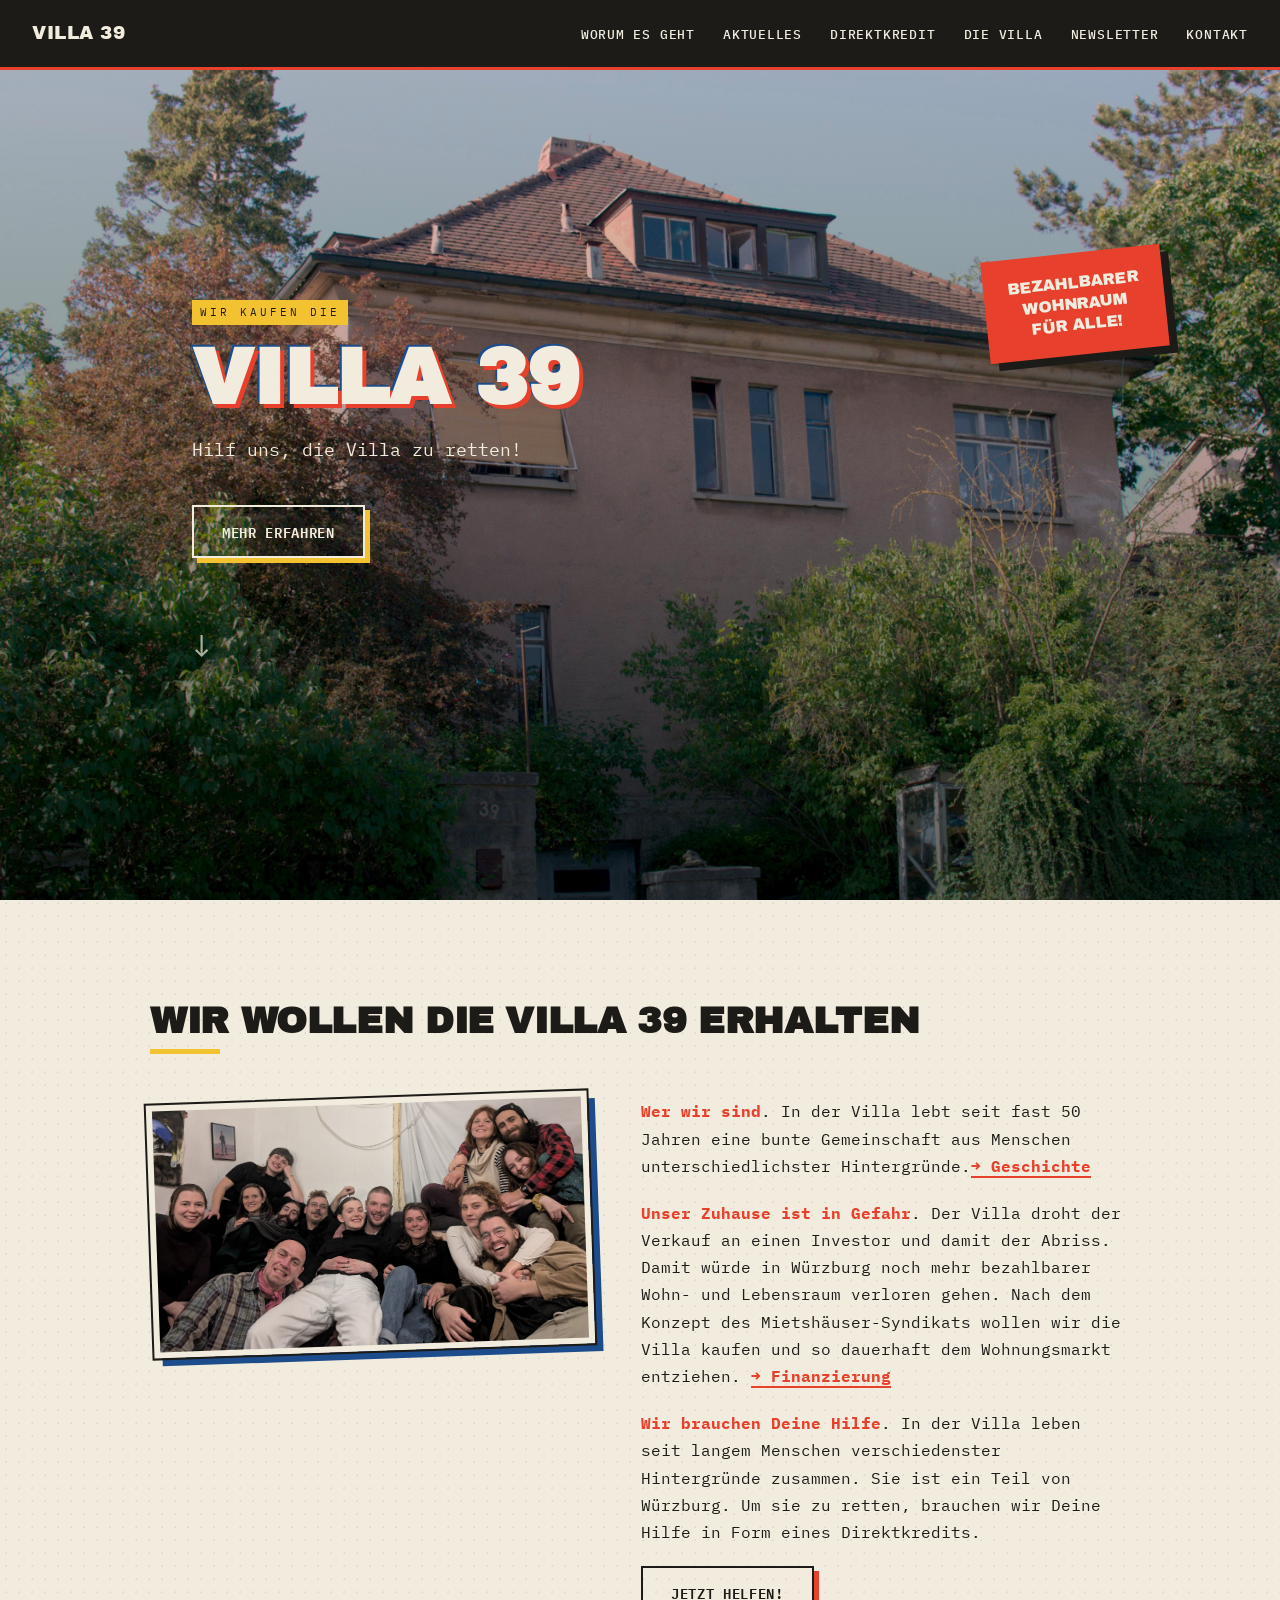
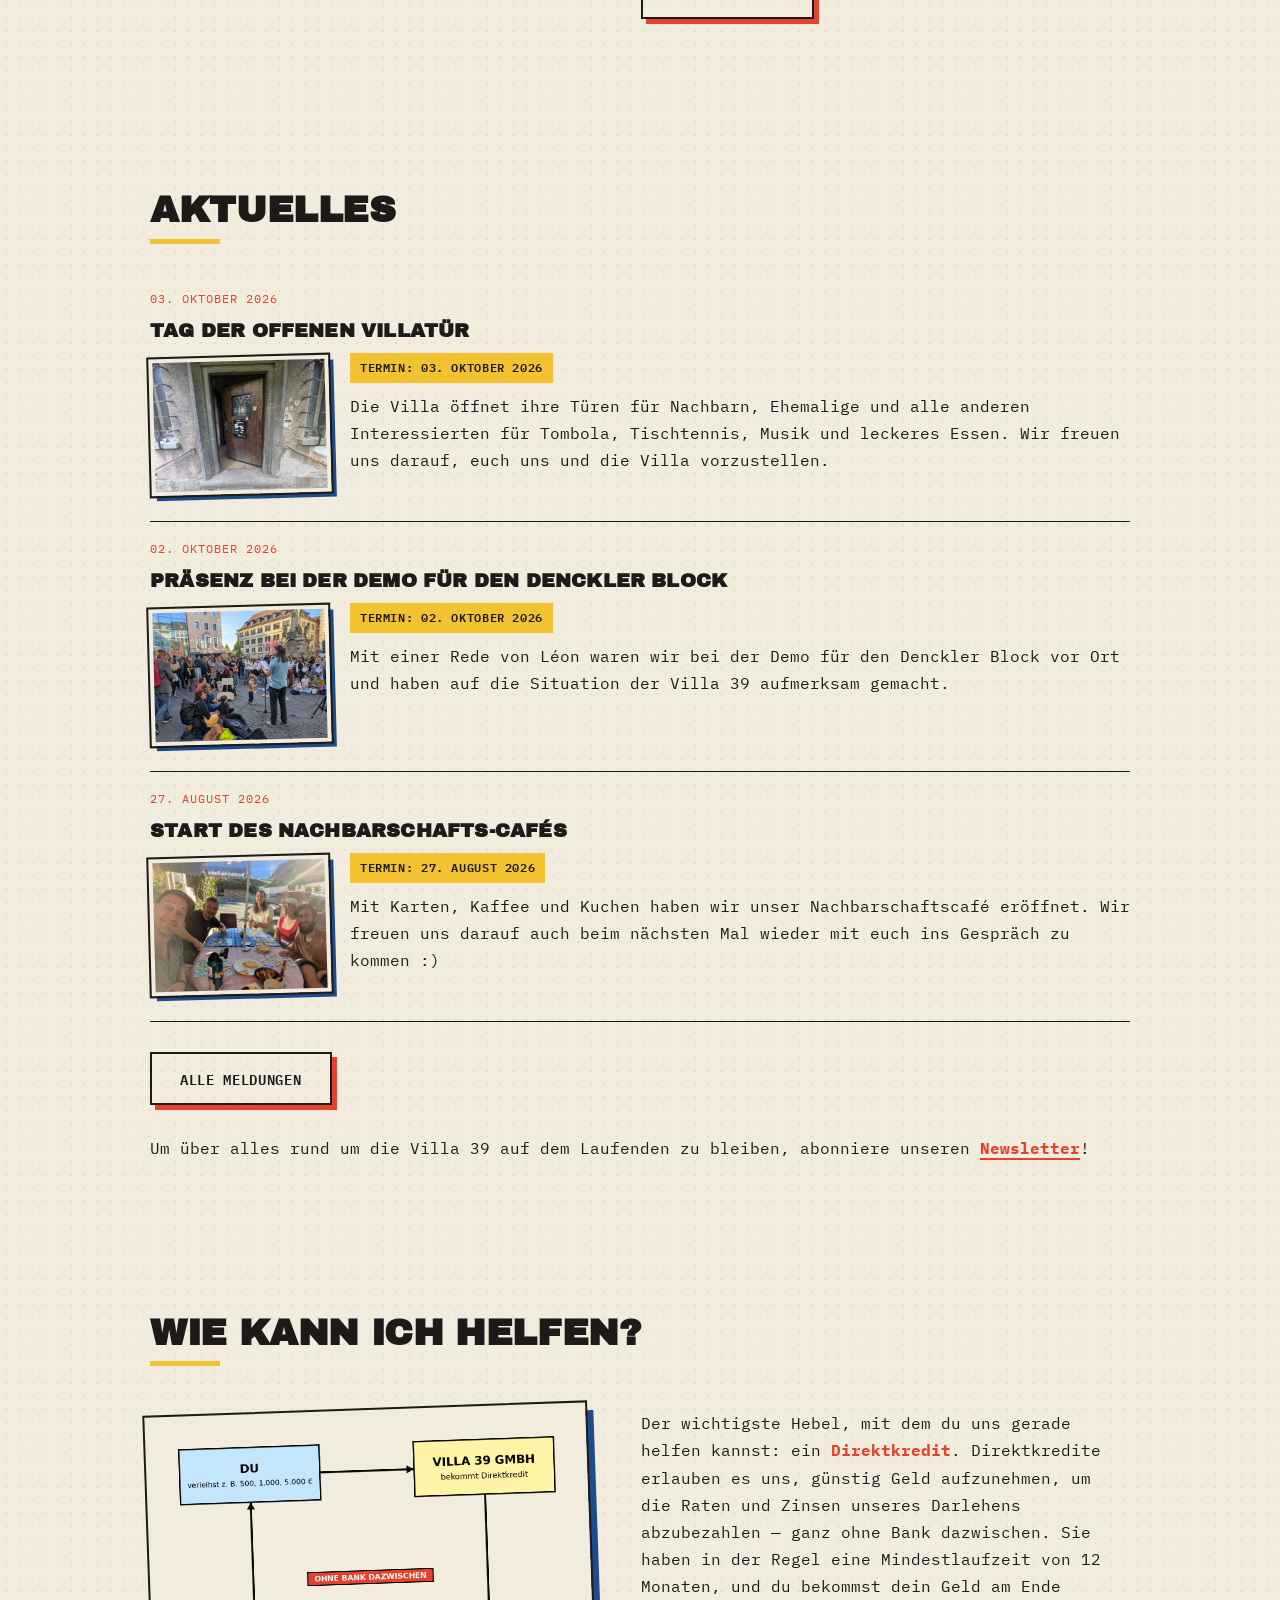
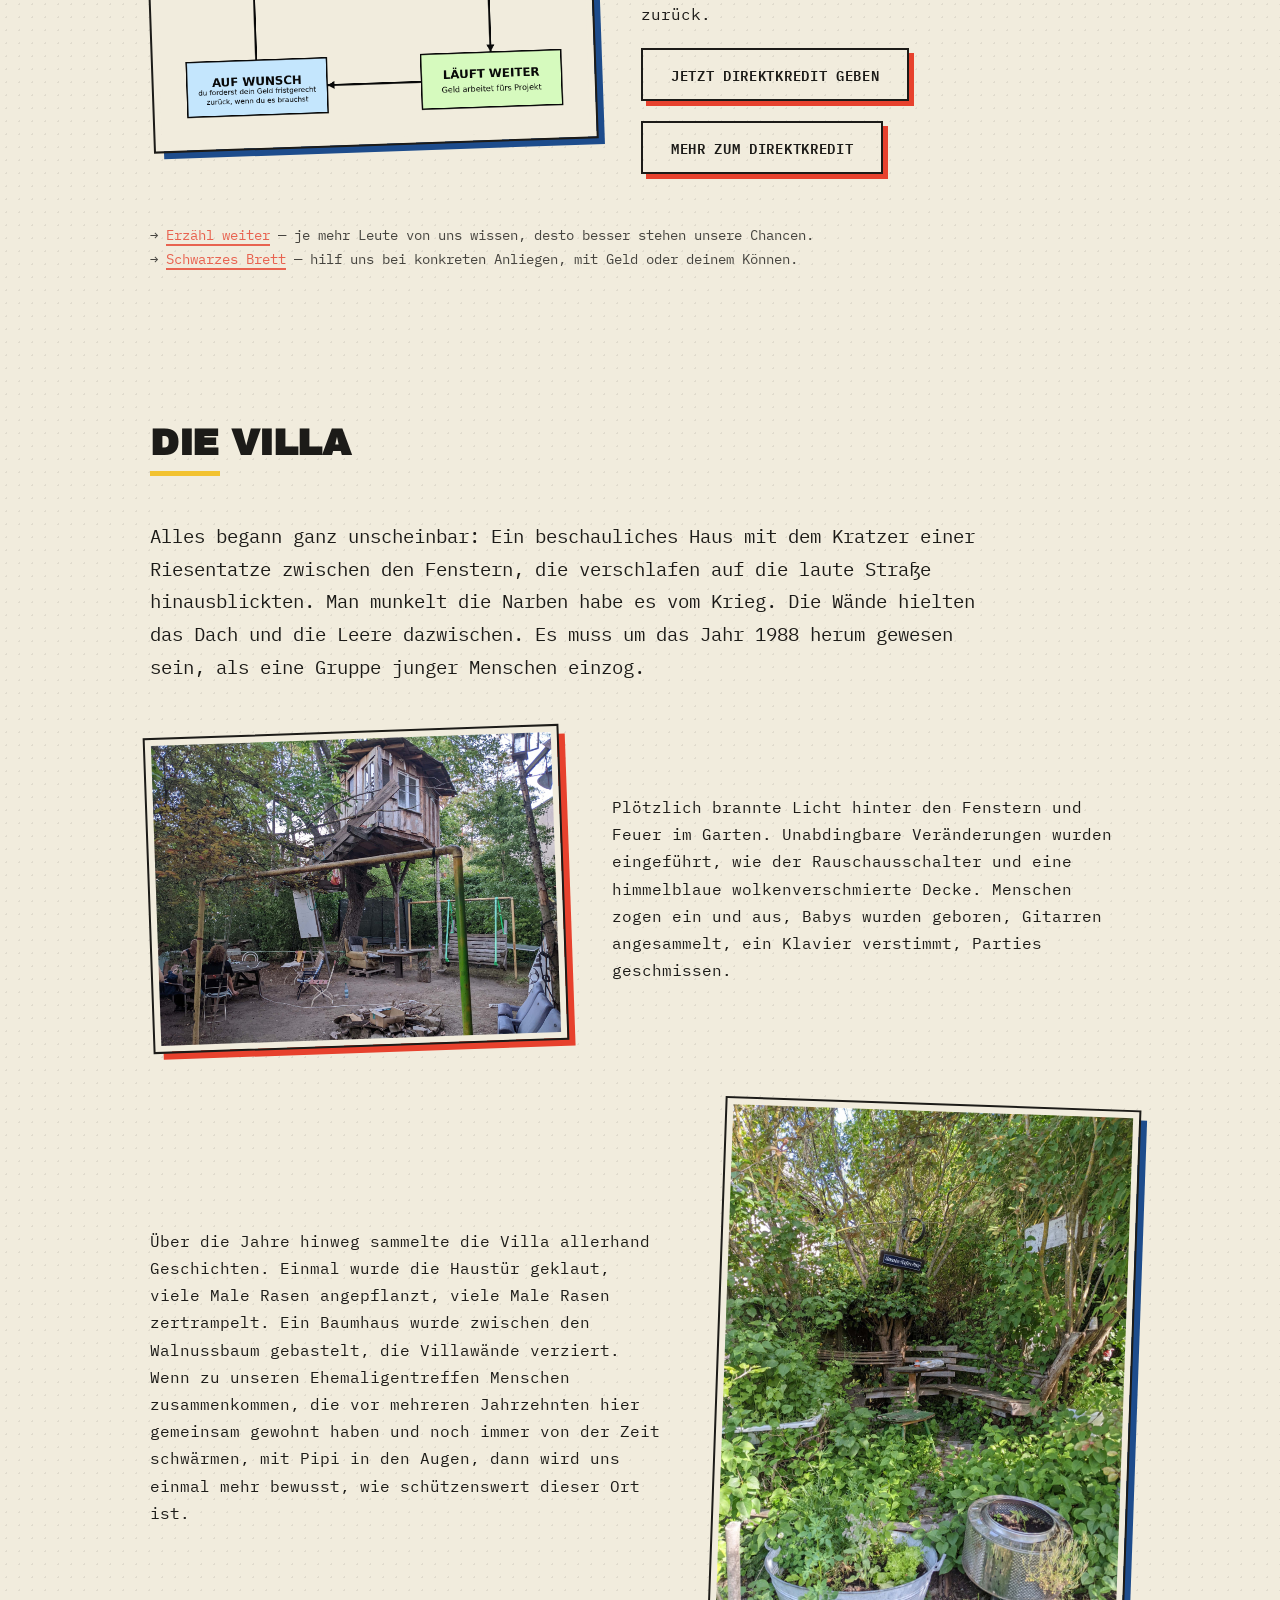
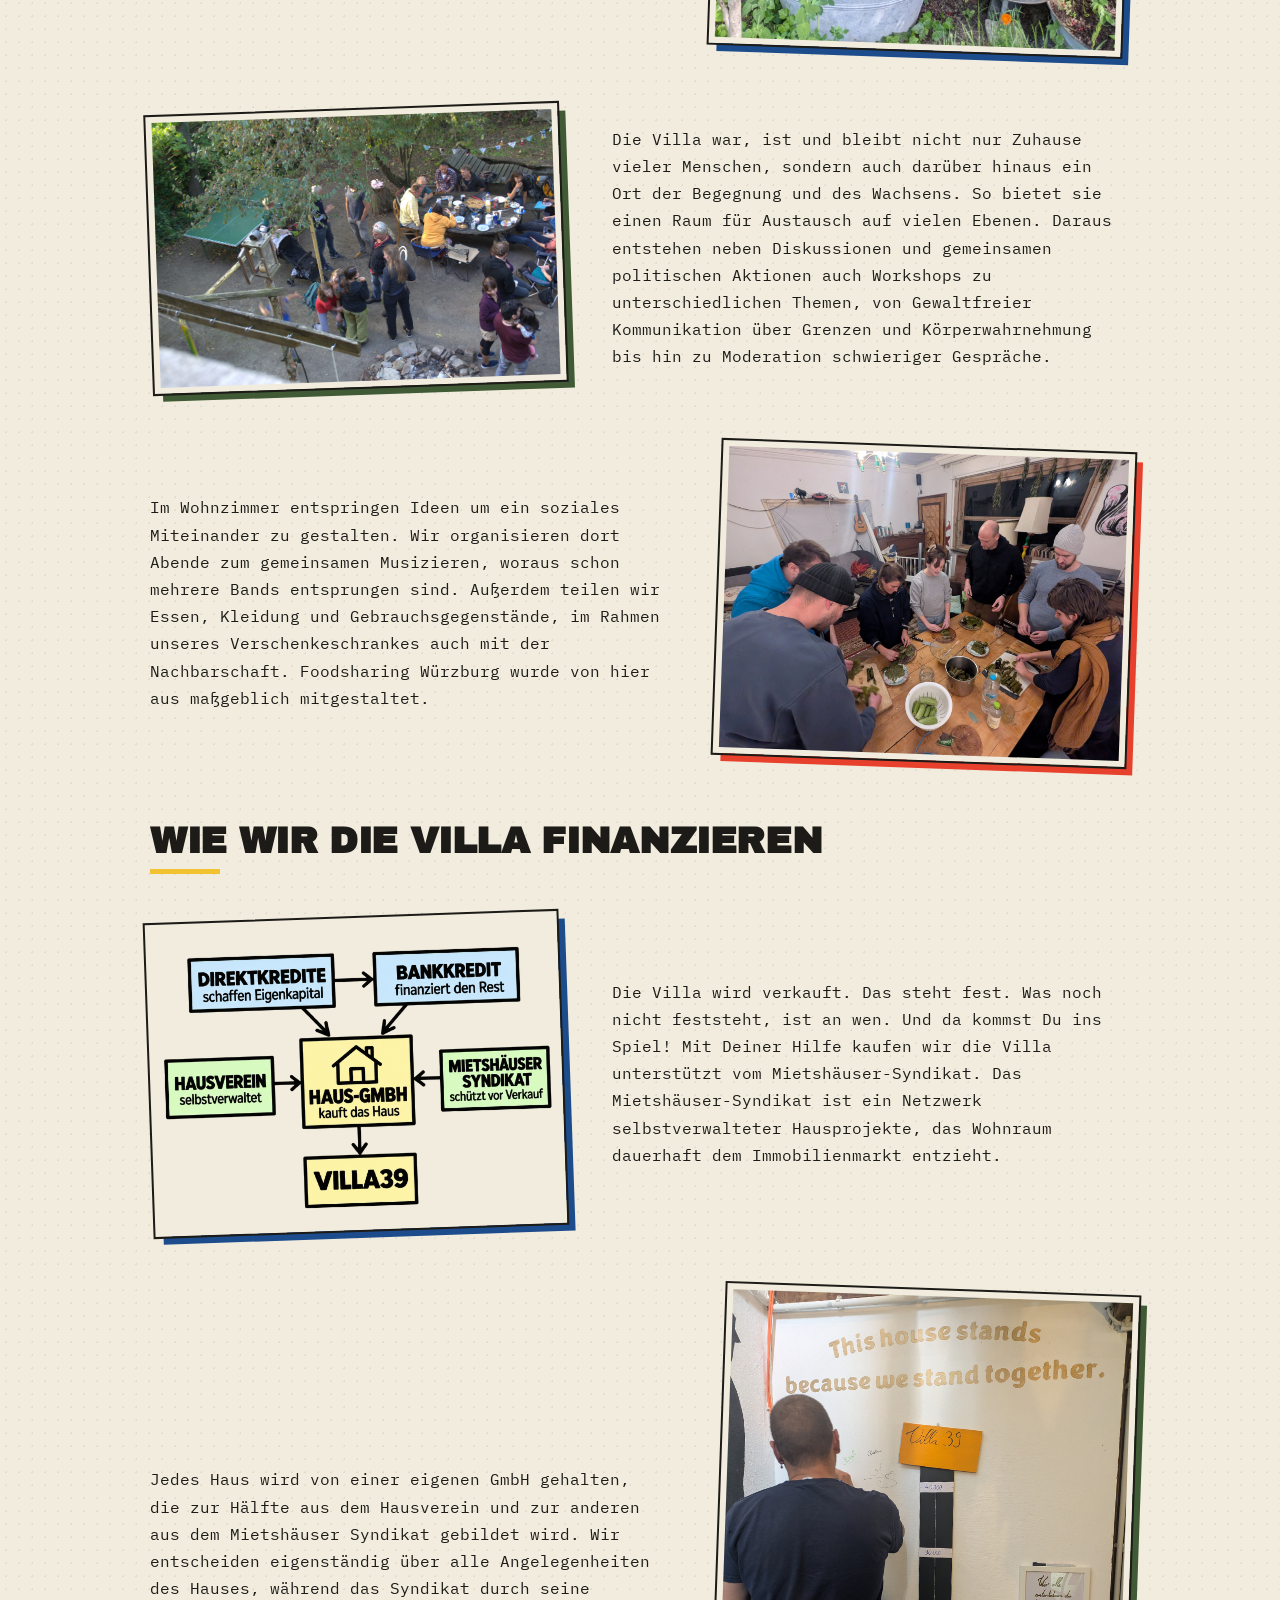
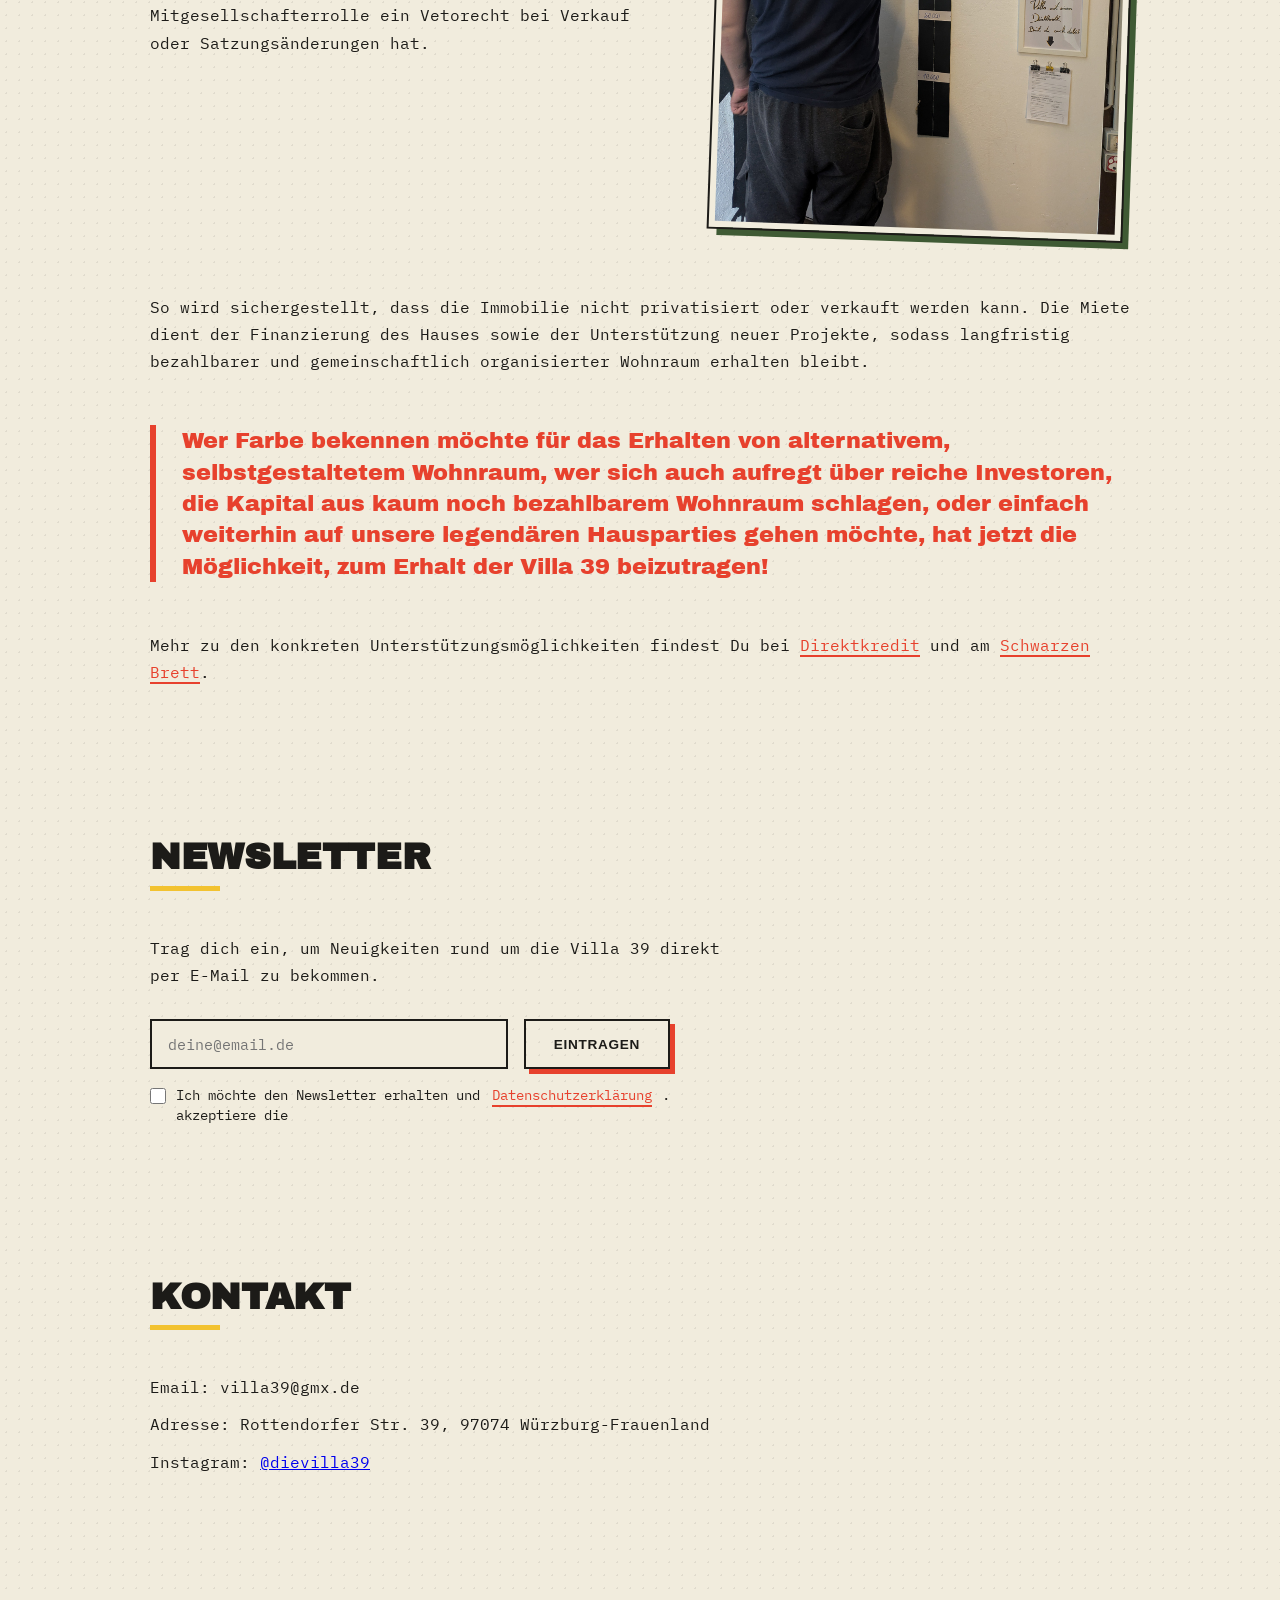
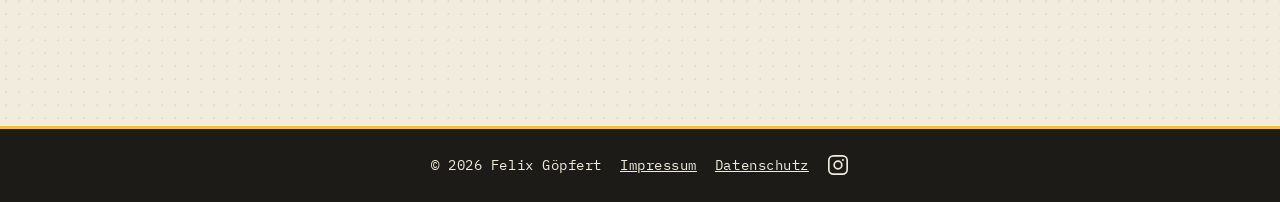
<file: index.html>
<!DOCTYPE html>
<html lang="de">

<head>
    <meta charset="UTF-8">
    <meta name="viewport" content="width=device-width, initial-scale=1.0">

    <title>Villa 39</title>

    <link rel="icon" href="favicon.ico" sizes="any">
    <link rel="icon" type="image/png" sizes="32x32" href="favicon-32x32.png">
    <link rel="icon" type="image/png" sizes="16x16" href="favicon-16x16.png">
    <link rel="apple-touch-icon" href="apple-touch-icon.png">

    <!-- Google Fonts -->
    <link rel="preconnect" href="https://fonts.googleapis.com">
    <link rel="preconnect" href="https://fonts.gstatic.com" crossorigin>

    <link href="https://fonts.googleapis.com/css2?family=Archivo+Black&family=IBM+Plex+Mono:wght@400;500;600;700&family=Permanent+Marker&display=swap"
        rel="stylesheet">

    <link rel="stylesheet" href="style.css">
</head>

<body>

    <nav>

        <a href="#" class="logo">Villa 39</a>

        <button class="hamburger" id="hamburgerBtn" aria-label="Menü öffnen" aria-expanded="false">
            <span></span>
            <span></span>
            <span></span>
        </button>

        <ul id="navLinks">
            <li><a href="#about">Worum es geht</a></li>
            <li><a href="#aktuelles">Aktuelles</a></li>
            <li><a href="#support">Direktkredit</a></li>
            <li><a href="#geschichte">Die Villa</a></li>
            <li><a href="#newsletter">Newsletter</a></li>
            <li><a href="#contact">Kontakt</a></li>
        </ul>

    </nav>

   <header class="hero">

    <div class="hero-content">

        <p class="eyebrow">Wir kaufen die</p>

        <h1>Villa 39</h1>

        <p class="subtitle">
            Hilf uns, die Villa zu retten!
        </p>

        <a href="#about" class="button">Mehr erfahren</a>

        <div class="scroll-indicator">
            ↓
        </div>

    </div>

    <div class="stamp">Bezahlbarer<br>Wohnraum<br>für alle!</div>

</header>
 
    <main>

        <section id="about">

            <h2>Wir wollen die Villa 39 erhalten</h2>

            <div class="about-grid">

                <img src="images/about.jpg" alt="Villa 39">

                <div>

                     <p>
                        <strong>Wer wir sind</strong>. In der Villa lebt seit fast 50 Jahren eine bunte Gemeinschaft aus Menschen unterschiedlichster Hintergründe.<a href="#geschichte" class="inline-link"><strong>→ Geschichte</strong></a>
                    </p>
                    <p>
                        <strong>Unser Zuhause ist in Gefahr</strong>. Der Villa droht der Verkauf an einen Investor und damit der Abriss. Damit würde in Würzburg noch mehr bezahlbarer Wohn- und Lebensraum verloren gehen. Nach dem Konzept des Mietshäuser-Syndikats wollen wir die Villa kaufen und so dauerhaft dem Wohnungsmarkt entziehen. <a href="#finanzierung" class="inline-link"><strong>→ Finanzierung</strong></a>
                    </p>

                    <p>
                        <strong>Wir brauchen Deine Hilfe</strong>. In der Villa leben seit langem Menschen verschiedenster Hintergründe zusammen. Sie ist ein Teil von Würzburg. Um sie zu retten, brauchen wir Deine Hilfe in Form eines Direktkredits.</p>
                    <p class="about-cta"><a href="#support" class="button button--dark">Jetzt helfen!</a></p>

                </div>

            </div>

        </section>

            <section id="aktuelles">

        <h2>Aktuelles</h2>

            <div class="aktuelles-list" id="aktuellesList">
            <p class="aktuelles-fallback">Meldungen werden geladen …</p>
         </div>

         <p class="about-cta"><a href="aktuelles.html" class="button button--dark">Alle Meldungen</a></p>

         <p>Um über alles rund um die Villa 39 auf dem Laufenden zu bleiben, abonniere unseren <a href="#newsletter" class="inline-link"><strong>Newsletter</strong></a>!</p>

        </section>


        <section id="support">

            <h2>Wie kann ich helfen?</h2>

            <div class="about-grid">
                <img src="images/direktkredit-diagramm.png" alt="Wie ein Direktkredit funktioniert">
                <div>
                    <p>
                        Der wichtigste Hebel, mit dem du uns gerade helfen kannst: ein <strong>Direktkredit</strong>. Direktkredite erlauben es uns, günstig Geld aufzunehmen, um die Raten und Zinsen unseres Darlehens abzubezahlen — ganz ohne Bank dazwischen. Sie haben in der Regel eine Mindestlaufzeit von 12 Monaten, und du bekommst dein Geld am Ende zurück.
                    </p>
                 <p class="about-cta"><a href="mailto:villa39@gmx.de?subject=Interesse%20an%20einem%20Direktkredit&body=Hallo%20liebe%20Villa%2039%2C%0A%0Aich%20m%C3%B6chte%20euch%20gerne%20mit%20einem%20Direktkredit%20unterst%C3%BCtzen.%0A%0AGew%C3%BCnschter%20Betrag%3A%20%0AGew%C3%BCnschte%20Laufzeit%3A%20%0AMeine%20Telefonnummer%3A%20%0A%0AViele%20Gr%C3%BC%C3%9Fe" class="button button--dark">Jetzt Direktkredit geben</a></p>
                    <p class="about-cta"><a href="direktkredit.html" class="button button--dark">Mehr zum Direktkredit</a></p>
                </div>
            </div>

            <p class="subpage-note-inline">
                → <a href="https://www.instagram.com/dievilla39" target="_blank" rel="noopener" class="inline-link">Erzähl weiter</a> — je mehr Leute von uns wissen, desto besser stehen unsere Chancen.<br>
                → <a href="schwarzes-brett.html" class="inline-link">Schwarzes Brett</a> — hilf uns bei konkreten Anliegen, mit Geld oder deinem Können.
            </p>

        </section>

                <section id="geschichte">

            <h2>Die Villa</h2>

            <p class="story-lead">Alles begann ganz unscheinbar: Ein beschauliches Haus mit dem Kratzer einer Riesentatze zwischen den Fenstern, die verschlafen auf die laute Straße hinausblickten. Man munkelt die Narben habe es vom Krieg. Die Wände hielten das Dach und die Leere dazwischen. Es muss um das Jahr 1988 herum gewesen sein, als eine Gruppe junger Menschen einzog.</p>

            <div class="story-row c-red">
                <img src="images/gallery3.jpg" alt="Lagerfeuer">
                <p>Plötzlich brannte Licht hinter den Fenstern und Feuer im Garten. Unabdingbare Veränderungen wurden eingeführt, wie der Rauschausschalter und eine himmelblaue wolkenverschmierte Decke. Menschen zogen ein und aus, Babys wurden geboren, Gitarren angesammelt, ein Klavier verstimmt, Parties geschmissen.</p>
            </div>

            <div class="story-row reverse c-blue">
                <img src="images/gallery1.jpg" alt="Baumhaus">
                <p>Über die Jahre hinweg sammelte die Villa allerhand Geschichten. Einmal wurde die Haustür geklaut, viele Male Rasen angepflanzt, viele Male Rasen zertrampelt. Ein Baumhaus wurde zwischen den Walnussbaum gebastelt, die Villawände verziert. Wenn zu unseren Ehemaligentreffen Menschen zusammenkommen, die vor mehreren Jahrzehnten hier gemeinsam gewohnt haben und noch immer von der Zeit schwärmen, mit Pipi in den Augen, dann wird uns einmal mehr bewusst, wie schützenswert dieser Ort ist.</p>
            </div>

            <div class="story-row c-green">
                <img src="images/gallery4.jpg" alt="Küche">
                <p>Die Villa war, ist und bleibt nicht nur Zuhause vieler Menschen, sondern auch darüber hinaus ein Ort der Begegnung und des Wachsens. So bietet sie einen Raum für Austausch auf vielen Ebenen. Daraus entstehen neben Diskussionen und gemeinsamen politischen Aktionen auch Workshops zu unterschiedlichen Themen, von Gewaltfreier Kommunikation über Grenzen und Körperwahrnehmung bis hin zu Moderation schwieriger Gespräche.</p>
            </div>

            <div class="story-row reverse c-red">
                <img src="images/gallery2.jpg" alt="Wohnzimmer">
                <p>Im Wohnzimmer entspringen Ideen um ein soziales Miteinander zu gestalten. Wir organisieren dort Abende zum gemeinsamen Musizieren, woraus schon mehrere Bands entsprungen sind. Außerdem teilen wir Essen, Kleidung und Gebrauchsgegenstände, im Rahmen unseres Verschenkeschrankes auch mit der Nachbarschaft. Foodsharing Würzburg wurde von hier aus maßgeblich mitgestaltet.</p>
            </div>

            <h2 id="finanzierung">Wie wir die Villa finanzieren</h2>

            <div class="story-row c-blue">
                <img src="images/gallery5.png" alt="Illustration Finanzierung">
                <p>Die Villa wird verkauft. Das steht fest. Was noch nicht feststeht, ist an wen. Und da kommst Du ins Spiel! Mit Deiner Hilfe kaufen wir die Villa unterstützt vom Mietshäuser-Syndikat. Das Mietshäuser-Syndikat ist ein Netzwerk selbstverwalteter Hausprojekte, das Wohnraum dauerhaft dem Immobilienmarkt entzieht.</p>
            </div>

            <div class="story-row reverse c-green">
                <img src="images/moneymeter.jpg" alt="Money Meter">
                <p>Jedes Haus wird von einer eigenen GmbH gehalten, die zur Hälfte aus dem Hausverein und zur anderen aus dem Mietshäuser Syndikat gebildet wird. Wir entscheiden eigenständig über alle Angelegenheiten des Hauses, während das Syndikat durch seine Mitgesellschafterrolle ein Vetorecht bei Verkauf oder Satzungsänderungen hat.</p>
            </div>

            <p>So wird sichergestellt, dass die Immobilie nicht privatisiert oder verkauft werden kann. Die Miete dient der Finanzierung des Hauses sowie der Unterstützung neuer Projekte, sodass langfristig bezahlbarer und gemeinschaftlich organisierter Wohnraum erhalten bleibt.</p>

            <p class="story-pullquote">Wer Farbe bekennen möchte für das Erhalten von alternativem, selbstgestaltetem Wohnraum, wer sich auch aufregt über reiche Investoren, die Kapital aus kaum noch bezahlbarem Wohnraum schlagen, oder einfach weiterhin auf unsere legendären Hausparties gehen möchte, hat jetzt die Möglichkeit, zum Erhalt der Villa 39 beizutragen!</p>

            <p>
                Mehr zu den konkreten Unterstützungsmöglichkeiten findest Du bei
                <a href="direktkredit.html" class="inline-link">Direktkredit</a> und am
                <a href="schwarzes-brett.html" class="inline-link">Schwarzen Brett</a>.
            </p>

        </section>

        <section id="newsletter">

            <h2>Newsletter</h2>

            <p class="newsletter-intro">
                Trag dich ein, um Neuigkeiten rund um die Villa 39 direkt per E-Mail zu bekommen.
            </p>

            <!--
                Newsletter-Anmeldung läuft über Brevo (siehe action-URL).
                Design bleibt komplett eigenes CSS — Brevos eigene Formular-
                Optik/Skripte werden bewusst nicht eingebunden.
            -->
            <form class="newsletter-form" action="https://c9697a30.sibforms.com/serve/[base64]" method="post">

                <div class="newsletter-row">
                    <input type="email" name="EMAIL" placeholder="deine@email.de" required aria-label="E-Mail-Adresse">
                    <button type="submit" class="button button--dark">Eintragen</button>
                </div>

                <label class="newsletter-consent">
                    <input type="checkbox" name="OPT_IN" required>
                    Ich möchte den Newsletter erhalten und akzeptiere die <a href="datenschutz.html" class="inline-link">Datenschutzerklärung</a>.
                </label>

                <!-- Brevo-Pflichtfelder: Anti-Spam-Honeypot + Sprache -->
                <input type="text" name="email_address_check" value="" class="newsletter-honeypot" tabindex="-1" autocomplete="off">
                <input type="hidden" name="locale" value="de">
            </form>

        </section>


        <section id="contact">

            <h2>Kontakt</h2>

            <p>Email: villa39@gmx.de</p>
            <p>Adresse: Rottendorfer Str. 39, 97074 Würzburg-Frauenland</p>
            <p>Instagram: <a href="https://www.instagram.com/dievilla39" target="_blank" rel="noopener">@dievilla39</a></p>

        </section>

    </main>

    <footer>

        <p>© 2026 Felix Göpfert</p>
        <p><a href="impressum.html">Impressum</a></p>
        <p><a href="datenschutz.html">Datenschutz</a></p>
        <a href="https://www.instagram.com/dievilla39" target="_blank" rel="noopener" class="footer-social" aria-label="Villa 39 auf Instagram">
            <svg viewBox="0 0 24 24" width="22" height="22" fill="none" stroke="currentColor" stroke-width="1.8">
                <rect x="2" y="2" width="20" height="20" rx="5"/>
                <circle cx="12" cy="12" r="4.2"/>
                <circle cx="17.4" cy="6.6" r="1.1" fill="currentColor" stroke="none"/>
            </svg>
        </a>

    </footer>

    <script>
        const hamburgerBtn = document.getElementById('hamburgerBtn');
        const navLinks = document.getElementById('navLinks');

        hamburgerBtn.addEventListener('click', () => {
            const isOpen = navLinks.classList.toggle('is-open');
            hamburgerBtn.classList.toggle('is-open', isOpen);
            hamburgerBtn.setAttribute('aria-expanded', isOpen);
        });

        navLinks.querySelectorAll('a').forEach(link => {
            link.addEventListener('click', () => {
                navLinks.classList.remove('is-open');
                hamburgerBtn.classList.remove('is-open');
                hamburgerBtn.setAttribute('aria-expanded', 'false');
            });
        });

        // Aktuelles: Meldungen aus news.json laden und anzeigen.
        // Neue Meldung hinzufügen = einfach neuen Eintrag in news.json ergänzen.
        const aktuellesList = document.getElementById('aktuellesList');

        fetch('news.json')
            .then(res => {
                if (!res.ok) throw new Error('news.json nicht gefunden');
                return res.json();
            })
            .then(items => {
                aktuellesList.innerHTML = '';

                items
                    .slice()
                    .sort((a, b) => new Date(b.date) - new Date(a.date))
                    .slice(0, 3)
                    .forEach(item => {
                        const entry = document.createElement('article');
                        entry.className = 'aktuelles-item';

                        const formattedDate = new Date(item.date).toLocaleDateString('de-DE', {
                            day: '2-digit', month: 'long', year: 'numeric'
                        });

                        const dateEl = document.createElement('p');
                        dateEl.className = 'aktuelles-date';
                        dateEl.textContent = formattedDate;

                        const titleEl = document.createElement('h3');
                        titleEl.textContent = item.title;

                        entry.append(dateEl, titleEl);

                        if (item.image) {
                            const imageEl = document.createElement('img');
                            imageEl.className = 'aktuelles-image';
                            imageEl.src = item.image;
                            imageEl.alt = item.imageAlt || '';
                            imageEl.loading = 'lazy';
                            entry.append(imageEl);
                        }

                        if (item.eventDate) {
                            const eventEl = document.createElement('p');
                            eventEl.className = 'aktuelles-event-date';
                            const formattedEventDate = new Date(item.eventDate).toLocaleDateString('de-DE', {
                                day: '2-digit', month: 'long', year: 'numeric'
                            });
                            eventEl.textContent = `Termin: ${formattedEventDate}`;
                            entry.append(eventEl);
                        }

                        const textEl = document.createElement('p');
                        textEl.textContent = item.text;
                        entry.append(textEl);

                        aktuellesList.appendChild(entry);
                    });
            })
            .catch(() => {
                aktuellesList.innerHTML = '<p class="aktuelles-fallback">Aktuell keine Meldungen. (Hinweis: news.json muss über einen Server ausgeliefert werden, nicht per Doppelklick geöffnet.)</p>';
            });
    </script>

</body>

</html>
</file>
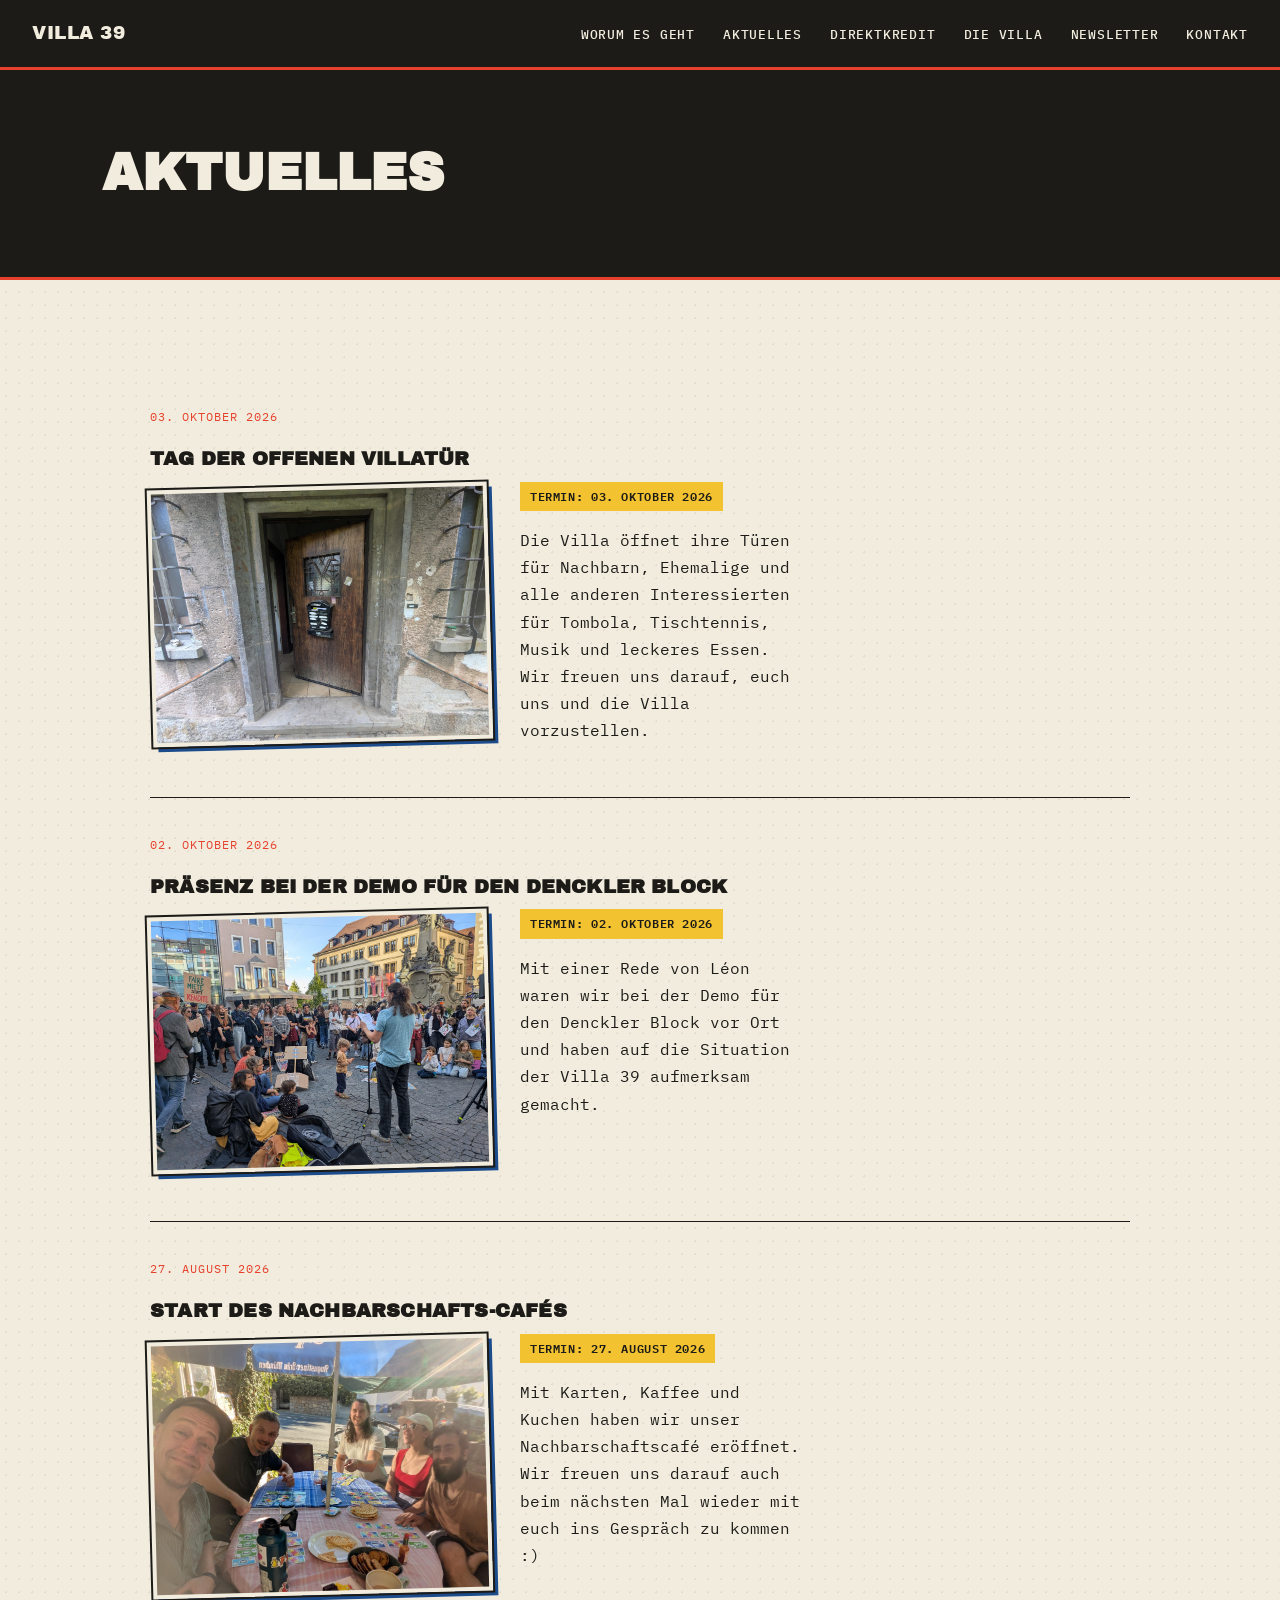
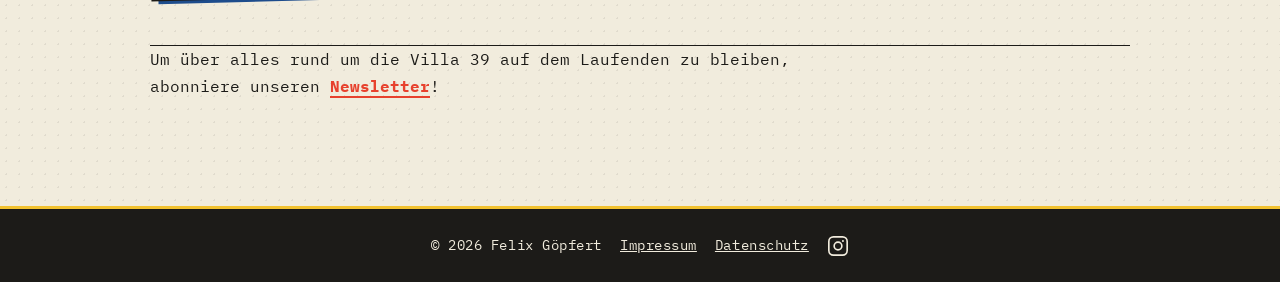
<file: aktuelles.html>
<!DOCTYPE html>
<html lang="de">

<head>
    <meta charset="UTF-8">
    <meta name="viewport" content="width=device-width, initial-scale=1.0">

    <title>Aktuelles — Villa 39</title>

    <link rel="icon" href="favicon.ico" sizes="any">
    <link rel="icon" type="image/png" sizes="32x32" href="favicon-32x32.png">
    <link rel="icon" type="image/png" sizes="16x16" href="favicon-16x16.png">
    <link rel="apple-touch-icon" href="apple-touch-icon.png">

    <link rel="preconnect" href="https://fonts.googleapis.com">
    <link rel="preconnect" href="https://fonts.gstatic.com" crossorigin>

    <link href="https://fonts.googleapis.com/css2?family=Archivo+Black&family=IBM+Plex+Mono:wght@400;500;600;700&family=Permanent+Marker&display=swap"
        rel="stylesheet">

    <link rel="stylesheet" href="style.css">
</head>

<body>

    <nav>

        <a href="index.html" class="logo">Villa 39</a>

        <button class="hamburger" id="hamburgerBtn" aria-label="Menü öffnen" aria-expanded="false">
            <span></span>
            <span></span>
            <span></span>
        </button>

        <ul id="navLinks">
            <li><a href="index.html#about">Worum es geht</a></li>
            <li><a href="aktuelles.html">Aktuelles</a></li>
            <li><a href="index.html#support">Direktkredit</a></li>
            <li><a href="index.html#geschichte">Die Villa</a></li>
            <li><a href="index.html#newsletter">Newsletter</a></li>
            <li><a href="index.html#contact">Kontakt</a></li>
        </ul>

    </nav>

    <header class="subpage-hero">
        <h1>Aktuelles</h1>
    </header>

    <main class="subpage-content subpage-content--wide">

        <div class="aktuelles-list aktuelles-list--full" id="aktuellesList">
            <p class="aktuelles-fallback">Meldungen werden geladen …</p>
        </div>

        <p>Um über alles rund um die Villa 39 auf dem Laufenden zu bleiben, abonniere unseren <a href="index.html#newsletter" class="inline-link"><strong>Newsletter</strong></a>!</p>

    </main>

    <footer>

        <p>© 2026 Felix Göpfert</p>
        <p><a href="impressum.html">Impressum</a></p>
        <p><a href="datenschutz.html">Datenschutz</a></p>

        <a href="https://www.instagram.com/dievilla39" target="_blank" rel="noopener" class="footer-social" aria-label="Villa 39 auf Instagram">
            <svg viewBox="0 0 24 24" width="22" height="22" fill="none" stroke="currentColor" stroke-width="1.8">
                <rect x="2" y="2" width="20" height="20" rx="5"/>
                <circle cx="12" cy="12" r="4.2"/>
                <circle cx="17.4" cy="6.6" r="1.1" fill="currentColor" stroke="none"/>
            </svg>
        </a>

    </footer>

    <script>
        const hamburgerBtn = document.getElementById('hamburgerBtn');
        const navLinks = document.getElementById('navLinks');

        hamburgerBtn.addEventListener('click', () => {
            const isOpen = navLinks.classList.toggle('is-open');
            hamburgerBtn.classList.toggle('is-open', isOpen);
            hamburgerBtn.setAttribute('aria-expanded', isOpen);
        });

        navLinks.querySelectorAll('a').forEach(link => {
            link.addEventListener('click', () => {
                navLinks.classList.remove('is-open');
                hamburgerBtn.classList.remove('is-open');
                hamburgerBtn.setAttribute('aria-expanded', 'false');
            });
        });

        // Aktuelles: alle Meldungen aus news.json laden und anzeigen.
        // Neue Meldung hinzufügen = einfach neuen Eintrag in news.json ergänzen.
        const aktuellesList = document.getElementById('aktuellesList');

        fetch('news.json')
            .then(res => {
                if (!res.ok) throw new Error('news.json nicht gefunden');
                return res.json();
            })
            .then(items => {
                aktuellesList.innerHTML = '';

                items
                    .slice()
                    .sort((a, b) => new Date(b.date) - new Date(a.date))
                    .forEach(item => {
                        const entry = document.createElement('article');
                        entry.className = 'aktuelles-item';

                        const formattedDate = new Date(item.date).toLocaleDateString('de-DE', {
                            day: '2-digit', month: 'long', year: 'numeric'
                        });

                        const dateEl = document.createElement('p');
                        dateEl.className = 'aktuelles-date';
                        dateEl.textContent = formattedDate;

                        const titleEl = document.createElement('h3');
                        titleEl.textContent = item.title;

                        entry.append(dateEl, titleEl);

                        if (item.image) {
                            const imageEl = document.createElement('img');
                            imageEl.className = 'aktuelles-image';
                            imageEl.src = item.image;
                            imageEl.alt = item.imageAlt || '';
                            imageEl.loading = 'lazy';
                            entry.append(imageEl);
                        }

                        if (item.eventDate) {
                            const eventEl = document.createElement('p');
                            eventEl.className = 'aktuelles-event-date';
                            const formattedEventDate = new Date(item.eventDate).toLocaleDateString('de-DE', {
                                day: '2-digit', month: 'long', year: 'numeric'
                            });
                            eventEl.textContent = `Termin: ${formattedEventDate}`;
                            entry.append(eventEl);
                        }

                        const textEl = document.createElement('p');
                        textEl.textContent = item.text;
                        entry.append(textEl);

                        aktuellesList.appendChild(entry);
                    });
            })
            .catch(() => {
                aktuellesList.innerHTML = '<p class="aktuelles-fallback">Aktuell keine Meldungen. (Hinweis: news.json muss über einen Server ausgeliefert werden, nicht per Doppelklick geöffnet.)</p>';
            });
    </script>

</body>

</html>
</file>
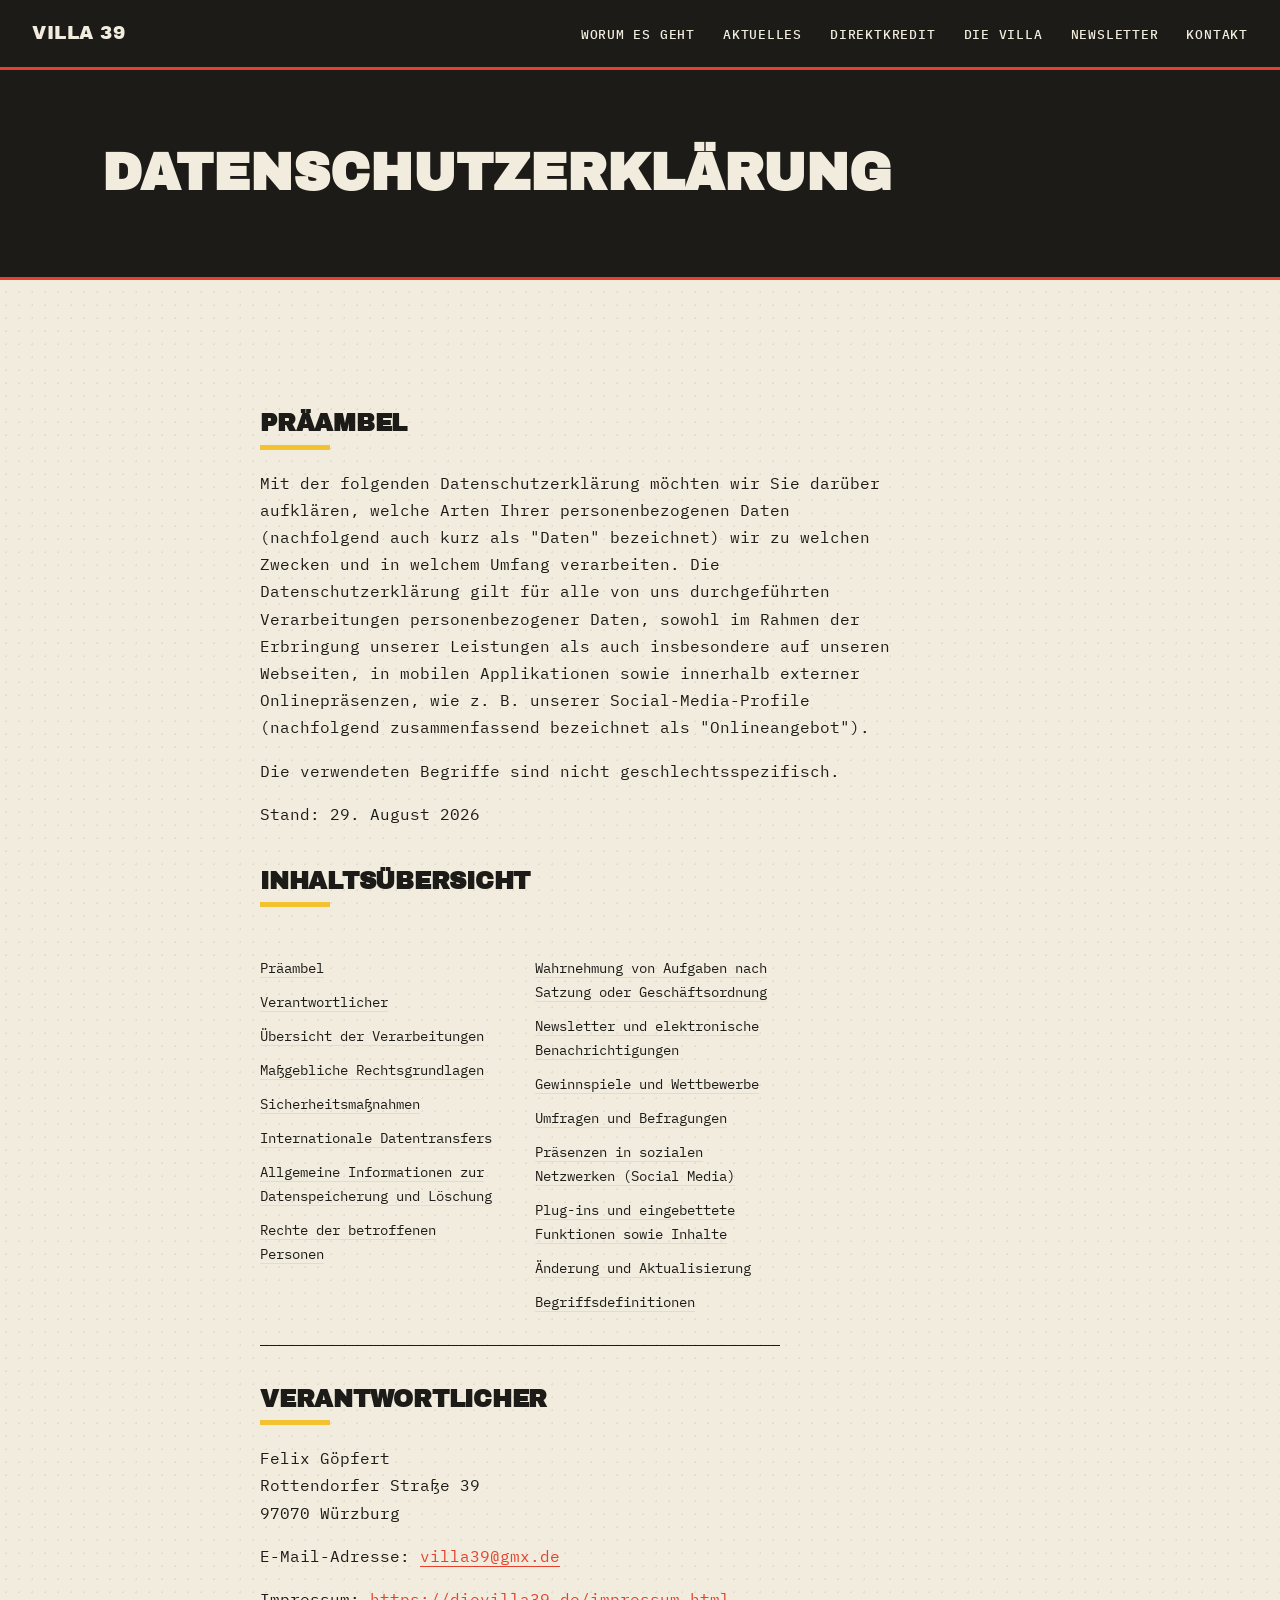
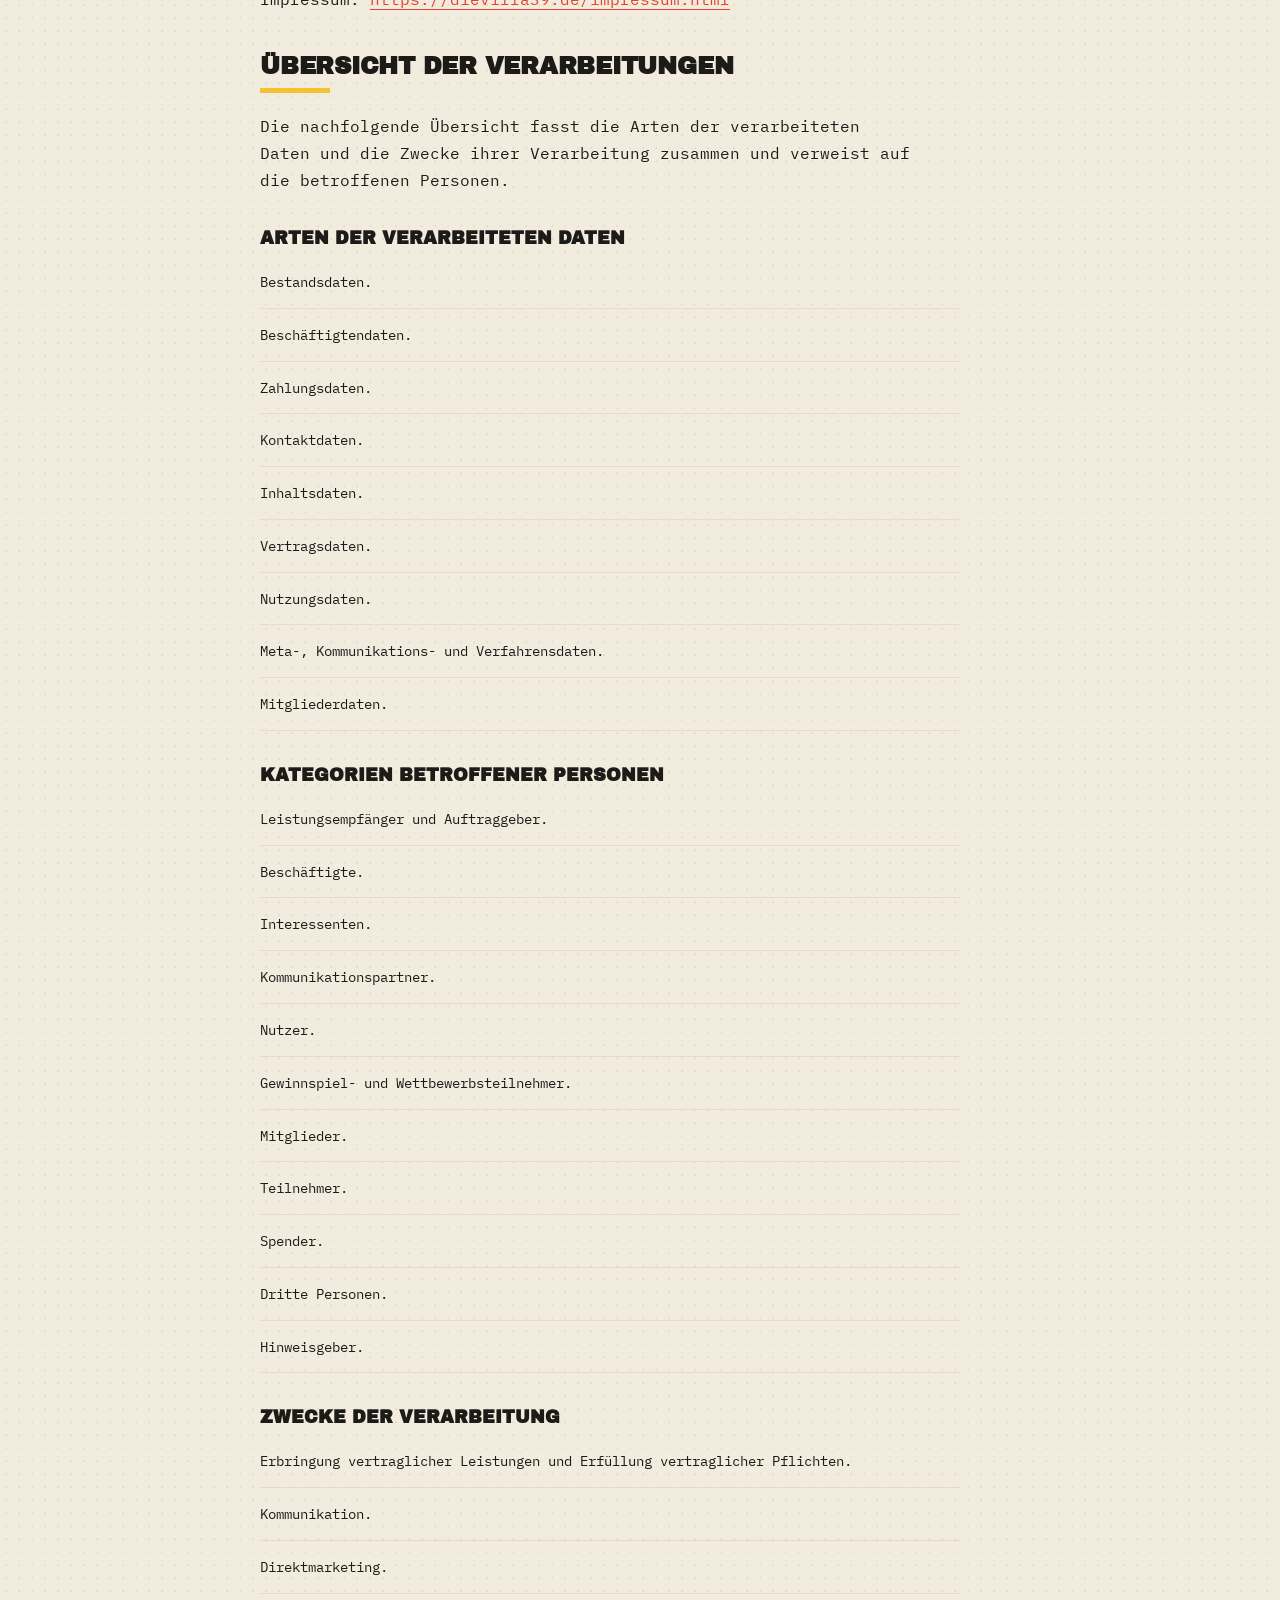
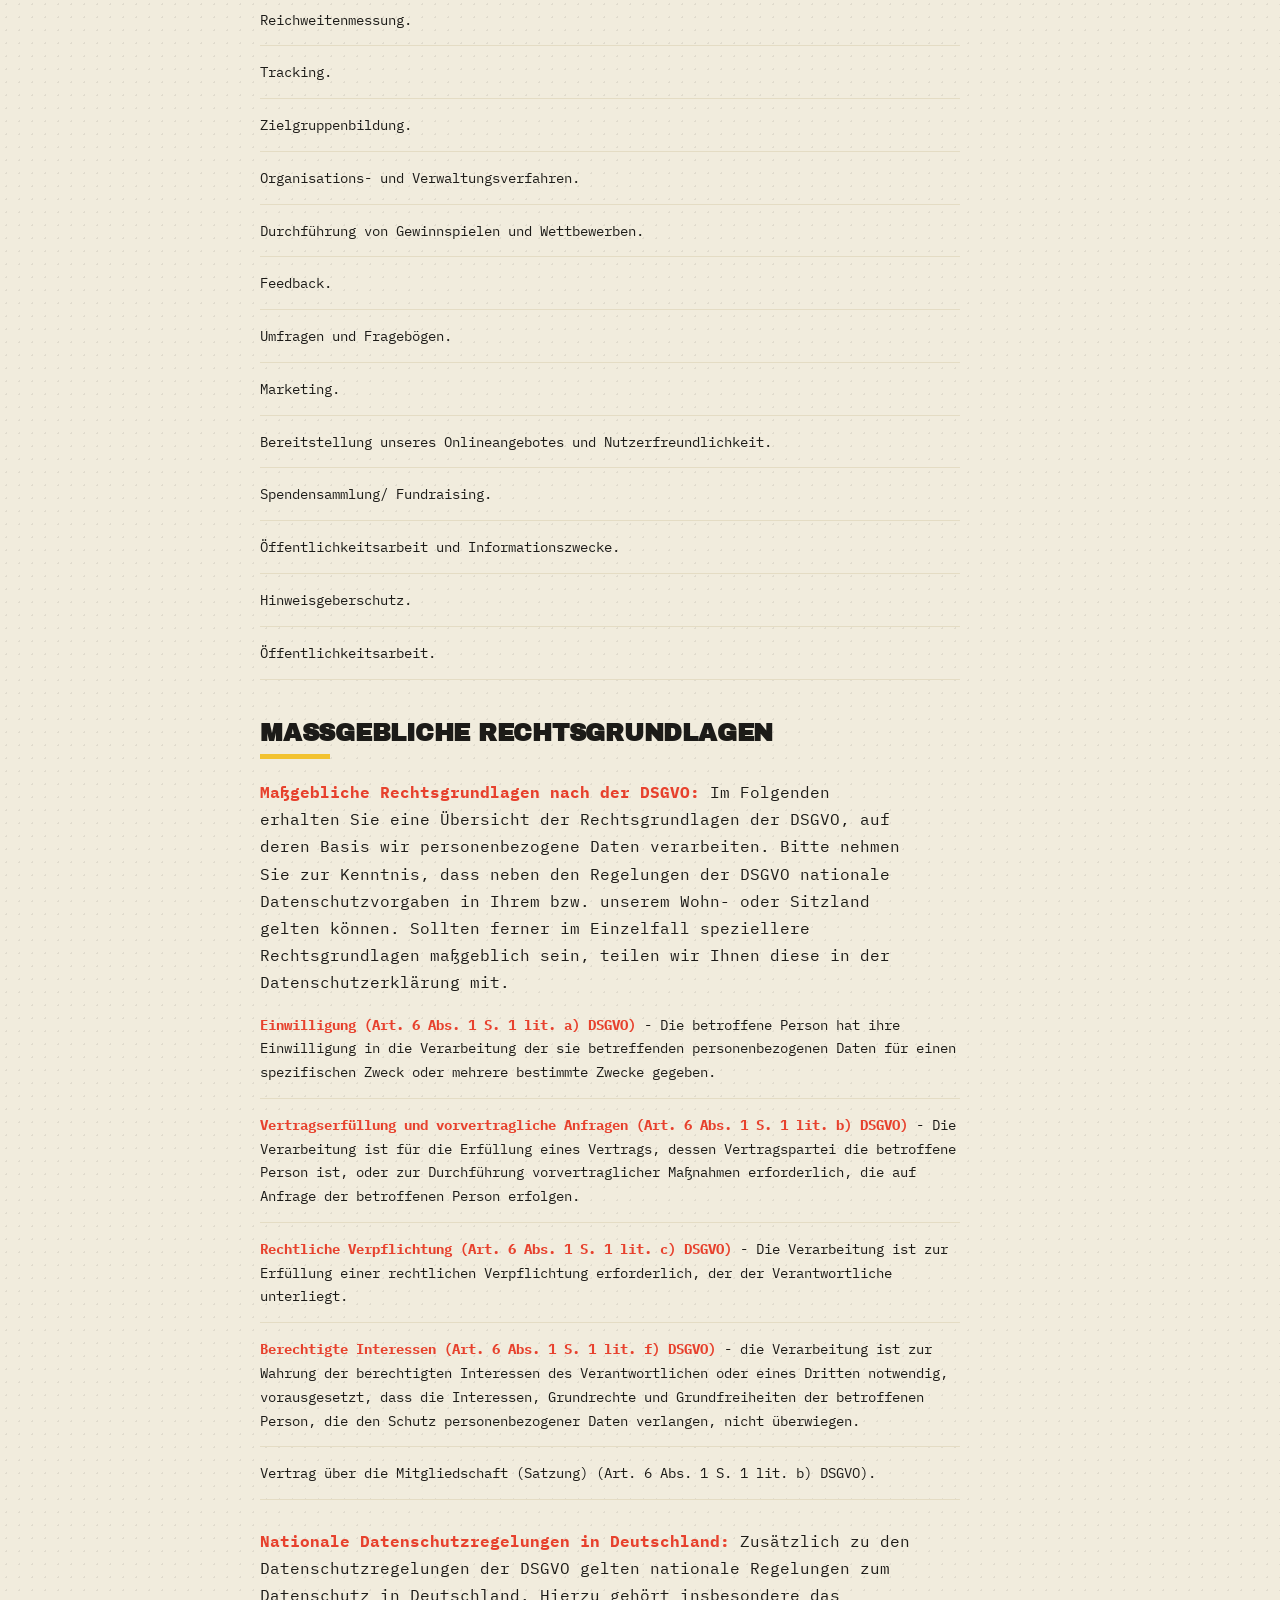
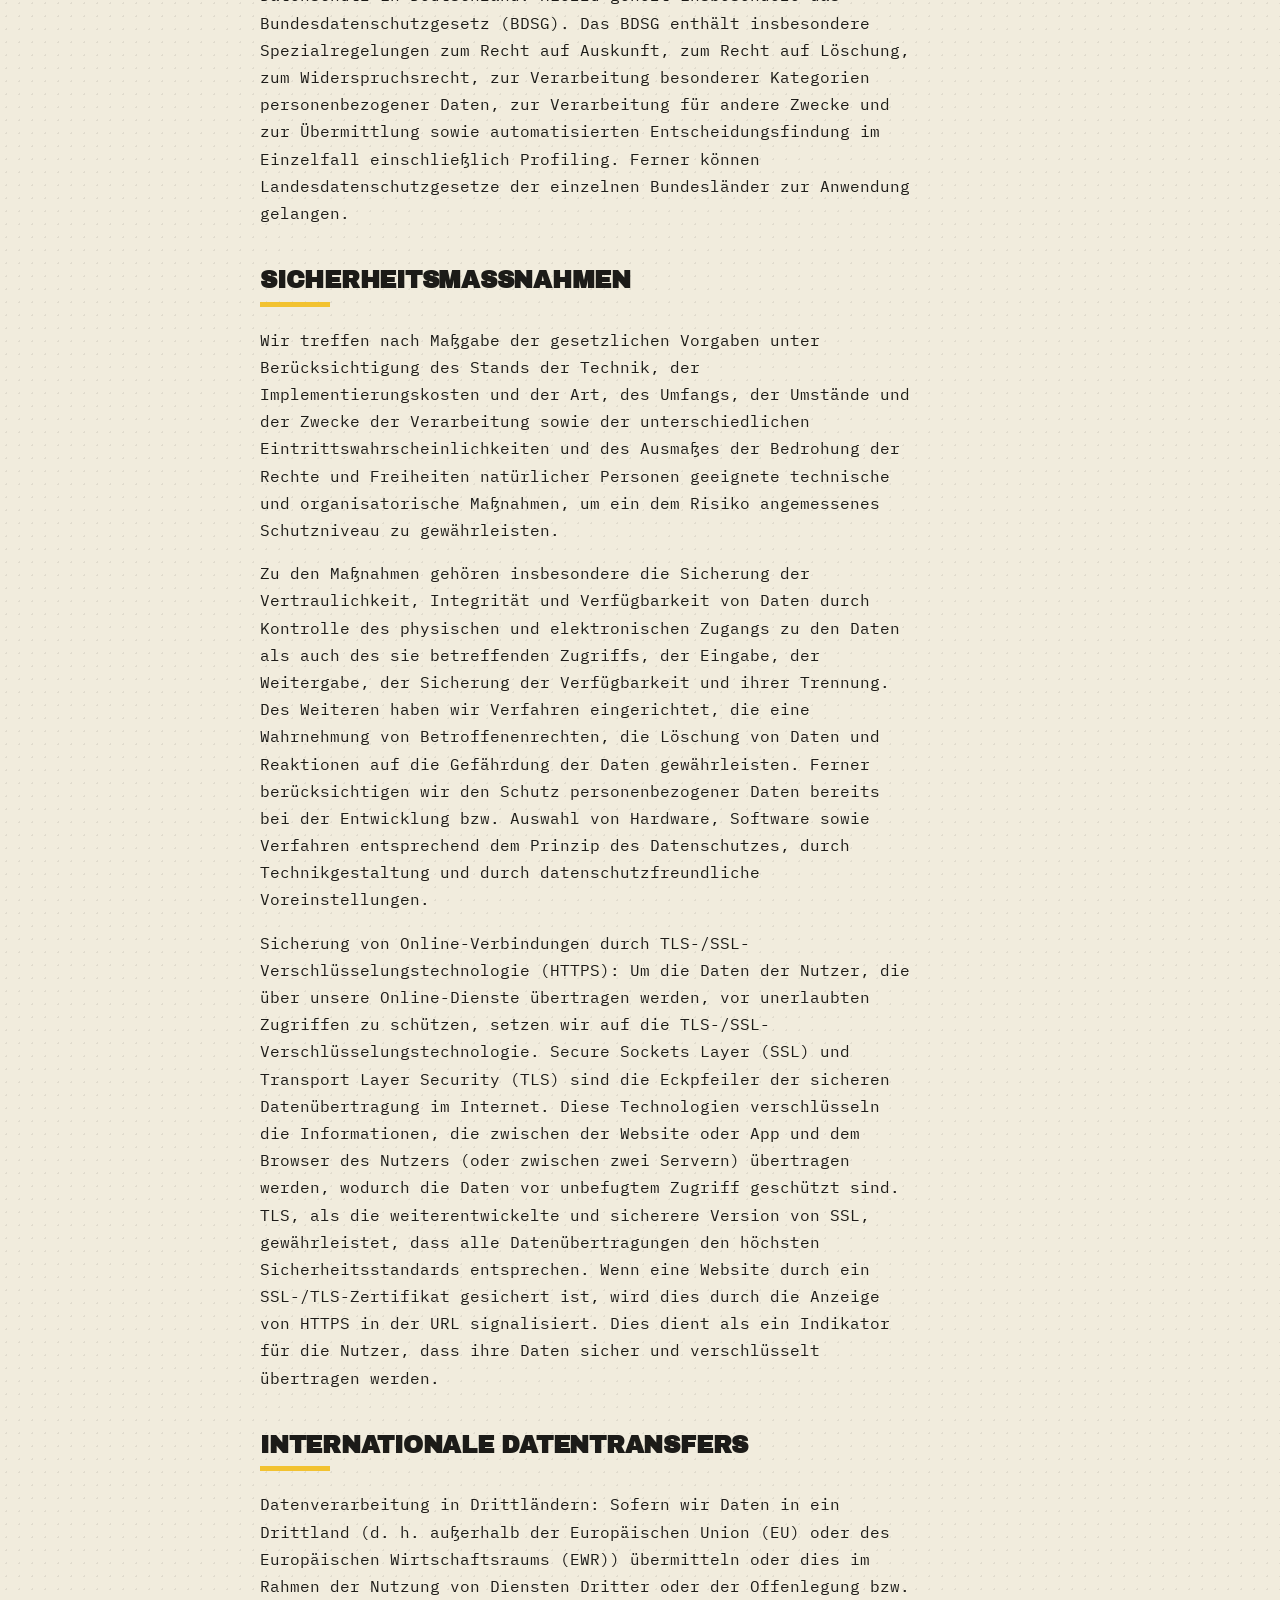
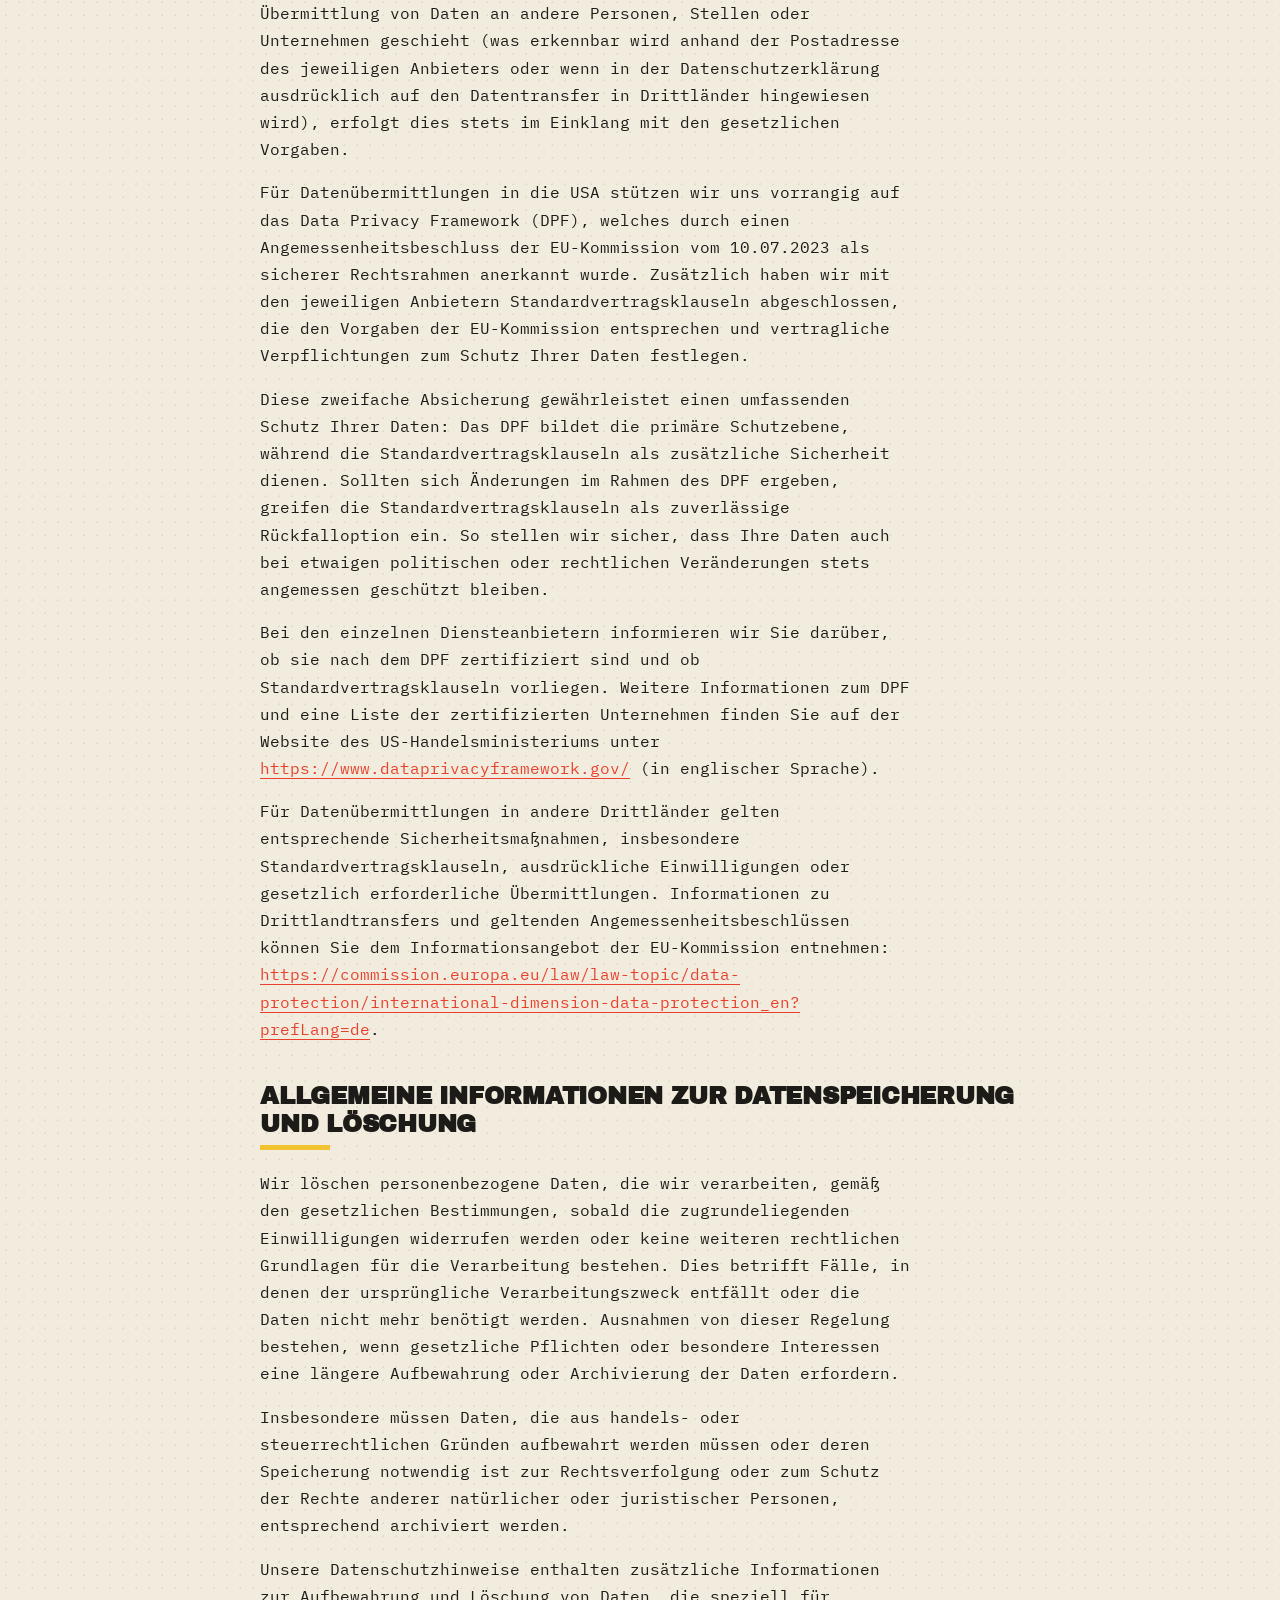
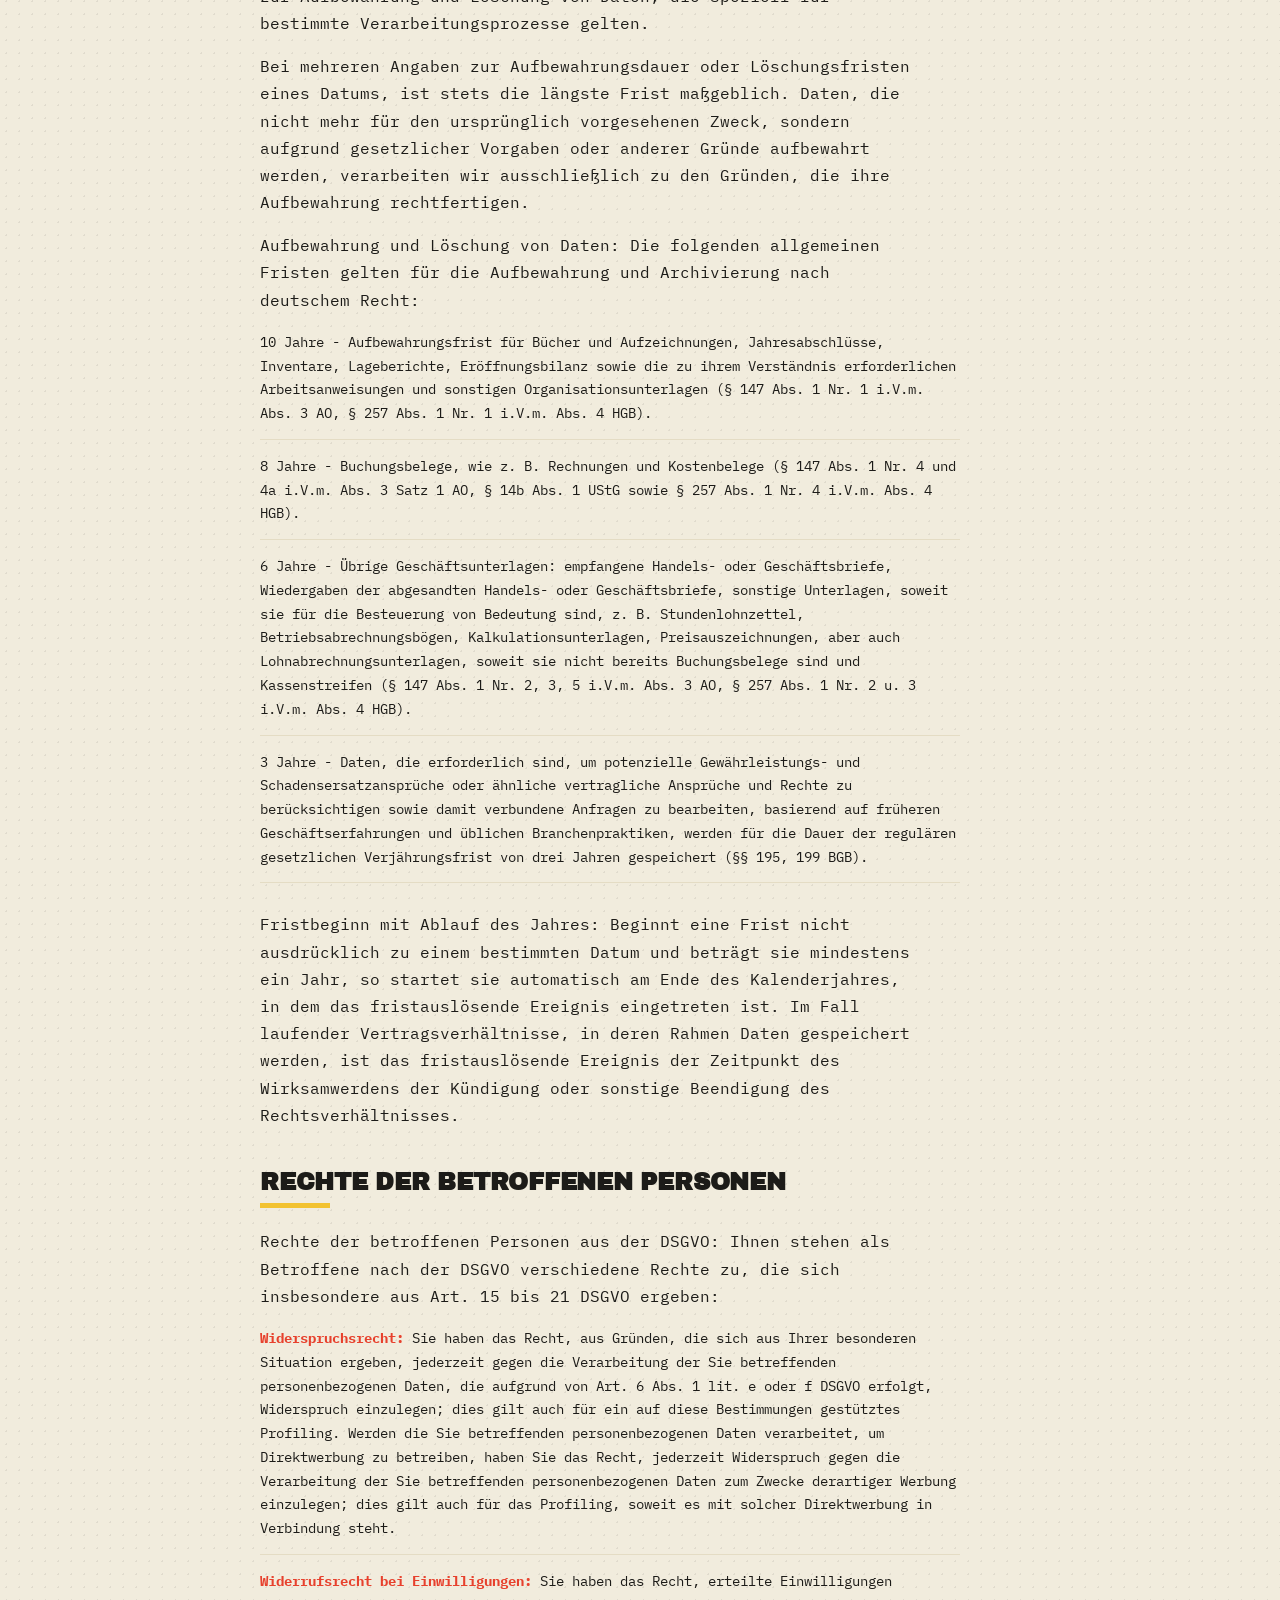
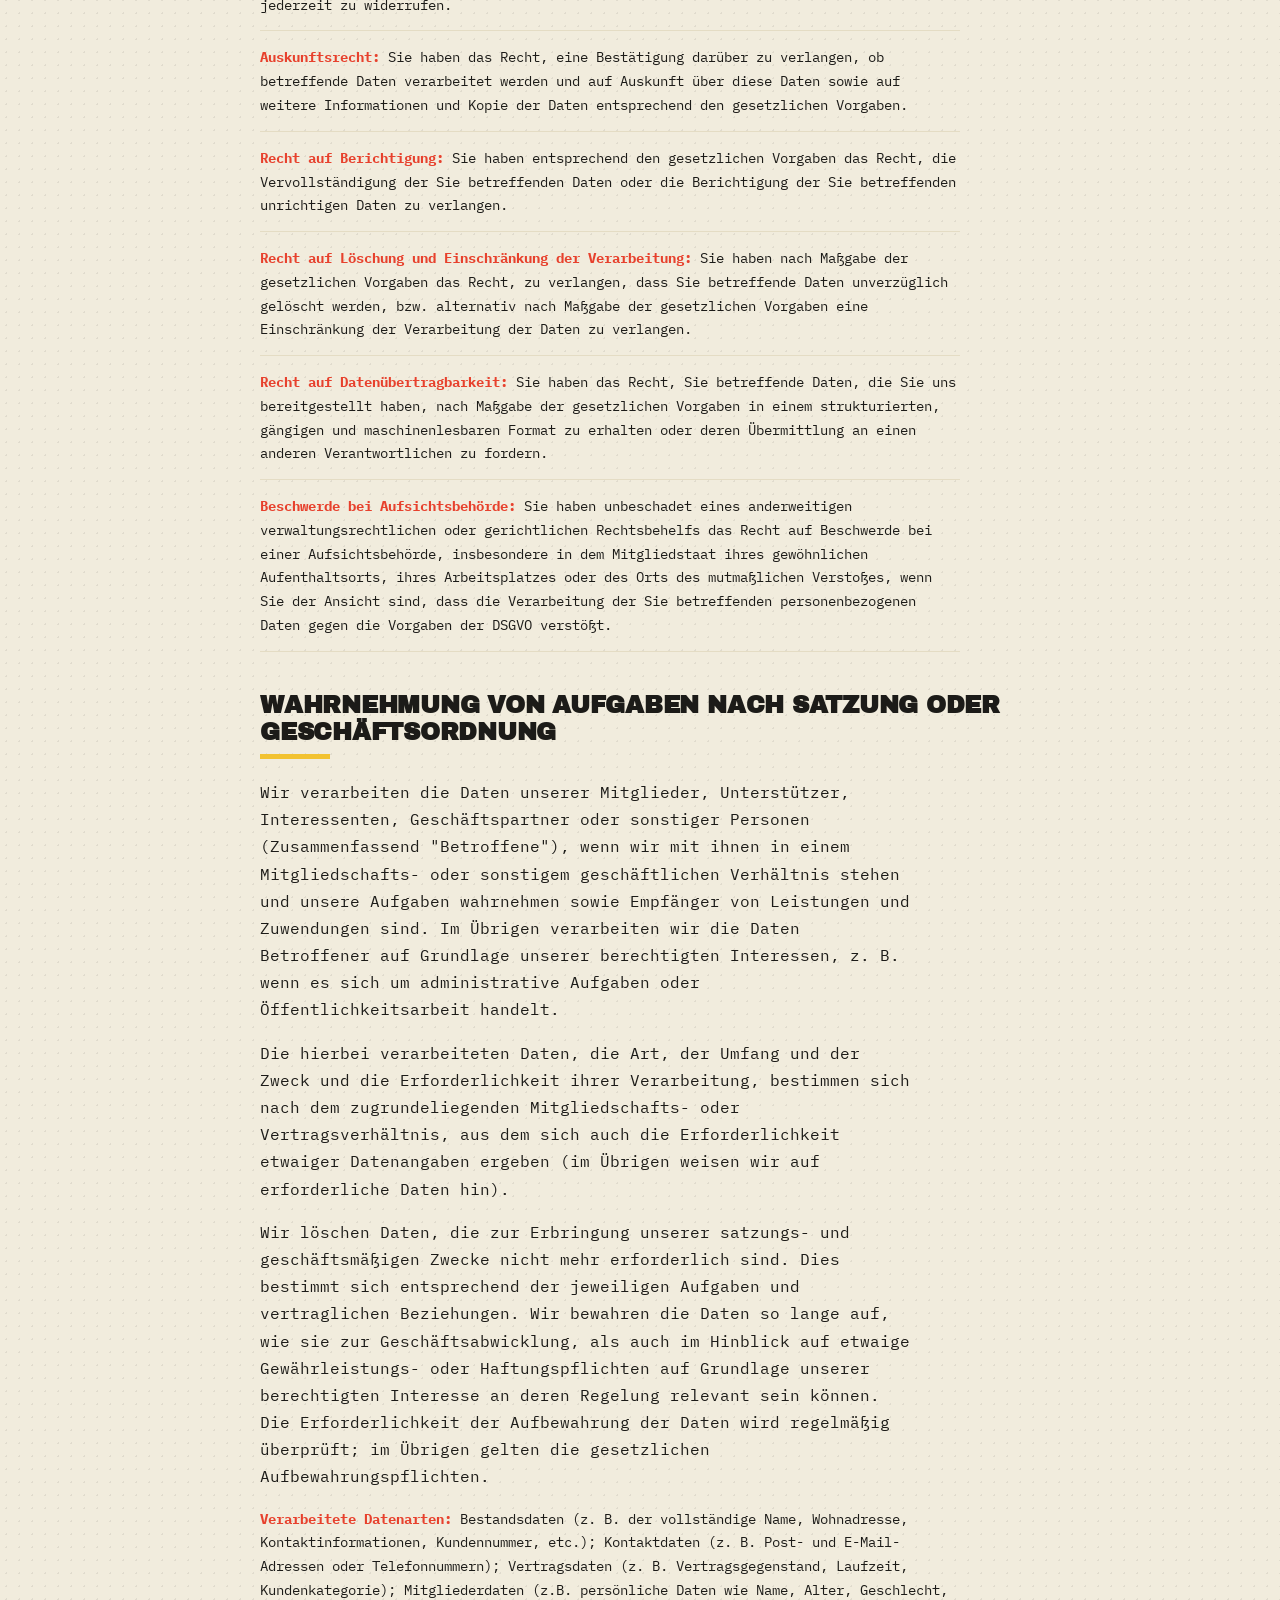
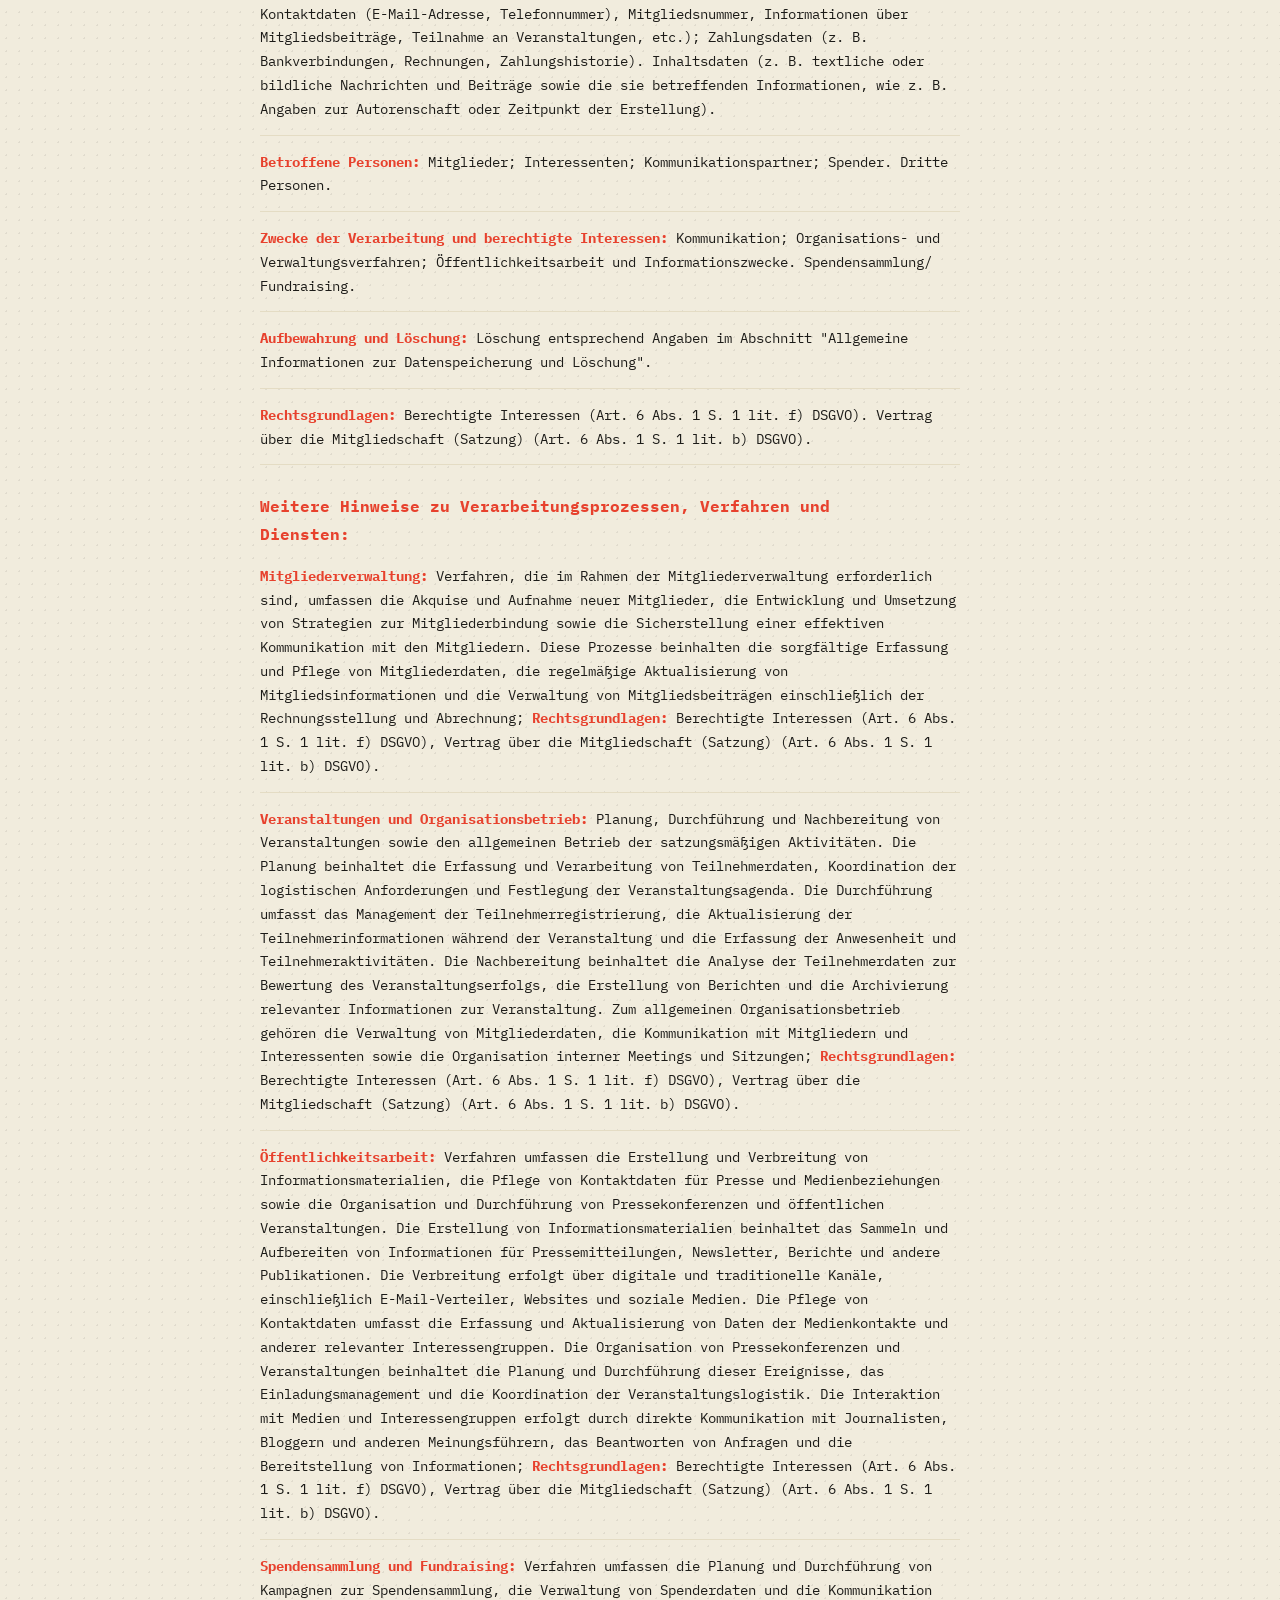
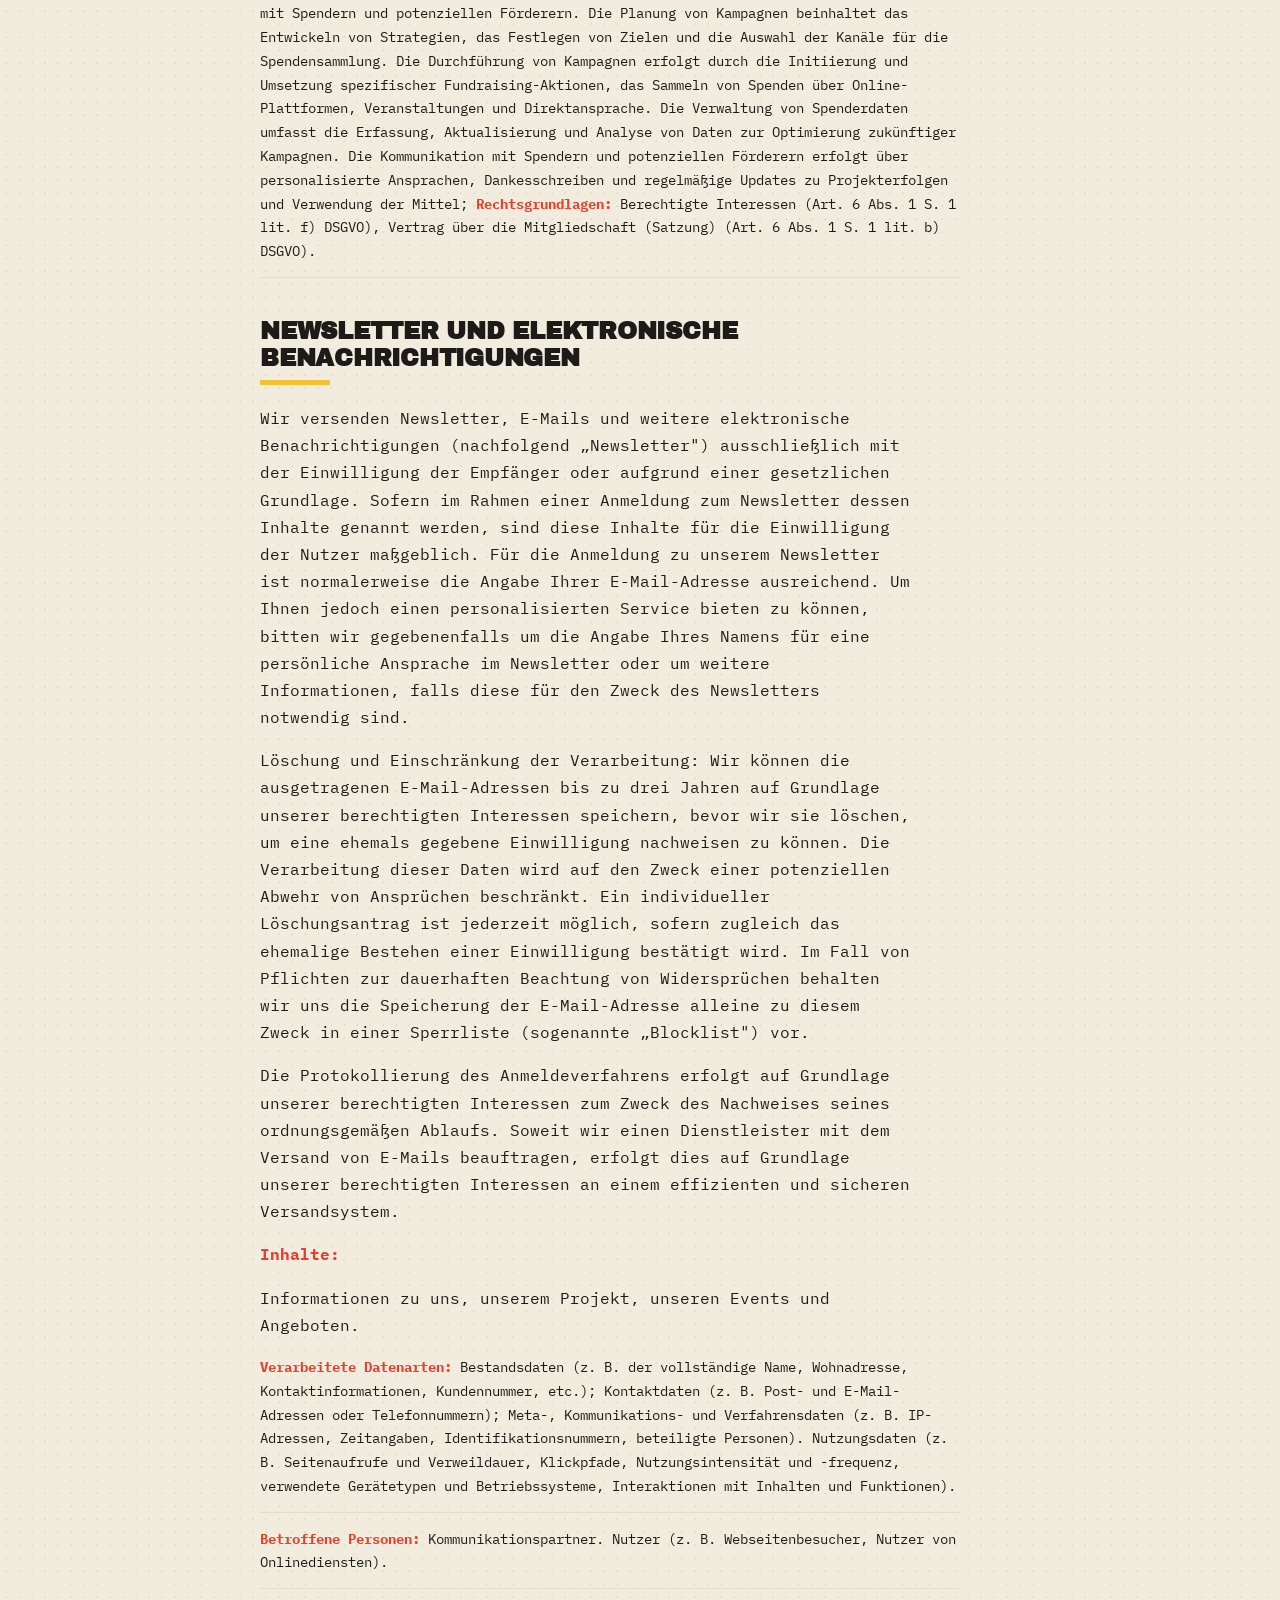
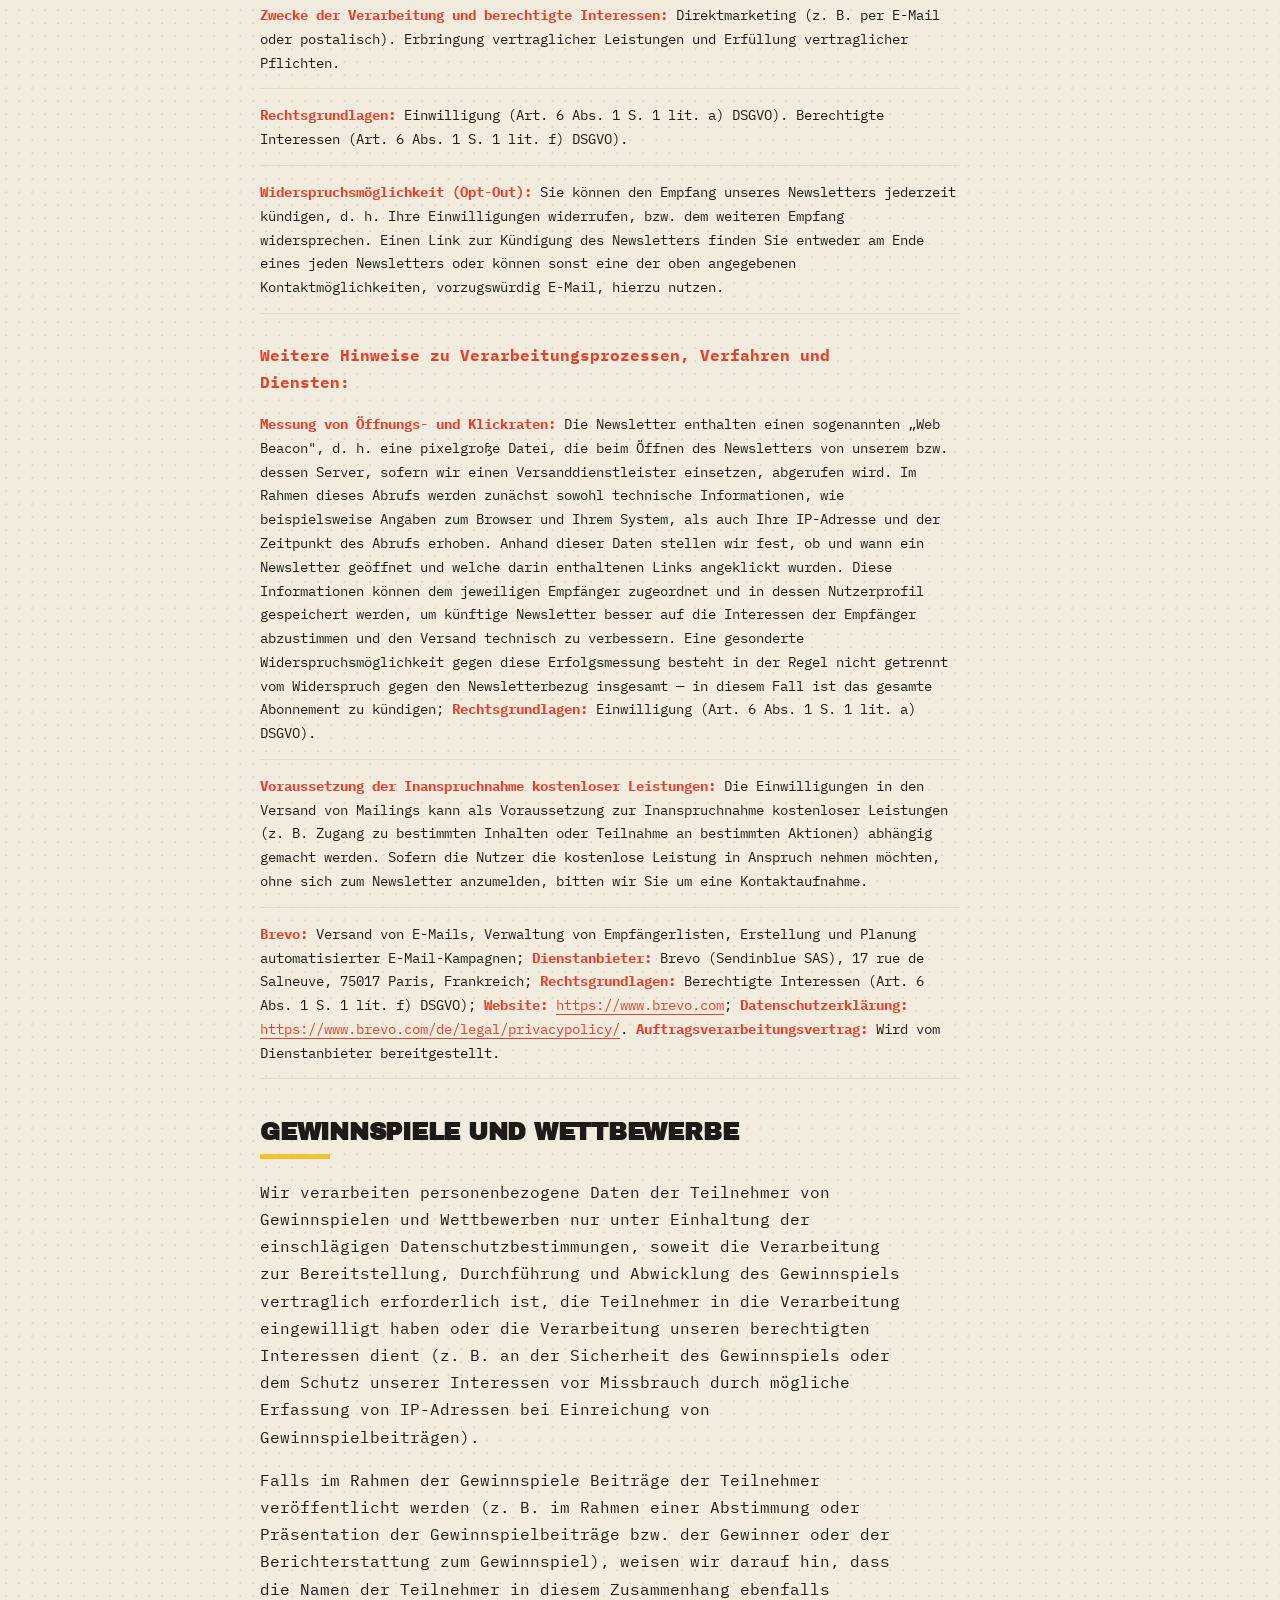
<file: datenschutz.html>
<!DOCTYPE html>
<html lang="de">

<head>
    <meta charset="UTF-8">
    <meta name="viewport" content="width=device-width, initial-scale=1.0">

    <title>Datenschutzerklärung — Villa 39</title>

    <link rel="icon" href="favicon.ico" sizes="any">
    <link rel="icon" type="image/png" sizes="32x32" href="favicon-32x32.png">
    <link rel="icon" type="image/png" sizes="16x16" href="favicon-16x16.png">
    <link rel="apple-touch-icon" href="apple-touch-icon.png">

    <link rel="preconnect" href="https://fonts.googleapis.com">
    <link rel="preconnect" href="https://fonts.gstatic.com" crossorigin>

    <link href="https://fonts.googleapis.com/css2?family=Archivo+Black&family=IBM+Plex+Mono:wght@400;500;600;700&family=Permanent+Marker&display=swap"
        rel="stylesheet">

    <link rel="stylesheet" href="style.css">
</head>

<body>

    <nav>

        <a href="index.html" class="logo">Villa 39</a>

        <button class="hamburger" id="hamburgerBtn" aria-label="Menü öffnen" aria-expanded="false">
            <span></span>
            <span></span>
            <span></span>
        </button>

        <ul id="navLinks">
            <li><a href="index.html#about">Worum es geht</a></li>
            <li><a href="index.html#aktuelles">Aktuelles</a></li>
            <li><a href="index.html#support">Direktkredit</a></li>
            <li><a href="index.html#geschichte">Die Villa</a></li>
            <li><a href="index.html#newsletter">Newsletter</a></li>
            <li><a href="index.html#contact">Kontakt</a></li>
        </ul>

    </nav>

    <header class="subpage-hero">
        <h1>Datenschutzerklärung</h1>
    </header>

    <main class="subpage-content legal-content">

        <h2 id="m716">Präambel</h2>
        <p>Mit der folgenden Datenschutzerklärung möchten wir Sie darüber aufklären, welche Arten Ihrer personenbezogenen Daten (nachfolgend auch kurz als "Daten" bezeichnet) wir zu welchen Zwecken und in welchem Umfang verarbeiten. Die Datenschutzerklärung gilt für alle von uns durchgeführten Verarbeitungen personenbezogener Daten, sowohl im Rahmen der Erbringung unserer Leistungen als auch insbesondere auf unseren Webseiten, in mobilen Applikationen sowie innerhalb externer Onlinepräsenzen, wie z. B. unserer Social-Media-Profile (nachfolgend zusammenfassend bezeichnet als "Onlineangebot").</p>
        <p>Die verwendeten Begriffe sind nicht geschlechtsspezifisch.</p>

        <p>Stand: 29. August 2026</p>

        <h2>Inhaltsübersicht</h2>
        <ul class="index">
            <li><a class="index-link" href="#m716">Präambel</a></li>
            <li><a class="index-link" href="#m3">Verantwortlicher</a></li>
            <li><a class="index-link" href="#mOverview">Übersicht der Verarbeitungen</a></li>
            <li><a class="index-link" href="#m2427">Maßgebliche Rechtsgrundlagen</a></li>
            <li><a class="index-link" href="#m27">Sicherheitsmaßnahmen</a></li>
            <li><a class="index-link" href="#m24">Internationale Datentransfers</a></li>
            <li><a class="index-link" href="#m12">Allgemeine Informationen zur Datenspeicherung und Löschung</a></li>
            <li><a class="index-link" href="#m10">Rechte der betroffenen Personen</a></li>
            <li><a class="index-link" href="#m354">Wahrnehmung von Aufgaben nach Satzung oder Geschäftsordnung</a></li>
            <li><a class="index-link" href="#m17">Newsletter und elektronische Benachrichtigungen</a></li>
            <li><a class="index-link" href="#m237">Gewinnspiele und Wettbewerbe</a></li>
            <li><a class="index-link" href="#m408">Umfragen und Befragungen</a></li>
            <li><a class="index-link" href="#m136">Präsenzen in sozialen Netzwerken (Social Media)</a></li>
            <li><a class="index-link" href="#m328">Plug-ins und eingebettete Funktionen sowie Inhalte</a></li>
            <li><a class="index-link" href="#m15">Änderung und Aktualisierung</a></li>
            <li><a class="index-link" href="#m42">Begriffsdefinitionen</a></li>
        </ul>

        <h2 id="m3">Verantwortlicher</h2>
        <p>
            Felix Göpfert<br>
            Rottendorfer Straße 39<br>
            97070 Würzburg
        </p>
        <p>E-Mail-Adresse: <a href="mailto:villa39@gmx.de">villa39@gmx.de</a></p>
        <p>Impressum: <a href="https://dievilla39.de/impressum.html" target="_blank" rel="noopener">https://dievilla39.de/impressum.html</a></p>

        <h2 id="mOverview">Übersicht der Verarbeitungen</h2>
        <p>Die nachfolgende Übersicht fasst die Arten der verarbeiteten Daten und die Zwecke ihrer Verarbeitung zusammen und verweist auf die betroffenen Personen.</p>

        <h3>Arten der verarbeiteten Daten</h3>
        <ul class="m-elements">
            <li>Bestandsdaten.</li><li>Beschäftigtendaten.</li><li>Zahlungsdaten.</li><li>Kontaktdaten.</li><li>Inhaltsdaten.</li><li>Vertragsdaten.</li><li>Nutzungsdaten.</li><li>Meta-, Kommunikations- und Verfahrensdaten.</li><li>Mitgliederdaten.</li>
        </ul>

        <h3>Kategorien betroffener Personen</h3>
        <ul class="m-elements">
            <li>Leistungsempfänger und Auftraggeber.</li><li>Beschäftigte.</li><li>Interessenten.</li><li>Kommunikationspartner.</li><li>Nutzer.</li><li>Gewinnspiel- und Wettbewerbsteilnehmer.</li><li>Mitglieder.</li><li>Teilnehmer.</li><li>Spender.</li><li>Dritte Personen.</li><li>Hinweisgeber.</li>
        </ul>

        <h3>Zwecke der Verarbeitung</h3>
        <ul class="m-elements">
            <li>Erbringung vertraglicher Leistungen und Erfüllung vertraglicher Pflichten.</li><li>Kommunikation.</li><li>Direktmarketing.</li><li>Reichweitenmessung.</li><li>Tracking.</li><li>Zielgruppenbildung.</li><li>Organisations- und Verwaltungsverfahren.</li><li>Durchführung von Gewinnspielen und Wettbewerben.</li><li>Feedback.</li><li>Umfragen und Fragebögen.</li><li>Marketing.</li><li>Bereitstellung unseres Onlineangebotes und Nutzerfreundlichkeit.</li><li>Spendensammlung/ Fundraising.</li><li>Öffentlichkeitsarbeit und Informationszwecke.</li><li>Hinweisgeberschutz.</li><li>Öffentlichkeitsarbeit.</li>
        </ul>

        <h2 id="m2427">Maßgebliche Rechtsgrundlagen</h2>
        <p><strong>Maßgebliche Rechtsgrundlagen nach der DSGVO: </strong>Im Folgenden erhalten Sie eine Übersicht der Rechtsgrundlagen der DSGVO, auf deren Basis wir personenbezogene Daten verarbeiten. Bitte nehmen Sie zur Kenntnis, dass neben den Regelungen der DSGVO nationale Datenschutzvorgaben in Ihrem bzw. unserem Wohn- oder Sitzland gelten können. Sollten ferner im Einzelfall speziellere Rechtsgrundlagen maßgeblich sein, teilen wir Ihnen diese in der Datenschutzerklärung mit.</p>
        <ul class="m-elements">
            <li><strong>Einwilligung (Art. 6 Abs. 1 S. 1 lit. a) DSGVO)</strong> - Die betroffene Person hat ihre Einwilligung in die Verarbeitung der sie betreffenden personenbezogenen Daten für einen spezifischen Zweck oder mehrere bestimmte Zwecke gegeben.</li>
            <li><strong>Vertragserfüllung und vorvertragliche Anfragen (Art. 6 Abs. 1 S. 1 lit. b) DSGVO)</strong> - Die Verarbeitung ist für die Erfüllung eines Vertrags, dessen Vertragspartei die betroffene Person ist, oder zur Durchführung vorvertraglicher Maßnahmen erforderlich, die auf Anfrage der betroffenen Person erfolgen.</li>
            <li><strong>Rechtliche Verpflichtung (Art. 6 Abs. 1 S. 1 lit. c) DSGVO)</strong> - Die Verarbeitung ist zur Erfüllung einer rechtlichen Verpflichtung erforderlich, der der Verantwortliche unterliegt.</li>
            <li><strong>Berechtigte Interessen (Art. 6 Abs. 1 S. 1 lit. f) DSGVO)</strong> - die Verarbeitung ist zur Wahrung der berechtigten Interessen des Verantwortlichen oder eines Dritten notwendig, vorausgesetzt, dass die Interessen, Grundrechte und Grundfreiheiten der betroffenen Person, die den Schutz personenbezogener Daten verlangen, nicht überwiegen.</li>
            <li>Vertrag über die Mitgliedschaft (Satzung) (Art. 6 Abs. 1 S. 1 lit. b) DSGVO).</li>
        </ul>
        <p><strong>Nationale Datenschutzregelungen in Deutschland: </strong>Zusätzlich zu den Datenschutzregelungen der DSGVO gelten nationale Regelungen zum Datenschutz in Deutschland. Hierzu gehört insbesondere das Bundesdatenschutzgesetz (BDSG). Das BDSG enthält insbesondere Spezialregelungen zum Recht auf Auskunft, zum Recht auf Löschung, zum Widerspruchsrecht, zur Verarbeitung besonderer Kategorien personenbezogener Daten, zur Verarbeitung für andere Zwecke und zur Übermittlung sowie automatisierten Entscheidungsfindung im Einzelfall einschließlich Profiling. Ferner können Landesdatenschutzgesetze der einzelnen Bundesländer zur Anwendung gelangen.</p>

        <h2 id="m27">Sicherheitsmaßnahmen</h2>
        <p>Wir treffen nach Maßgabe der gesetzlichen Vorgaben unter Berücksichtigung des Stands der Technik, der Implementierungskosten und der Art, des Umfangs, der Umstände und der Zwecke der Verarbeitung sowie der unterschiedlichen Eintrittswahrscheinlichkeiten und des Ausmaßes der Bedrohung der Rechte und Freiheiten natürlicher Personen geeignete technische und organisatorische Maßnahmen, um ein dem Risiko angemessenes Schutzniveau zu gewährleisten.</p>
        <p>Zu den Maßnahmen gehören insbesondere die Sicherung der Vertraulichkeit, Integrität und Verfügbarkeit von Daten durch Kontrolle des physischen und elektronischen Zugangs zu den Daten als auch des sie betreffenden Zugriffs, der Eingabe, der Weitergabe, der Sicherung der Verfügbarkeit und ihrer Trennung. Des Weiteren haben wir Verfahren eingerichtet, die eine Wahrnehmung von Betroffenenrechten, die Löschung von Daten und Reaktionen auf die Gefährdung der Daten gewährleisten. Ferner berücksichtigen wir den Schutz personenbezogener Daten bereits bei der Entwicklung bzw. Auswahl von Hardware, Software sowie Verfahren entsprechend dem Prinzip des Datenschutzes, durch Technikgestaltung und durch datenschutzfreundliche Voreinstellungen.</p>
        <p>Sicherung von Online-Verbindungen durch TLS-/SSL-Verschlüsselungstechnologie (HTTPS): Um die Daten der Nutzer, die über unsere Online-Dienste übertragen werden, vor unerlaubten Zugriffen zu schützen, setzen wir auf die TLS-/SSL-Verschlüsselungstechnologie. Secure Sockets Layer (SSL) und Transport Layer Security (TLS) sind die Eckpfeiler der sicheren Datenübertragung im Internet. Diese Technologien verschlüsseln die Informationen, die zwischen der Website oder App und dem Browser des Nutzers (oder zwischen zwei Servern) übertragen werden, wodurch die Daten vor unbefugtem Zugriff geschützt sind. TLS, als die weiterentwickelte und sicherere Version von SSL, gewährleistet, dass alle Datenübertragungen den höchsten Sicherheitsstandards entsprechen. Wenn eine Website durch ein SSL-/TLS-Zertifikat gesichert ist, wird dies durch die Anzeige von HTTPS in der URL signalisiert. Dies dient als ein Indikator für die Nutzer, dass ihre Daten sicher und verschlüsselt übertragen werden.</p>

        <h2 id="m24">Internationale Datentransfers</h2>
        <p>Datenverarbeitung in Drittländern: Sofern wir Daten in ein Drittland (d. h. außerhalb der Europäischen Union (EU) oder des Europäischen Wirtschaftsraums (EWR)) übermitteln oder dies im Rahmen der Nutzung von Diensten Dritter oder der Offenlegung bzw. Übermittlung von Daten an andere Personen, Stellen oder Unternehmen geschieht (was erkennbar wird anhand der Postadresse des jeweiligen Anbieters oder wenn in der Datenschutzerklärung ausdrücklich auf den Datentransfer in Drittländer hingewiesen wird), erfolgt dies stets im Einklang mit den gesetzlichen Vorgaben.</p>
        <p>Für Datenübermittlungen in die USA stützen wir uns vorrangig auf das Data Privacy Framework (DPF), welches durch einen Angemessenheitsbeschluss der EU-Kommission vom 10.07.2023 als sicherer Rechtsrahmen anerkannt wurde. Zusätzlich haben wir mit den jeweiligen Anbietern Standardvertragsklauseln abgeschlossen, die den Vorgaben der EU-Kommission entsprechen und vertragliche Verpflichtungen zum Schutz Ihrer Daten festlegen.</p>
        <p>Diese zweifache Absicherung gewährleistet einen umfassenden Schutz Ihrer Daten: Das DPF bildet die primäre Schutzebene, während die Standardvertragsklauseln als zusätzliche Sicherheit dienen. Sollten sich Änderungen im Rahmen des DPF ergeben, greifen die Standardvertragsklauseln als zuverlässige Rückfalloption ein. So stellen wir sicher, dass Ihre Daten auch bei etwaigen politischen oder rechtlichen Veränderungen stets angemessen geschützt bleiben.</p>
        <p>Bei den einzelnen Diensteanbietern informieren wir Sie darüber, ob sie nach dem DPF zertifiziert sind und ob Standardvertragsklauseln vorliegen. Weitere Informationen zum DPF und eine Liste der zertifizierten Unternehmen finden Sie auf der Website des US-Handelsministeriums unter <a href="https://www.dataprivacyframework.gov/" target="_blank" rel="noopener">https://www.dataprivacyframework.gov/</a> (in englischer Sprache).</p>
        <p>Für Datenübermittlungen in andere Drittländer gelten entsprechende Sicherheitsmaßnahmen, insbesondere Standardvertragsklauseln, ausdrückliche Einwilligungen oder gesetzlich erforderliche Übermittlungen. Informationen zu Drittlandtransfers und geltenden Angemessenheitsbeschlüssen können Sie dem Informationsangebot der EU-Kommission entnehmen: <a href="https://commission.europa.eu/law/law-topic/data-protection/international-dimension-data-protection_en?prefLang=de" target="_blank" rel="noopener">https://commission.europa.eu/law/law-topic/data-protection/international-dimension-data-protection_en?prefLang=de</a>.</p>

        <h2 id="m12">Allgemeine Informationen zur Datenspeicherung und Löschung</h2>
        <p>Wir löschen personenbezogene Daten, die wir verarbeiten, gemäß den gesetzlichen Bestimmungen, sobald die zugrundeliegenden Einwilligungen widerrufen werden oder keine weiteren rechtlichen Grundlagen für die Verarbeitung bestehen. Dies betrifft Fälle, in denen der ursprüngliche Verarbeitungszweck entfällt oder die Daten nicht mehr benötigt werden. Ausnahmen von dieser Regelung bestehen, wenn gesetzliche Pflichten oder besondere Interessen eine längere Aufbewahrung oder Archivierung der Daten erfordern.</p>
        <p>Insbesondere müssen Daten, die aus handels- oder steuerrechtlichen Gründen aufbewahrt werden müssen oder deren Speicherung notwendig ist zur Rechtsverfolgung oder zum Schutz der Rechte anderer natürlicher oder juristischer Personen, entsprechend archiviert werden.</p>
        <p>Unsere Datenschutzhinweise enthalten zusätzliche Informationen zur Aufbewahrung und Löschung von Daten, die speziell für bestimmte Verarbeitungsprozesse gelten.</p>
        <p>Bei mehreren Angaben zur Aufbewahrungsdauer oder Löschungsfristen eines Datums, ist stets die längste Frist maßgeblich. Daten, die nicht mehr für den ursprünglich vorgesehenen Zweck, sondern aufgrund gesetzlicher Vorgaben oder anderer Gründe aufbewahrt werden, verarbeiten wir ausschließlich zu den Gründen, die ihre Aufbewahrung rechtfertigen.</p>
        <p>Aufbewahrung und Löschung von Daten: Die folgenden allgemeinen Fristen gelten für die Aufbewahrung und Archivierung nach deutschem Recht:</p>
        <ul class="m-elements">
            <li>10 Jahre - Aufbewahrungsfrist für Bücher und Aufzeichnungen, Jahresabschlüsse, Inventare, Lageberichte, Eröffnungsbilanz sowie die zu ihrem Verständnis erforderlichen Arbeitsanweisungen und sonstigen Organisationsunterlagen (§ 147 Abs. 1 Nr. 1 i.V.m. Abs. 3 AO, § 257 Abs. 1 Nr. 1 i.V.m. Abs. 4 HGB).</li>
            <li>8 Jahre - Buchungsbelege, wie z. B. Rechnungen und Kostenbelege (§ 147 Abs. 1 Nr. 4 und 4a i.V.m. Abs. 3 Satz 1 AO, § 14b Abs. 1 UStG sowie § 257 Abs. 1 Nr. 4 i.V.m. Abs. 4 HGB).</li>
            <li>6 Jahre - Übrige Geschäftsunterlagen: empfangene Handels- oder Geschäftsbriefe, Wiedergaben der abgesandten Handels- oder Geschäftsbriefe, sonstige Unterlagen, soweit sie für die Besteuerung von Bedeutung sind, z. B. Stundenlohnzettel, Betriebsabrechnungsbögen, Kalkulationsunterlagen, Preisauszeichnungen, aber auch Lohnabrechnungsunterlagen, soweit sie nicht bereits Buchungsbelege sind und Kassenstreifen (§ 147 Abs. 1 Nr. 2, 3, 5 i.V.m. Abs. 3 AO, § 257 Abs. 1 Nr. 2 u. 3 i.V.m. Abs. 4 HGB).</li>
            <li>3 Jahre - Daten, die erforderlich sind, um potenzielle Gewährleistungs- und Schadensersatzansprüche oder ähnliche vertragliche Ansprüche und Rechte zu berücksichtigen sowie damit verbundene Anfragen zu bearbeiten, basierend auf früheren Geschäftserfahrungen und üblichen Branchenpraktiken, werden für die Dauer der regulären gesetzlichen Verjährungsfrist von drei Jahren gespeichert (§§ 195, 199 BGB).</li>
        </ul>
        <p>Fristbeginn mit Ablauf des Jahres: Beginnt eine Frist nicht ausdrücklich zu einem bestimmten Datum und beträgt sie mindestens ein Jahr, so startet sie automatisch am Ende des Kalenderjahres, in dem das fristauslösende Ereignis eingetreten ist. Im Fall laufender Vertragsverhältnisse, in deren Rahmen Daten gespeichert werden, ist das fristauslösende Ereignis der Zeitpunkt des Wirksamwerdens der Kündigung oder sonstige Beendigung des Rechtsverhältnisses.</p>

        <h2 id="m10">Rechte der betroffenen Personen</h2>
        <p>Rechte der betroffenen Personen aus der DSGVO: Ihnen stehen als Betroffene nach der DSGVO verschiedene Rechte zu, die sich insbesondere aus Art. 15 bis 21 DSGVO ergeben:</p>
        <ul class="m-elements">
            <li><strong>Widerspruchsrecht:</strong> Sie haben das Recht, aus Gründen, die sich aus Ihrer besonderen Situation ergeben, jederzeit gegen die Verarbeitung der Sie betreffenden personenbezogenen Daten, die aufgrund von Art. 6 Abs. 1 lit. e oder f DSGVO erfolgt, Widerspruch einzulegen; dies gilt auch für ein auf diese Bestimmungen gestütztes Profiling. Werden die Sie betreffenden personenbezogenen Daten verarbeitet, um Direktwerbung zu betreiben, haben Sie das Recht, jederzeit Widerspruch gegen die Verarbeitung der Sie betreffenden personenbezogenen Daten zum Zwecke derartiger Werbung einzulegen; dies gilt auch für das Profiling, soweit es mit solcher Direktwerbung in Verbindung steht.</li>
            <li><strong>Widerrufsrecht bei Einwilligungen:</strong> Sie haben das Recht, erteilte Einwilligungen jederzeit zu widerrufen.</li>
            <li><strong>Auskunftsrecht:</strong> Sie haben das Recht, eine Bestätigung darüber zu verlangen, ob betreffende Daten verarbeitet werden und auf Auskunft über diese Daten sowie auf weitere Informationen und Kopie der Daten entsprechend den gesetzlichen Vorgaben.</li>
            <li><strong>Recht auf Berichtigung:</strong> Sie haben entsprechend den gesetzlichen Vorgaben das Recht, die Vervollständigung der Sie betreffenden Daten oder die Berichtigung der Sie betreffenden unrichtigen Daten zu verlangen.</li>
            <li><strong>Recht auf Löschung und Einschränkung der Verarbeitung:</strong> Sie haben nach Maßgabe der gesetzlichen Vorgaben das Recht, zu verlangen, dass Sie betreffende Daten unverzüglich gelöscht werden, bzw. alternativ nach Maßgabe der gesetzlichen Vorgaben eine Einschränkung der Verarbeitung der Daten zu verlangen.</li>
            <li><strong>Recht auf Datenübertragbarkeit:</strong> Sie haben das Recht, Sie betreffende Daten, die Sie uns bereitgestellt haben, nach Maßgabe der gesetzlichen Vorgaben in einem strukturierten, gängigen und maschinenlesbaren Format zu erhalten oder deren Übermittlung an einen anderen Verantwortlichen zu fordern.</li>
            <li><strong>Beschwerde bei Aufsichtsbehörde:</strong> Sie haben unbeschadet eines anderweitigen verwaltungsrechtlichen oder gerichtlichen Rechtsbehelfs das Recht auf Beschwerde bei einer Aufsichtsbehörde, insbesondere in dem Mitgliedstaat ihres gewöhnlichen Aufenthaltsorts, ihres Arbeitsplatzes oder des Orts des mutmaßlichen Verstoßes, wenn Sie der Ansicht sind, dass die Verarbeitung der Sie betreffenden personenbezogenen Daten gegen die Vorgaben der DSGVO verstößt.</li>
        </ul>

        <h2 id="m354">Wahrnehmung von Aufgaben nach Satzung oder Geschäftsordnung</h2>
        <p>Wir verarbeiten die Daten unserer Mitglieder, Unterstützer, Interessenten, Geschäftspartner oder sonstiger Personen (Zusammenfassend "Betroffene"), wenn wir mit ihnen in einem Mitgliedschafts- oder sonstigem geschäftlichen Verhältnis stehen und unsere Aufgaben wahrnehmen sowie Empfänger von Leistungen und Zuwendungen sind. Im Übrigen verarbeiten wir die Daten Betroffener auf Grundlage unserer berechtigten Interessen, z. B. wenn es sich um administrative Aufgaben oder Öffentlichkeitsarbeit handelt.</p>
        <p>Die hierbei verarbeiteten Daten, die Art, der Umfang und der Zweck und die Erforderlichkeit ihrer Verarbeitung, bestimmen sich nach dem zugrundeliegenden Mitgliedschafts- oder Vertragsverhältnis, aus dem sich auch die Erforderlichkeit etwaiger Datenangaben ergeben (im Übrigen weisen wir auf erforderliche Daten hin).</p>
        <p>Wir löschen Daten, die zur Erbringung unserer satzungs- und geschäftsmäßigen Zwecke nicht mehr erforderlich sind. Dies bestimmt sich entsprechend der jeweiligen Aufgaben und vertraglichen Beziehungen. Wir bewahren die Daten so lange auf, wie sie zur Geschäftsabwicklung, als auch im Hinblick auf etwaige Gewährleistungs- oder Haftungspflichten auf Grundlage unserer berechtigten Interesse an deren Regelung relevant sein können. Die Erforderlichkeit der Aufbewahrung der Daten wird regelmäßig überprüft; im Übrigen gelten die gesetzlichen Aufbewahrungspflichten.</p>
        <ul class="m-elements">
            <li><strong>Verarbeitete Datenarten:</strong> Bestandsdaten (z. B. der vollständige Name, Wohnadresse, Kontaktinformationen, Kundennummer, etc.); Kontaktdaten (z. B. Post- und E-Mail-Adressen oder Telefonnummern); Vertragsdaten (z. B. Vertragsgegenstand, Laufzeit, Kundenkategorie); Mitgliederdaten (z.B. persönliche Daten wie Name, Alter, Geschlecht, Kontaktdaten (E-Mail-Adresse, Telefonnummer), Mitgliedsnummer, Informationen über Mitgliedsbeiträge, Teilnahme an Veranstaltungen, etc.); Zahlungsdaten (z. B. Bankverbindungen, Rechnungen, Zahlungshistorie). Inhaltsdaten (z. B. textliche oder bildliche Nachrichten und Beiträge sowie die sie betreffenden Informationen, wie z. B. Angaben zur Autorenschaft oder Zeitpunkt der Erstellung).</li>
            <li><strong>Betroffene Personen:</strong> Mitglieder; Interessenten; Kommunikationspartner; Spender. Dritte Personen.</li>
            <li><strong>Zwecke der Verarbeitung und berechtigte Interessen:</strong> Kommunikation; Organisations- und Verwaltungsverfahren; Öffentlichkeitsarbeit und Informationszwecke. Spendensammlung/ Fundraising.</li>
            <li><strong>Aufbewahrung und Löschung:</strong> Löschung entsprechend Angaben im Abschnitt "Allgemeine Informationen zur Datenspeicherung und Löschung".</li>
            <li><strong>Rechtsgrundlagen:</strong> Berechtigte Interessen (Art. 6 Abs. 1 S. 1 lit. f) DSGVO). Vertrag über die Mitgliedschaft (Satzung) (Art. 6 Abs. 1 S. 1 lit. b) DSGVO).</li>
        </ul>
        <p><strong>Weitere Hinweise zu Verarbeitungsprozessen, Verfahren und Diensten:</strong></p>
        <ul class="m-elements">
            <li><strong>Mitgliederverwaltung: </strong>Verfahren, die im Rahmen der Mitgliederverwaltung erforderlich sind, umfassen die Akquise und Aufnahme neuer Mitglieder, die Entwicklung und Umsetzung von Strategien zur Mitgliederbindung sowie die Sicherstellung einer effektiven Kommunikation mit den Mitgliedern. Diese Prozesse beinhalten die sorgfältige Erfassung und Pflege von Mitgliederdaten, die regelmäßige Aktualisierung von Mitgliedsinformationen und die Verwaltung von Mitgliedsbeiträgen einschließlich der Rechnungsstellung und Abrechnung; <strong>Rechtsgrundlagen:</strong> Berechtigte Interessen (Art. 6 Abs. 1 S. 1 lit. f) DSGVO), Vertrag über die Mitgliedschaft (Satzung) (Art. 6 Abs. 1 S. 1 lit. b) DSGVO).</li>
            <li><strong>Veranstaltungen und Organisationsbetrieb: </strong>Planung, Durchführung und Nachbereitung von Veranstaltungen sowie den allgemeinen Betrieb der satzungsmäßigen Aktivitäten. Die Planung beinhaltet die Erfassung und Verarbeitung von Teilnehmerdaten, Koordination der logistischen Anforderungen und Festlegung der Veranstaltungsagenda. Die Durchführung umfasst das Management der Teilnehmerregistrierung, die Aktualisierung der Teilnehmerinformationen während der Veranstaltung und die Erfassung der Anwesenheit und Teilnehmeraktivitäten. Die Nachbereitung beinhaltet die Analyse der Teilnehmerdaten zur Bewertung des Veranstaltungserfolgs, die Erstellung von Berichten und die Archivierung relevanter Informationen zur Veranstaltung. Zum allgemeinen Organisationsbetrieb gehören die Verwaltung von Mitgliederdaten, die Kommunikation mit Mitgliedern und Interessenten sowie die Organisation interner Meetings und Sitzungen; <strong>Rechtsgrundlagen:</strong> Berechtigte Interessen (Art. 6 Abs. 1 S. 1 lit. f) DSGVO), Vertrag über die Mitgliedschaft (Satzung) (Art. 6 Abs. 1 S. 1 lit. b) DSGVO).</li>
            <li><strong>Öffentlichkeitsarbeit: </strong>Verfahren umfassen die Erstellung und Verbreitung von Informationsmaterialien, die Pflege von Kontaktdaten für Presse und Medienbeziehungen sowie die Organisation und Durchführung von Pressekonferenzen und öffentlichen Veranstaltungen. Die Erstellung von Informationsmaterialien beinhaltet das Sammeln und Aufbereiten von Informationen für Pressemitteilungen, Newsletter, Berichte und andere Publikationen. Die Verbreitung erfolgt über digitale und traditionelle Kanäle, einschließlich E-Mail-Verteiler, Websites und soziale Medien. Die Pflege von Kontaktdaten umfasst die Erfassung und Aktualisierung von Daten der Medienkontakte und anderer relevanter Interessengruppen. Die Organisation von Pressekonferenzen und Veranstaltungen beinhaltet die Planung und Durchführung dieser Ereignisse, das Einladungsmanagement und die Koordination der Veranstaltungslogistik. Die Interaktion mit Medien und Interessengruppen erfolgt durch direkte Kommunikation mit Journalisten, Bloggern und anderen Meinungsführern, das Beantworten von Anfragen und die Bereitstellung von Informationen; <strong>Rechtsgrundlagen:</strong> Berechtigte Interessen (Art. 6 Abs. 1 S. 1 lit. f) DSGVO), Vertrag über die Mitgliedschaft (Satzung) (Art. 6 Abs. 1 S. 1 lit. b) DSGVO).</li>
            <li><strong>Spendensammlung und Fundraising: </strong>Verfahren umfassen die Planung und Durchführung von Kampagnen zur Spendensammlung, die Verwaltung von Spenderdaten und die Kommunikation mit Spendern und potenziellen Förderern. Die Planung von Kampagnen beinhaltet das Entwickeln von Strategien, das Festlegen von Zielen und die Auswahl der Kanäle für die Spendensammlung. Die Durchführung von Kampagnen erfolgt durch die Initiierung und Umsetzung spezifischer Fundraising-Aktionen, das Sammeln von Spenden über Online-Plattformen, Veranstaltungen und Direktansprache. Die Verwaltung von Spenderdaten umfasst die Erfassung, Aktualisierung und Analyse von Daten zur Optimierung zukünftiger Kampagnen. Die Kommunikation mit Spendern und potenziellen Förderern erfolgt über personalisierte Ansprachen, Dankesschreiben und regelmäßige Updates zu Projekterfolgen und Verwendung der Mittel; <strong>Rechtsgrundlagen:</strong> Berechtigte Interessen (Art. 6 Abs. 1 S. 1 lit. f) DSGVO), Vertrag über die Mitgliedschaft (Satzung) (Art. 6 Abs. 1 S. 1 lit. b) DSGVO).</li>
        </ul>

        <h2 id="m17">Newsletter und elektronische Benachrichtigungen</h2>
        <p>Wir versenden Newsletter, E-Mails und weitere elektronische Benachrichtigungen (nachfolgend „Newsletter") ausschließlich mit der Einwilligung der Empfänger oder aufgrund einer gesetzlichen Grundlage. Sofern im Rahmen einer Anmeldung zum Newsletter dessen Inhalte genannt werden, sind diese Inhalte für die Einwilligung der Nutzer maßgeblich. Für die Anmeldung zu unserem Newsletter ist normalerweise die Angabe Ihrer E-Mail-Adresse ausreichend. Um Ihnen jedoch einen personalisierten Service bieten zu können, bitten wir gegebenenfalls um die Angabe Ihres Namens für eine persönliche Ansprache im Newsletter oder um weitere Informationen, falls diese für den Zweck des Newsletters notwendig sind.</p>
        <p>Löschung und Einschränkung der Verarbeitung: Wir können die ausgetragenen E-Mail-Adressen bis zu drei Jahren auf Grundlage unserer berechtigten Interessen speichern, bevor wir sie löschen, um eine ehemals gegebene Einwilligung nachweisen zu können. Die Verarbeitung dieser Daten wird auf den Zweck einer potenziellen Abwehr von Ansprüchen beschränkt. Ein individueller Löschungsantrag ist jederzeit möglich, sofern zugleich das ehemalige Bestehen einer Einwilligung bestätigt wird. Im Fall von Pflichten zur dauerhaften Beachtung von Widersprüchen behalten wir uns die Speicherung der E-Mail-Adresse alleine zu diesem Zweck in einer Sperrliste (sogenannte „Blocklist") vor.</p>
        <p>Die Protokollierung des Anmeldeverfahrens erfolgt auf Grundlage unserer berechtigten Interessen zum Zweck des Nachweises seines ordnungsgemäßen Ablaufs. Soweit wir einen Dienstleister mit dem Versand von E-Mails beauftragen, erfolgt dies auf Grundlage unserer berechtigten Interessen an einem effizienten und sicheren Versandsystem.</p>
        <p><strong>Inhalte:</strong></p>
        <p>Informationen zu uns, unserem Projekt, unseren Events und Angeboten.</p>
        <ul class="m-elements">
            <li><strong>Verarbeitete Datenarten:</strong> Bestandsdaten (z. B. der vollständige Name, Wohnadresse, Kontaktinformationen, Kundennummer, etc.); Kontaktdaten (z. B. Post- und E-Mail-Adressen oder Telefonnummern); Meta-, Kommunikations- und Verfahrensdaten (z. B. IP-Adressen, Zeitangaben, Identifikationsnummern, beteiligte Personen). Nutzungsdaten (z. B. Seitenaufrufe und Verweildauer, Klickpfade, Nutzungsintensität und -frequenz, verwendete Gerätetypen und Betriebssysteme, Interaktionen mit Inhalten und Funktionen).</li>
            <li><strong>Betroffene Personen:</strong> Kommunikationspartner. Nutzer (z. B. Webseitenbesucher, Nutzer von Onlinediensten).</li>
            <li><strong>Zwecke der Verarbeitung und berechtigte Interessen:</strong> Direktmarketing (z. B. per E-Mail oder postalisch). Erbringung vertraglicher Leistungen und Erfüllung vertraglicher Pflichten.</li>
            <li><strong>Rechtsgrundlagen:</strong> Einwilligung (Art. 6 Abs. 1 S. 1 lit. a) DSGVO). Berechtigte Interessen (Art. 6 Abs. 1 S. 1 lit. f) DSGVO).</li>
            <li><strong>Widerspruchsmöglichkeit (Opt-Out): </strong>Sie können den Empfang unseres Newsletters jederzeit kündigen, d. h. Ihre Einwilligungen widerrufen, bzw. dem weiteren Empfang widersprechen. Einen Link zur Kündigung des Newsletters finden Sie entweder am Ende eines jeden Newsletters oder können sonst eine der oben angegebenen Kontaktmöglichkeiten, vorzugswürdig E-Mail, hierzu nutzen.</li>
        </ul>
        <p><strong>Weitere Hinweise zu Verarbeitungsprozessen, Verfahren und Diensten:</strong></p>
        <ul class="m-elements">
            <li><strong>Messung von Öffnungs- und Klickraten: </strong>Die Newsletter enthalten einen sogenannten „Web Beacon", d. h. eine pixelgroße Datei, die beim Öffnen des Newsletters von unserem bzw. dessen Server, sofern wir einen Versanddienstleister einsetzen, abgerufen wird. Im Rahmen dieses Abrufs werden zunächst sowohl technische Informationen, wie beispielsweise Angaben zum Browser und Ihrem System, als auch Ihre IP-Adresse und der Zeitpunkt des Abrufs erhoben. Anhand dieser Daten stellen wir fest, ob und wann ein Newsletter geöffnet und welche darin enthaltenen Links angeklickt wurden. Diese Informationen können dem jeweiligen Empfänger zugeordnet und in dessen Nutzerprofil gespeichert werden, um künftige Newsletter besser auf die Interessen der Empfänger abzustimmen und den Versand technisch zu verbessern. Eine gesonderte Widerspruchsmöglichkeit gegen diese Erfolgsmessung besteht in der Regel nicht getrennt vom Widerspruch gegen den Newsletterbezug insgesamt — in diesem Fall ist das gesamte Abonnement zu kündigen; <strong>Rechtsgrundlagen:</strong> Einwilligung (Art. 6 Abs. 1 S. 1 lit. a) DSGVO).</li>
            <li><strong>Voraussetzung der Inanspruchnahme kostenloser Leistungen: </strong>Die Einwilligungen in den Versand von Mailings kann als Voraussetzung zur Inanspruchnahme kostenloser Leistungen (z. B. Zugang zu bestimmten Inhalten oder Teilnahme an bestimmten Aktionen) abhängig gemacht werden. Sofern die Nutzer die kostenlose Leistung in Anspruch nehmen möchten, ohne sich zum Newsletter anzumelden, bitten wir Sie um eine Kontaktaufnahme.</li>
            <li><strong>Brevo: </strong>Versand von E-Mails, Verwaltung von Empfängerlisten, Erstellung und Planung automatisierter E-Mail-Kampagnen; <strong>Dienstanbieter:</strong> Brevo (Sendinblue SAS), 17 rue de Salneuve, 75017 Paris, Frankreich; <strong>Rechtsgrundlagen:</strong> Berechtigte Interessen (Art. 6 Abs. 1 S. 1 lit. f) DSGVO); <strong>Website:</strong> <a href="https://www.brevo.com" target="_blank" rel="noopener">https://www.brevo.com</a>; <strong>Datenschutzerklärung:</strong> <a href="https://www.brevo.com/de/legal/privacypolicy/" target="_blank" rel="noopener">https://www.brevo.com/de/legal/privacypolicy/</a>. <strong>Auftragsverarbeitungsvertrag:</strong> Wird vom Dienstanbieter bereitgestellt.</li>
        </ul>

        <h2 id="m237">Gewinnspiele und Wettbewerbe</h2>
        <p>Wir verarbeiten personenbezogene Daten der Teilnehmer von Gewinnspielen und Wettbewerben nur unter Einhaltung der einschlägigen Datenschutzbestimmungen, soweit die Verarbeitung zur Bereitstellung, Durchführung und Abwicklung des Gewinnspiels vertraglich erforderlich ist, die Teilnehmer in die Verarbeitung eingewilligt haben oder die Verarbeitung unseren berechtigten Interessen dient (z. B. an der Sicherheit des Gewinnspiels oder dem Schutz unserer Interessen vor Missbrauch durch mögliche Erfassung von IP-Adressen bei Einreichung von Gewinnspielbeiträgen).</p>
        <p>Falls im Rahmen der Gewinnspiele Beiträge der Teilnehmer veröffentlicht werden (z. B. im Rahmen einer Abstimmung oder Präsentation der Gewinnspielbeiträge bzw. der Gewinner oder der Berichterstattung zum Gewinnspiel), weisen wir darauf hin, dass die Namen der Teilnehmer in diesem Zusammenhang ebenfalls veröffentlicht werden können. Die Teilnehmer können dem jederzeit widersprechen.</p>
        <p>Findet das Gewinnspiel innerhalb einer Online-Plattform oder eines sozialen Netzwerks (z. B. Facebook oder Instagram, nachfolgend bezeichnet als "Online-Plattform") statt, gelten zusätzlich die Nutzungs- und Datenschutzbestimmungen der jeweiligen Plattformen. In diesen Fällen weisen wir darauf hin, dass wir für die im Rahmen des Gewinnspiels mitgeteilten Angaben der Teilnehmer verantwortlich sind und Anfragen im Hinblick auf das Gewinnspiel an uns zu richten sind.</p>
        <p>Die Daten der Teilnehmer werden gelöscht, sobald das Gewinnspiel oder der Wettbewerb beendet sind und die Daten nicht mehr erforderlich sind, um die Gewinner zu informieren oder weil nicht mehr mit Rückfragen zum Gewinnspiel zu rechnen ist. Grundsätzlich werden die Daten der Teilnehmer spätestens 6 Monate nach Ende des Gewinnspiels gelöscht. Daten der Gewinner können länger einbehalten werden, um z. B. Rückfragen zu den Gewinnen beantworten oder die Gewinnleistungen erfüllen zu können; in diesem Fall richtet sich die Aufbewahrungsdauer nach der Art des Gewinns und beträgt z. B. bei Sachen oder Leistungen bis zu drei Jahre, um z. B. Gewährleistungsfälle bearbeiten zu können. Ferner können die Daten der Teilnehmer länger gespeichert werden, z. B. in Form der Berichterstattung zum Gewinnspiel in Online- und Offline-Medien.</p>
        <p>Sofern Daten im Rahmen des Gewinnspiels auch zu anderen Zwecken erhoben wurden, richten sich deren Verarbeitung und die Aufbewahrungsdauer nach den Datenschutzhinweisen zu dieser Nutzung (z. B. im Fall einer Anmeldung zum Newsletter im Rahmen eines Gewinnspiels).</p>
        <ul class="m-elements">
            <li><strong>Verarbeitete Datenarten:</strong> Bestandsdaten (z. B. der vollständige Name, Wohnadresse, Kontaktinformationen, Kundennummer, etc.); Kontaktdaten (z. B. Post- und E-Mail-Adressen oder Telefonnummern). Inhaltsdaten (z. B. textliche oder bildliche Nachrichten und Beiträge sowie die sie betreffenden Informationen, wie z. B. Angaben zur Autorenschaft oder Zeitpunkt der Erstellung).</li>
            <li><strong>Betroffene Personen:</strong> Gewinnspiel- und Wettbewerbsteilnehmer.</li>
            <li><strong>Zwecke der Verarbeitung und berechtigte Interessen:</strong> Durchführung von Gewinnspielen und Wettbewerben.</li>
            <li><strong>Aufbewahrung und Löschung:</strong> Löschung entsprechend Angaben im Abschnitt "Allgemeine Informationen zur Datenspeicherung und Löschung".</li>
            <li><strong>Rechtsgrundlagen:</strong> Vertragserfüllung und vorvertragliche Anfragen (Art. 6 Abs. 1 S. 1 lit. b) DSGVO). Berechtigte Interessen (Art. 6 Abs. 1 S. 1 lit. f) DSGVO).</li>
        </ul>

        <h2 id="m408">Umfragen und Befragungen</h2>
        <p>Wir führen Umfragen und Befragungen durch, um Informationen für den jeweils kommunizierten Umfrage- bzw. Befragungszweck, zu sammeln. Die von uns durchgeführten Umfragen und Befragungen (nachfolgend "Befragungen") werden anonym ausgewertet. Eine Verarbeitung personenbezogener Daten erfolgt nur insoweit, als dies zu Bereitstellung und technischen Durchführung der Umfragen erforderlich ist (z. B. Verarbeitung der IP-Adresse, um die Umfrage im Browser des Nutzers darzustellen oder mithilfe eines Cookies eine Wiederaufnahme der Umfrage zu ermöglichen).</p>
        <ul class="m-elements">
            <li><strong>Verarbeitete Datenarten:</strong> Bestandsdaten (z. B. der vollständige Name, Wohnadresse, Kontaktinformationen, Kundennummer, etc.); Kontaktdaten (z. B. Post- und E-Mail-Adressen oder Telefonnummern); Inhaltsdaten (z. B. textliche oder bildliche Nachrichten und Beiträge sowie die sie betreffenden Informationen, wie z. B. Angaben zur Autorenschaft oder Zeitpunkt der Erstellung). Nutzungsdaten (z. B. Seitenaufrufe und Verweildauer, Klickpfade, Nutzungsintensität und -frequenz, verwendete Gerätetypen und Betriebssysteme, Interaktionen mit Inhalten und Funktionen).</li>
            <li><strong>Betroffene Personen:</strong> Teilnehmer.</li>
            <li><strong>Zwecke der Verarbeitung und berechtigte Interessen:</strong> Feedback (z. B. Sammeln von Feedback via Online-Formular). Umfragen und Fragebögen (z. B. Umfragen mit Eingabemöglichkeiten, Multiple-Choice-Fragen).</li>
            <li><strong>Aufbewahrung und Löschung:</strong> Löschung entsprechend Angaben im Abschnitt "Allgemeine Informationen zur Datenspeicherung und Löschung".</li>
            <li><strong>Rechtsgrundlagen:</strong> Berechtigte Interessen (Art. 6 Abs. 1 S. 1 lit. f) DSGVO).</li>
        </ul>

        <h2 id="m136">Präsenzen in sozialen Netzwerken (Social Media)</h2>
        <p>Wir unterhalten Onlinepräsenzen innerhalb sozialer Netzwerke und verarbeiten in diesem Rahmen Nutzerdaten, um mit den dort aktiven Nutzern zu kommunizieren oder Informationen über uns anzubieten.</p>
        <p>Wir weisen darauf hin, dass dabei Nutzerdaten außerhalb des Raumes der Europäischen Union verarbeitet werden können. Hierdurch können sich für die Nutzer Risiken ergeben, weil so zum Beispiel die Durchsetzung der Nutzerrechte erschwert werden könnte.</p>
        <p>Ferner werden die Daten der Nutzer innerhalb sozialer Netzwerke im Regelfall für Marktforschungs- und Werbezwecke verarbeitet. So können beispielsweise anhand des Nutzungsverhaltens und sich daraus ergebender Interessen der Nutzer Nutzungsprofile erstellt werden. Letztere finden möglicherweise wiederum Verwendung, um etwa Werbeanzeigen innerhalb und außerhalb der Netzwerke zu schalten, die mutmaßlich den Interessen der Nutzer entsprechen. Daher werden im Regelfall Cookies auf den Rechnern der Nutzer gespeichert, in denen das Nutzungsverhalten und die Interessen der Nutzer gespeichert werden. Zudem können in den Nutzungsprofilen auch Daten unabhängig der von den Nutzern verwendeten Geräten gespeichert werden (insbesondere, wenn sie Mitglieder der jeweiligen Plattformen und dort eingeloggt sind).</p>
        <p>Für eine detaillierte Darstellung der jeweiligen Verarbeitungsformen und der Widerspruchsmöglichkeiten (Opt-out) verweisen wir auf die Datenschutzerklärungen und Angaben der Betreiber der jeweiligen Netzwerke.</p>
        <p>Auch im Fall von Auskunftsanfragen und der Geltendmachung von Betroffenenrechten weisen wir darauf hin, dass diese am effektivsten bei den Anbietern geltend gemacht werden können. Nur Letztere haben jeweils Zugriff auf die Nutzerdaten und können direkt entsprechende Maßnahmen ergreifen und Auskünfte geben. Sollten Sie dennoch Hilfe benötigen, dann können Sie sich an uns wenden.</p>
        <ul class="m-elements">
            <li><strong>Verarbeitete Datenarten:</strong> Kontaktdaten (z. B. Post- und E-Mail-Adressen oder Telefonnummern); Inhaltsdaten (z. B. textliche oder bildliche Nachrichten und Beiträge sowie die sie betreffenden Informationen, wie z. B. Angaben zur Autorenschaft oder Zeitpunkt der Erstellung). Nutzungsdaten (z. B. Seitenaufrufe und Verweildauer, Klickpfade, Nutzungsintensität und -frequenz, verwendete Gerätetypen und Betriebssysteme, Interaktionen mit Inhalten und Funktionen).</li>
            <li><strong>Betroffene Personen:</strong> Nutzer (z. B. Webseitenbesucher, Nutzer von Onlinediensten).</li>
            <li><strong>Zwecke der Verarbeitung und berechtigte Interessen:</strong> Kommunikation; Feedback (z. B. Sammeln von Feedback via Online-Formular). Öffentlichkeitsarbeit.</li>
            <li><strong>Aufbewahrung und Löschung:</strong> Löschung entsprechend Angaben im Abschnitt "Allgemeine Informationen zur Datenspeicherung und Löschung".</li>
            <li><strong>Rechtsgrundlagen:</strong> Berechtigte Interessen (Art. 6 Abs. 1 S. 1 lit. f) DSGVO).</li>
        </ul>
        <p><strong>Weitere Hinweise zu Verarbeitungsprozessen, Verfahren und Diensten:</strong></p>
        <ul class="m-elements">
            <li><strong>Instagram: </strong>Soziales Netzwerk, ermöglicht das Teilen von Fotos und Videos, das Kommentieren und Favorisieren von Beiträgen, Nachrichtenversand, Abonnieren von Profilen und Seiten; <strong>Dienstanbieter:</strong> Meta Platforms Ireland Limited, Merrion Road, Dublin 4, D04 X2K5, Irland; <strong>Rechtsgrundlagen:</strong> Berechtigte Interessen (Art. 6 Abs. 1 S. 1 lit. f) DSGVO); <strong>Website:</strong> <a href="https://www.instagram.com" target="_blank" rel="noopener">https://www.instagram.com</a>; <strong>Datenschutzerklärung:</strong> <a href="https://privacycenter.instagram.com/policy/" target="_blank" rel="noopener">https://privacycenter.instagram.com/policy/</a>. <strong>Grundlage Drittlandtransfers:</strong> Data Privacy Framework (DPF).</li>
        </ul>

        <h2 id="m328">Plug-ins und eingebettete Funktionen sowie Inhalte</h2>
        <p>Wir binden Funktions- und Inhaltselemente in unser Onlineangebot ein, die von den Servern ihrer jeweiligen Anbieter (nachfolgend als „Drittanbieter" bezeichnet) bezogen werden. Dabei kann es sich zum Beispiel um Grafiken, Videos oder Stadtpläne handeln (nachfolgend einheitlich als „Inhalte" bezeichnet).</p>
        <p>Die Einbindung setzt immer voraus, dass die Drittanbieter dieser Inhalte die IP-Adresse der Nutzer verarbeiten, da sie ohne IP-Adresse die Inhalte nicht an deren Browser senden könnten. Die IP-Adresse ist damit für die Darstellung dieser Inhalte oder Funktionen erforderlich. Wir bemühen uns, nur solche Inhalte zu verwenden, deren jeweilige Anbieter die IP-Adresse lediglich zur Auslieferung der Inhalte anzuwenden. Drittanbieter können ferner sogenannte Pixel-Tags (unsichtbare Grafiken, auch als „Web Beacons" bezeichnet) für statistische oder Marketingzwecke einsetzen. Durch die „Pixel-Tags" können Informationen, wie etwa der Besucherverkehr auf den Seiten dieser Website, ausgewertet werden. Die pseudonymen Informationen können darüber hinaus in Cookies auf dem Gerät der Nutzer gespeichert werden und unter anderem technische Auskünfte zum Browser und zum Betriebssystem, zu verweisenden Websites, zur Besuchszeit sowie weitere Angaben zur Nutzung unseres Onlineangebots enthalten, aber auch mit solchen Informationen aus anderen Quellen verbunden werden.</p>
        <p><strong>Hinweise zu Rechtsgrundlagen:</strong> Sofern wir die Nutzer um ihre Einwilligung in den Einsatz der Drittanbieter bitten, stellt die Rechtsgrundlage der Datenverarbeitung die Erlaubnis dar. Ansonsten werden die Nutzerdaten auf Grundlage unserer berechtigten Interessen (d. h. Interesse an effizienten, wirtschaftlichen und empfängerfreundlichen Leistungen) verarbeitet. In diesem Zusammenhang möchten wir Sie auch auf die Informationen zur Verwendung von Cookies in dieser Datenschutzerklärung hinweisen.</p>
        <ul class="m-elements">
            <li><strong>Verarbeitete Datenarten:</strong> Nutzungsdaten (z. B. Seitenaufrufe und Verweildauer, Klickpfade, Nutzungsintensität und -frequenz, verwendete Gerätetypen und Betriebssysteme, Interaktionen mit Inhalten und Funktionen). Meta-, Kommunikations- und Verfahrensdaten (z. B. IP-Adressen, Zeitangaben, Identifikationsnummern, beteiligte Personen).</li>
            <li><strong>Betroffene Personen:</strong> Nutzer (z. B. Webseitenbesucher, Nutzer von Onlinediensten).</li>
            <li><strong>Zwecke der Verarbeitung und berechtigte Interessen:</strong> Bereitstellung unseres Onlineangebotes und Nutzerfreundlichkeit; Reichweitenmessung (z. B. Zugriffsstatistiken, Erkennung wiederkehrender Besucher); Tracking (z. B. interessens-/verhaltensbezogenes Profiling, Nutzung von Cookies); Zielgruppenbildung. Marketing.</li>
            <li><strong>Aufbewahrung und Löschung:</strong> Löschung entsprechend Angaben im Abschnitt "Allgemeine Informationen zur Datenspeicherung und Löschung". Speicherung von Cookies von bis zu 2 Jahren (Sofern nicht anders angegeben, können Cookies und ähnliche Speichermethoden für einen Zeitraum von zwei Jahren auf den Geräten der Nutzer gespeichert werden.).</li>
            <li><strong>Rechtsgrundlagen:</strong> Einwilligung (Art. 6 Abs. 1 S. 1 lit. a) DSGVO). Berechtigte Interessen (Art. 6 Abs. 1 S. 1 lit. f) DSGVO).</li>
        </ul>
        <p><strong>Weitere Hinweise zu Verarbeitungsprozessen, Verfahren und Diensten:</strong></p>
        <ul class="m-elements">
            <li><strong>Google Fonts (Bezug vom Google Server): </strong>Bezug von Schriften (und Symbolen) zum Zwecke einer technisch sicheren, wartungsfreien und effizienten Nutzung von Schriften und Symbolen im Hinblick auf Aktualität und Ladezeiten, deren einheitliche Darstellung und Berücksichtigung möglicher lizenzrechtlicher Beschränkungen. Dem Anbieter der Schriftarten wird die IP-Adresse des Nutzers mitgeteilt, damit die Schriftarten im Browser des Nutzers zur Verfügung gestellt werden können. Darüber hinaus werden technische Daten (Spracheinstellungen, Bildschirmauflösung, Betriebssystem, verwendete Hardware) übermittelt, die für die Bereitstellung der Schriften in Abhängigkeit von den verwendeten Geräten und der technischen Umgebung notwendig sind. Diese Daten können auf einem Server des Anbieters der Schriftarten in den USA verarbeitet werden - Beim Besuch unseres Onlineangebotes senden die Browser der Nutzer ihre Browser HTTP-Anfragen an die Google Fonts Web API (d. h. eine Softwareschnittstelle für den Abruf der Schriftarten). Die Google Fonts Web API stellt den Nutzern die Cascading Style Sheets (CSS) von Google Fonts und danach die in der CCS angegebenen Schriftarten zur Verfügung. Zu diesen HTTP-Anfragen gehören (1) die vom jeweiligen Nutzer für den Zugriff auf das Internet verwendete IP-Adresse, (2) die angeforderte URL auf dem Google-Server und (3) die HTTP-Header, einschließlich des User-Agents, der die Browser- und Betriebssystemversionen der Websitebesucher beschreibt, sowie die Verweis-URL (d. h. die Webseite, auf der die Google-Schriftart angezeigt werden soll). IP-Adressen werden weder auf Google-Servern protokolliert noch gespeichert und sie werden nicht analysiert. Die Google Fonts Web API protokolliert Details der HTTP-Anfragen (angeforderte URL, User-Agent und Verweis-URL). Der Zugriff auf diese Daten ist eingeschränkt und streng kontrolliert. Die angeforderte URL identifiziert die Schriftfamilien, für die der Nutzer Schriftarten laden möchte. Diese Daten werden protokolliert, damit Google bestimmen kann, wie oft eine bestimmte Schriftfamilie angefordert wird. Bei der Google Fonts Web API muss der User-Agent die Schriftart anpassen, die für den jeweiligen Browsertyp generiert wird. Der User-Agent wird in erster Linie zum Debugging protokolliert und verwendet, um aggregierte Nutzungsstatistiken zu generieren, mit denen die Beliebtheit von Schriftfamilien gemessen wird. Diese zusammengefassten Nutzungsstatistiken werden auf der Seite „Analysen" von Google Fonts veröffentlicht. Schließlich wird die Verweis-URL protokolliert, sodass die Daten für die Wartung der Produktion verwendet und ein aggregierter Bericht zu den Top-Integrationen basierend auf der Anzahl der Schriftartenanfragen generiert werden kann. Google verwendet laut eigener Auskunft keine der von Google Fonts erfassten Informationen, um Profile von Endnutzern zu erstellen oder zielgerichtete Anzeigen zu schalten; <strong>Dienstanbieter:</strong> Google Ireland Limited, Gordon House, Barrow Street, Dublin 4, Irland; <strong>Rechtsgrundlagen:</strong> Berechtigte Interessen (Art. 6 Abs. 1 S. 1 lit. f) DSGVO); <strong>Website:</strong> <a href="https://fonts.google.com/" target="_blank" rel="noopener">https://fonts.google.com/</a>; <strong>Datenschutzerklärung:</strong> <a href="https://business.safety.google/privacy/" target="_blank" rel="noopener">https://business.safety.google/privacy/</a>; <strong>Grundlage Drittlandtransfers:</strong> Data Privacy Framework (DPF). <strong>Weitere Informationen:</strong> <a href="https://fonts.google.com/faq?hl=de#privacy" target="_blank" rel="noopener">https://fonts.google.com/faq?hl=de#privacy</a>.</li>
            <li><strong>YouTube-Videos: </strong>Videoinhalte; <strong>Dienstanbieter:</strong> Google Ireland Limited, Gordon House, Barrow Street, Dublin 4, Irland; <strong>Rechtsgrundlagen:</strong> Einwilligung (Art. 6 Abs. 1 S. 1 lit. a) DSGVO); <strong>Website:</strong> <a href="https://www.youtube.com" target="_blank" rel="noopener">https://www.youtube.com</a>; <strong>Datenschutzerklärung:</strong> <a href="https://business.safety.google/privacy/" target="_blank" rel="noopener">https://business.safety.google/privacy/</a>; <strong>Grundlage Drittlandtransfers:</strong> Data Privacy Framework (DPF). <strong>Widerspruchsmöglichkeit (Opt-Out):</strong> Opt-Out-Plugin: <a href="https://tools.google.com/dlpage/gaoptout?hl=de" target="_blank" rel="noopener">https://tools.google.com/dlpage/gaoptout?hl=de</a>, Einstellungen für die Darstellung von Werbeeinblendungen: <a href="https://myadcenter.google.com/personalizationoff" target="_blank" rel="noopener">https://myadcenter.google.com/personalizationoff</a>.</li>
        </ul>

        <h2 id="m15">Änderung und Aktualisierung</h2>
        <p>Wir bitten Sie, sich regelmäßig über den Inhalt unserer Datenschutzerklärung zu informieren. Wir passen die Datenschutzerklärung an, sobald die Änderungen der von uns durchgeführten Datenverarbeitungen dies erforderlich machen. Wir informieren Sie, sobald durch die Änderungen eine Mitwirkungshandlung Ihrerseits (z. B. Einwilligung) oder eine sonstige individuelle Benachrichtigung erforderlich wird.</p>
        <p>Sofern wir in dieser Datenschutzerklärung Adressen und Kontaktinformationen von Unternehmen und Organisationen angeben, bitten wir zu beachten, dass die Adressen sich über die Zeit ändern können und bitten die Angaben vor Kontaktaufnahme zu prüfen.</p>

        <h2 id="m42">Begriffsdefinitionen</h2>
        <p>In diesem Abschnitt erhalten Sie eine Übersicht über die in dieser Datenschutzerklärung verwendeten Begrifflichkeiten. Soweit die Begrifflichkeiten gesetzlich definiert sind, gelten deren gesetzliche Definitionen. Die nachfolgenden Erläuterungen sollen dagegen vor allem dem Verständnis dienen.</p>
        <ul class="glossary">
            <li><strong>Beschäftigte:</strong> Als Beschäftigte werden Personen bezeichnet, die in einem Beschäftigungsverhältnis stehen, sei es als Mitarbeiter, Angestellte oder in ähnlichen Positionen. Ein Beschäftigungsverhältnis ist eine rechtliche Beziehung zwischen einem Arbeitgeber und einem Arbeitnehmer, die durch einen Arbeitsvertrag oder eine Vereinbarung festgelegt wird. Es beinhaltet die Verpflichtung des Arbeitgebers, dem Arbeitnehmer eine Vergütung zu zahlen, während der Arbeitnehmer seine Arbeitsleistung erbringt. Das Beschäftigungsverhältnis umfasst verschiedene Phasen, darunter die Begründung, in der der Arbeitsvertrag geschlossen wird, die Durchführung, in der der Arbeitnehmer seine Arbeitstätigkeit ausübt, und die Beendigung, wenn das Beschäftigungsverhältnis endet, sei es durch Kündigung, Aufhebungsvertrag oder anderweitig. Beschäftigtendaten sind alle Informationen, die sich auf diese Personen beziehen und im Kontext ihrer Beschäftigung stehen. Dies umfasst Aspekte wie persönliche Identifikationsdaten, Identifikationsnummern, Gehalts- und Bankdaten, Arbeitszeiten, Urlaubsansprüche, Gesundheitsdaten und Leistungsbeurteilungen.</li>
            <li><strong>Bestandsdaten:</strong> Bestandsdaten umfassen wesentliche Informationen, die für die Identifikation und Verwaltung von Vertragspartnern, Benutzerkonten, Profilen und ähnlichen Zuordnungen notwendig sind. Diese Daten können u.a. persönliche und demografische Angaben wie Namen, Kontaktinformationen (Adressen, Telefonnummern, E-Mail-Adressen), Geburtsdaten und spezifische Identifikatoren (Benutzer-IDs) beinhalten. Bestandsdaten bilden die Grundlage für jegliche formelle Interaktion zwischen Personen und Diensten, Einrichtungen oder Systemen, indem sie eine eindeutige Zuordnung und Kommunikation ermöglichen.</li>
            <li><strong>Inhaltsdaten:</strong> Inhaltsdaten umfassen Informationen, die im Zuge der Erstellung, Bearbeitung und Veröffentlichung von Inhalten aller Art generiert werden. Diese Kategorie von Daten kann Texte, Bilder, Videos, Audiodateien und andere multimediale Inhalte einschließen, die auf verschiedenen Plattformen und Medien veröffentlicht werden. Inhaltsdaten sind nicht nur auf den eigentlichen Inhalt beschränkt, sondern beinhalten auch Metadaten, die Informationen über den Inhalt selbst liefern, wie Tags, Beschreibungen, Autoreninformationen und Veröffentlichungsdaten.</li>
            <li><strong>Kontaktdaten:</strong> Kontaktdaten sind essentielle Informationen, die die Kommunikation mit Personen oder Organisationen ermöglichen. Sie umfassen u.a. Telefonnummern, postalische Adressen und E-Mail-Adressen, sowie Kommunikationsmittel wie soziale Medien-Handles und Instant-Messaging-Identifikatoren.</li>
            <li><strong>Meta-, Kommunikations- und Verfahrensdaten:</strong> Meta-, Kommunikations- und Verfahrensdaten sind Kategorien, die Informationen über die Art und Weise enthalten, wie Daten verarbeitet, übermittelt und verwaltet werden. Meta-Daten, auch bekannt als Daten über Daten, umfassen Informationen, die den Kontext, die Herkunft und die Struktur anderer Daten beschreiben. Sie können Angaben zur Dateigröße, dem Erstellungsdatum, dem Autor eines Dokuments und den Änderungshistorien beinhalten. Kommunikationsdaten erfassen den Austausch von Informationen zwischen Nutzern über verschiedene Kanäle, wie E-Mail-Verkehr, Anrufprotokolle, Nachrichten in sozialen Netzwerken und Chat-Verläufe, inklusive der beteiligten Personen, Zeitstempel und Übertragungswege. Verfahrensdaten beschreiben die Prozesse und Abläufe innerhalb von Systemen oder Organisationen, einschließlich Workflow-Dokumentationen, Protokolle von Transaktionen und Aktivitäten, sowie Audit-Logs, die zur Nachverfolgung und Überprüfung von Vorgängen verwendet werden.</li>
            <li><strong>Mitgliederdaten:</strong> Mitgliederdaten umfassen Informationen, die sich auf die Individuen beziehen, die Teil einer Organisation, eines Vereins, eines Online-Dienstes oder einer sonstigen Gruppe sind. Diese Daten dienen dazu, Mitgliedschaften zu verwalten, Kommunikation zu ermöglichen und Dienstleistungen oder Vorteile zu erbringen, die mit der Mitgliedschaft verbunden sind. Mitgliederdaten können persönliche Identifikationsinformationen, Kontaktinformationen, Informationen zu Mitgliedschaftsstatus und -dauer, Beitragszahlungen, Teilnahme an Veranstaltungen und Aktivitäten sowie Präferenzen und Interessen umfassen. Sie können auch Daten über die Nutzung von Angeboten der Organisation einschließen. Die Erfassung und Verarbeitung dieser Daten erfolgt unter Einhaltung datenschutzrechtlicher Bestimmungen und dient sowohl der administrativen Abwicklung als auch der Förderung des Engagements und der Zufriedenheit der Mitglieder.</li>
            <li><strong>Nutzungsdaten:</strong> Nutzungsdaten beziehen sich auf Informationen, die erfassen, wie Nutzer mit digitalen Produkten, Dienstleistungen oder Plattformen interagieren. Diese Daten umfassen eine breite Palette von Informationen, die aufzeigen, wie Nutzer Anwendungen nutzen, welche Funktionen sie bevorzugen, wie lange sie auf bestimmten Seiten verweilen und über welche Pfade sie durch eine Anwendung navigieren. Nutzungsdaten können auch die Häufigkeit der Nutzung, Zeitstempel von Aktivitäten, IP-Adressen, Geräteinformationen und Standortdaten einschließen. Sie sind besonders wertvoll für die Analyse des Nutzerverhaltens, die Optimierung von Benutzererfahrungen, das Personalisieren von Inhalten und das Verbessern von Produkten oder Dienstleistungen. Darüber hinaus spielen Nutzungsdaten eine entscheidende Rolle beim Erkennen von Trends, Vorlieben und möglichen Problembereichen innerhalb digitaler Angebote.</li>
            <li><strong>Personenbezogene Daten:</strong> "Personenbezogene Daten" sind alle Informationen, die sich auf eine identifizierte oder identifizierbare natürliche Person (im Folgenden "betroffene Person") beziehen; als identifizierbar wird eine natürliche Person angesehen, die direkt oder indirekt, insbesondere mittels Zuordnung zu einer Kennung wie einem Namen, zu einer Kennnummer, zu Standortdaten, zu einer Online-Kennung (z. B. Cookie) oder zu einem oder mehreren besonderen Merkmalen identifiziert werden kann, die Ausdruck der physischen, physiologischen, genetischen, psychischen, wirtschaftlichen, kulturellen oder sozialen Identität dieser natürlichen Person sind.</li>
            <li><strong>Reichweitenmessung:</strong> Die Reichweitenmessung (auch als Web Analytics bezeichnet) dient der Auswertung der Besucherströme eines Onlineangebotes und kann das Verhalten oder Interessen der Besucher an bestimmten Informationen, wie z. B. Inhalten von Webseiten, umfassen. Mit Hilfe der Reichweitenanalyse können Betreiber von Onlineangeboten z. B. erkennen, zu welcher Zeit Nutzer ihre Webseiten besuchen und für welche Inhalte sie sich interessieren. Dadurch können sie z. B. die Inhalte der Webseiten besser an die Bedürfnisse ihrer Besucher anpassen. Zu Zwecken der Reichweitenanalyse werden häufig pseudonyme Cookies und Web-Beacons eingesetzt, um wiederkehrende Besucher zu erkennen und so genauere Analysen zur Nutzung eines Onlineangebotes zu erhalten.</li>
            <li><strong>Tracking:</strong> Vom "Tracking" spricht man, wenn das Verhalten von Nutzern über mehrere Onlineangebote hinweg nachvollzogen werden kann. Im Regelfall werden im Hinblick auf die genutzten Onlineangebote Verhaltens- und Interessensinformationen in Cookies oder auf Servern der Anbieter der Trackingtechnologien gespeichert (sogenanntes Profiling). Diese Informationen können anschließend z. B. eingesetzt werden, um den Nutzern Werbeanzeigen anzuzeigen, die voraussichtlich deren Interessen entsprechen.</li>
            <li><strong>Verantwortlicher:</strong> Als "Verantwortlicher" wird die natürliche oder juristische Person, Behörde, Einrichtung oder andere Stelle, die allein oder gemeinsam mit anderen über die Zwecke und Mittel der Verarbeitung von personenbezogenen Daten entscheidet, bezeichnet.</li>
            <li><strong>Verarbeitung:</strong> "Verarbeitung" ist jeder mit oder ohne Hilfe automatisierter Verfahren ausgeführte Vorgang oder jede solche Vorgangsreihe im Zusammenhang mit personenbezogenen Daten. Der Begriff reicht weit und umfasst praktisch jeden Umgang mit Daten, sei es das Erheben, das Auswerten, das Speichern, das Übermitteln oder das Löschen.</li>
            <li><strong>Vertragsdaten:</strong> Vertragsdaten sind spezifische Informationen, die sich auf die Formalisierung einer Vereinbarung zwischen zwei oder mehr Parteien beziehen. Sie dokumentieren die Bedingungen, unter denen Dienstleistungen oder Produkte bereitgestellt, getauscht oder verkauft werden. Diese Datenkategorie ist wesentlich für die Verwaltung und Erfüllung vertraglicher Verpflichtungen und umfasst sowohl die Identifikation der Vertragsparteien als auch die spezifischen Bedingungen und Konditionen der Vereinbarung. Vertragsdaten können Start- und Enddaten des Vertrages, die Art der vereinbarten Leistungen oder Produkte, Preisvereinbarungen, Zahlungsbedingungen, Kündigungsrechte, Verlängerungsoptionen und spezielle Bedingungen oder Klauseln umfassen. Sie dienen als rechtliche Grundlage für die Beziehung zwischen den Parteien und sind entscheidend für die Klärung von Rechten und Pflichten, die Durchsetzung von Ansprüchen und die Lösung von Streitigkeiten.</li>
            <li><strong>Zahlungsdaten:</strong> Zahlungsdaten umfassen sämtliche Informationen, die zur Abwicklung von Zahlungstransaktionen zwischen Käufern und Verkäufern benötigt werden. Diese Daten sind von entscheidender Bedeutung für den elektronischen Handel, das Online-Banking und jede andere Form der finanziellen Transaktion. Sie beinhalten Details wie Kreditkartennummern, Bankverbindungen, Zahlungsbeträge, Transaktionsdaten, Verifizierungsnummern und Rechnungsinformationen. Zahlungsdaten können auch Informationen über den Zahlungsstatus, Rückbuchungen, Autorisierungen und Gebühren enthalten.</li>
            <li><strong>Zielgruppenbildung:</strong> Von Zielgruppenbildung (englisch "Custom Audiences") spricht man, wenn Zielgruppen für Werbezwecke, z. B. Einblendung von Werbeanzeigen bestimmt werden. So kann z. B. anhand des Interesses eines Nutzers an bestimmten Produkten oder Themen im Internet geschlussfolgert werden, dass dieser Nutzer sich für Werbeanzeigen für ähnliche Produkte oder den Onlineshop, in dem er die Produkte betrachtet hat, interessiert. Von "Lookalike Audiences" (bzw. ähnlichen Zielgruppen) spricht man wiederum, wenn die als geeignet eingeschätzten Inhalte Nutzern angezeigt werden, deren Profile, bzw. Interessen mutmaßlich den Nutzern zu denen die Profile gebildet wurden, entsprechen. Zur Zwecken der Bildung von Custom Audiences und Lookalike Audiences werden im Regelfall Cookies und Web-Beacons eingesetzt.</li>
        </ul>

        <p class="seal"><a href="https://datenschutz-generator.de/" title="Rechtstext von Dr. Schwenke - für weitere Informationen bitte anklicken." target="_blank" rel="noopener noreferrer nofollow">Erstellt mit kostenlosem Datenschutz-Generator.de von Dr. Thomas Schwenke</a></p>

    </main>

    <footer>

        <p>© 2026 Felix Göpfert</p>
        <p><a href="impressum.html">Impressum</a></p>
        <p><a href="datenschutz.html">Datenschutz</a></p>
        <a href="https://www.instagram.com/dievilla39" target="_blank" rel="noopener" class="footer-social" aria-label="Villa 39 auf Instagram">
            <svg viewBox="0 0 24 24" width="22" height="22" fill="none" stroke="currentColor" stroke-width="1.8">
                <rect x="2" y="2" width="20" height="20" rx="5"/>
                <circle cx="12" cy="12" r="4.2"/>
                <circle cx="17.4" cy="6.6" r="1.1" fill="currentColor" stroke="none"/>
            </svg>
        </a>

    </footer>

    <script>
        const hamburgerBtn = document.getElementById('hamburgerBtn');
        const navLinks = document.getElementById('navLinks');

        hamburgerBtn.addEventListener('click', () => {
            const isOpen = navLinks.classList.toggle('is-open');
            hamburgerBtn.classList.toggle('is-open', isOpen);
            hamburgerBtn.setAttribute('aria-expanded', isOpen);
        });

        navLinks.querySelectorAll('a').forEach(link => {
            link.addEventListener('click', () => {
                navLinks.classList.remove('is-open');
                hamburgerBtn.classList.remove('is-open');
                hamburgerBtn.setAttribute('aria-expanded', 'false');
            });
        });
    </script>

</body>

</html>
</file>
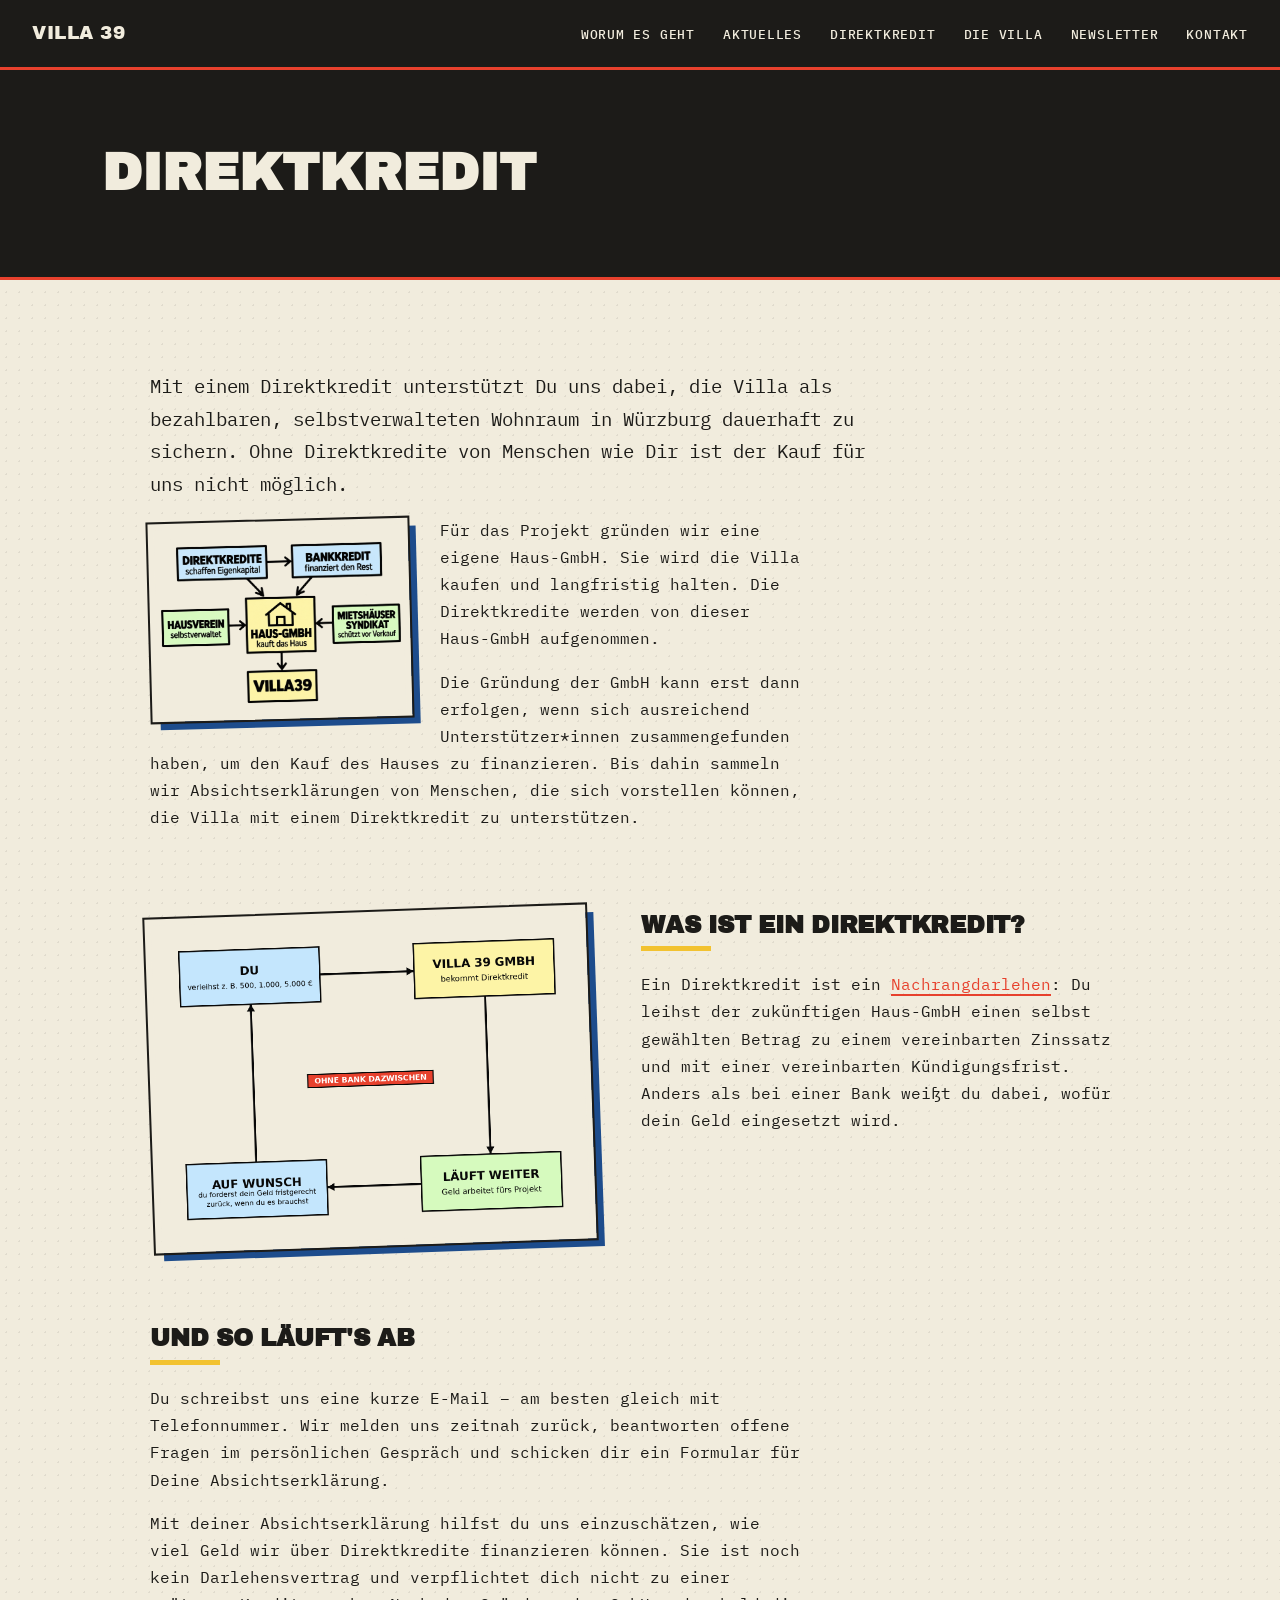
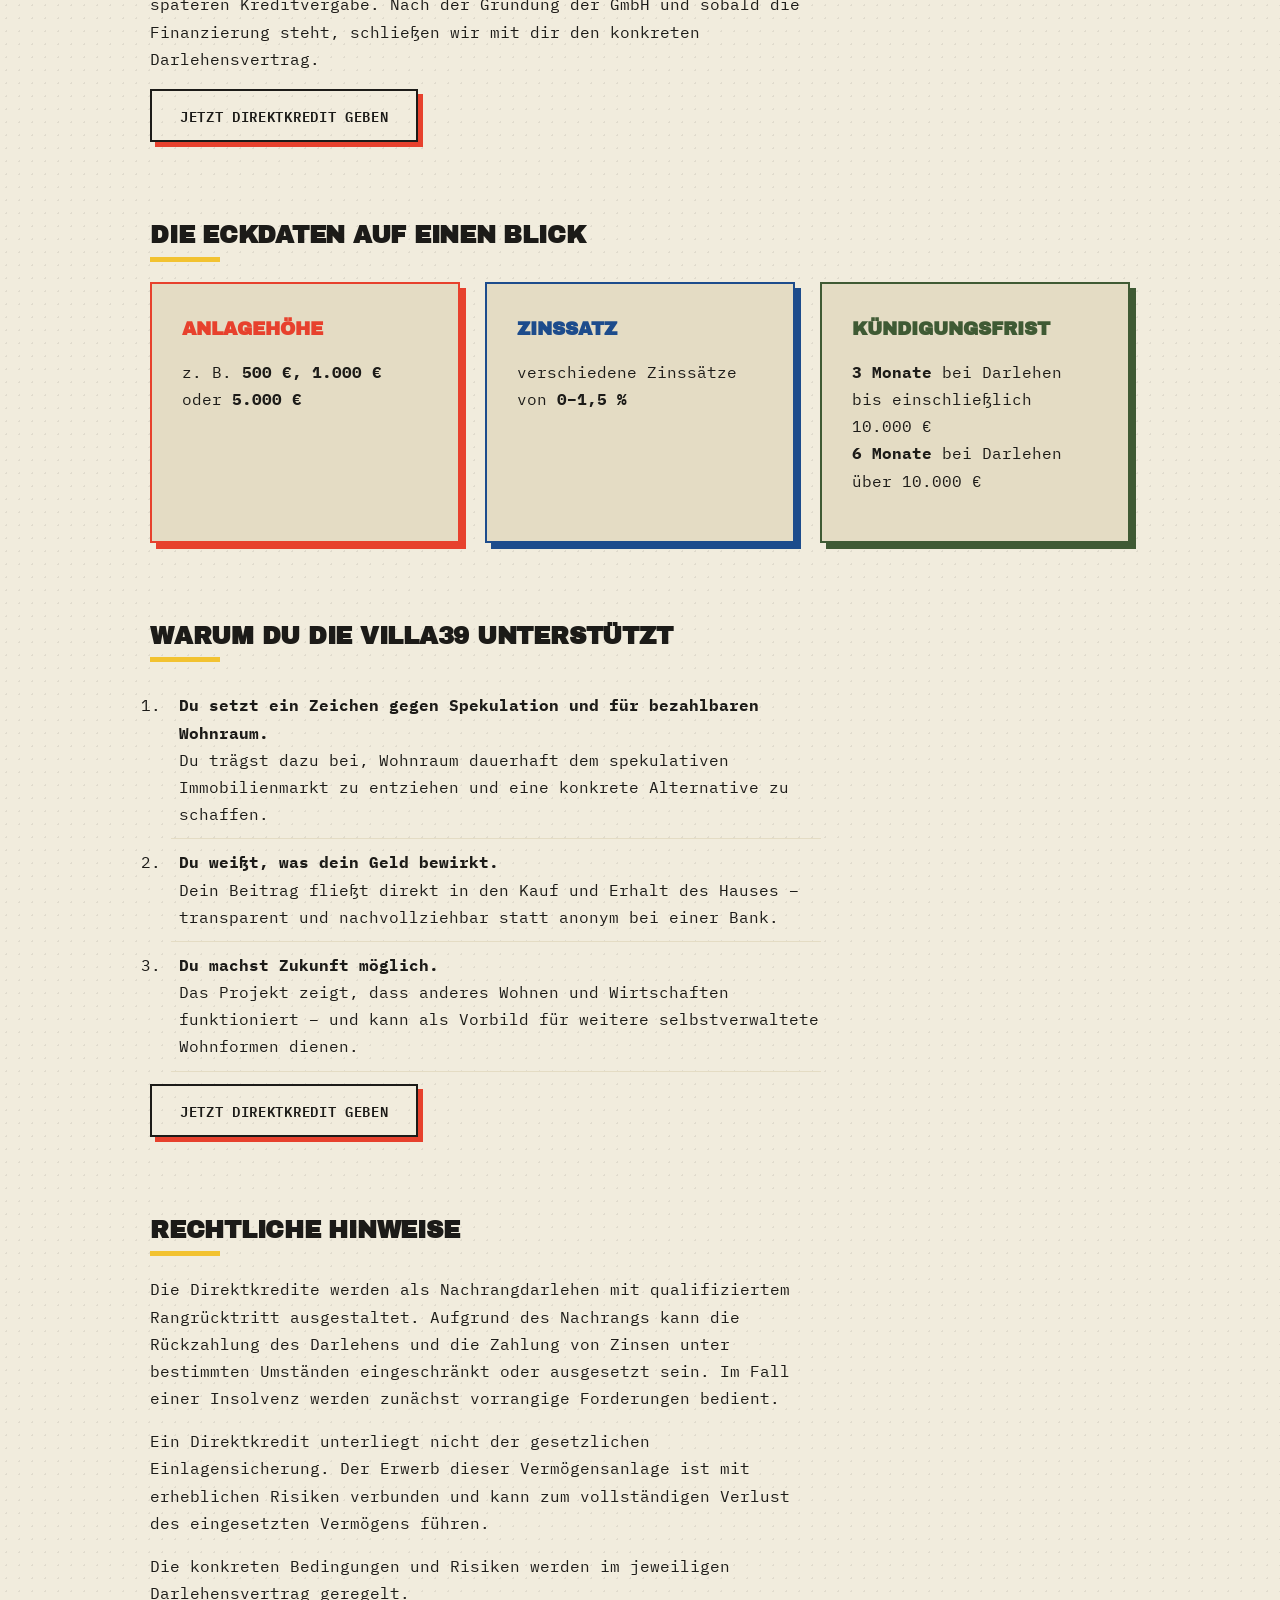
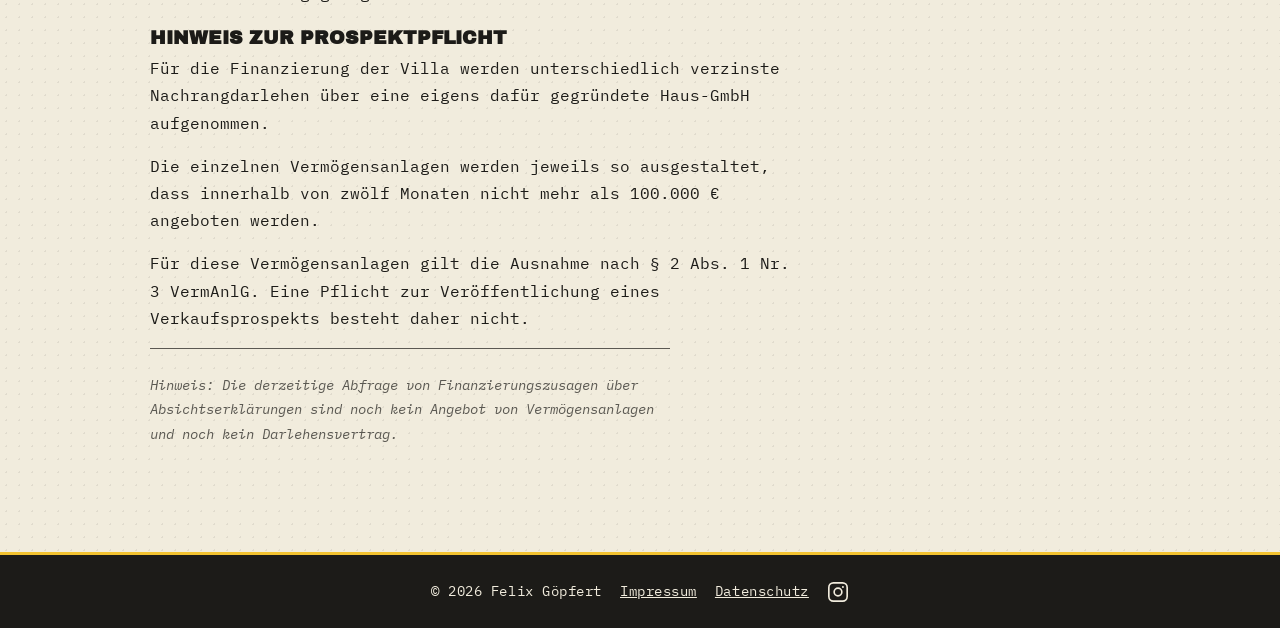
<file: direktkredit.html>
<!DOCTYPE html>
<html lang="de">

<head>
    <meta charset="UTF-8">
    <meta name="viewport" content="width=device-width, initial-scale=1.0">

    <title>Direktkredit — Villa 39</title>

    <link rel="icon" href="favicon.ico" sizes="any">
    <link rel="icon" type="image/png" sizes="32x32" href="favicon-32x32.png">
    <link rel="icon" type="image/png" sizes="16x16" href="favicon-16x16.png">
    <link rel="apple-touch-icon" href="apple-touch-icon.png">

    <link rel="preconnect" href="https://fonts.googleapis.com">
    <link rel="preconnect" href="https://fonts.gstatic.com" crossorigin>

    <link href="https://fonts.googleapis.com/css2?family=Archivo+Black&family=IBM+Plex+Mono:wght@400;500;600;700&family=Permanent+Marker&display=swap"
        rel="stylesheet">

    <link rel="stylesheet" href="style.css">
</head>

<body>

    <nav>

        <a href="index.html" class="logo">Villa 39</a>

        <button class="hamburger" id="hamburgerBtn" aria-label="Menü öffnen" aria-expanded="false">
            <span></span>
            <span></span>
            <span></span>
        </button>

        <ul id="navLinks">
            <li><a href="index.html#about">Worum es geht</a></li>
            <li><a href="index.html#aktuelles">Aktuelles</a></li>
            <li><a href="index.html#support">Direktkredit</a></li>
            <li><a href="index.html#geschichte">Die Villa</a></li>
            <li><a href="index.html#newsletter">Newsletter</a></li>
            <li><a href="index.html#contact">Kontakt</a></li>
        </ul>

    </nav>

    <header class="subpage-hero">
        <h1>Direktkredit</h1>
    </header>

    <main class="subpage-content subpage-content--wide">

        <p class="story-lead">Mit einem Direktkredit unterstützt Du uns dabei, die Villa als bezahlbaren, selbstverwalteten Wohnraum in Würzburg dauerhaft zu sichern. Ohne Direktkredite von Menschen wie Dir ist der Kauf für uns nicht möglich.</p>

        <img class="subpage-image subpage-image--compact" src="images/gallery5.png" alt="Illustration Finanzierung">

        <p>Für das Projekt gründen wir eine eigene Haus-GmbH. Sie wird die Villa kaufen und langfristig halten. Die Direktkredite werden von dieser Haus-GmbH aufgenommen.</p>

        <p>Die Gründung der GmbH kann erst dann erfolgen, wenn sich ausreichend Unterstützer*innen zusammengefunden haben, um den Kauf des Hauses zu finanzieren. Bis dahin sammeln wir Absichtserklärungen von Menschen, die sich vorstellen können, die Villa mit einem Direktkredit zu unterstützen.</p>

        <div class="about-grid">
            <img src="images/direktkredit-diagramm.png" alt="Wie ein Direktkredit funktioniert">
            <div>
                <h2>Was ist ein Direktkredit?</h2>
                <p>
                    Ein Direktkredit ist ein <a href="#rechtliche-hinweise" class="inline-link">Nachrangdarlehen</a>: Du leihst der zukünftigen Haus-GmbH einen selbst gewählten Betrag zu einem vereinbarten Zinssatz und mit einer vereinbarten Kündigungsfrist. Anders als bei einer Bank weißt du dabei, wofür dein Geld eingesetzt wird.
                </p>
            </div>
        </div>

        <h2>Und so läuft's ab</h2>

        <p>
            Du schreibst uns eine kurze E-Mail – am besten gleich mit Telefonnummer. Wir melden uns zeitnah zurück, beantworten offene Fragen im persönlichen Gespräch und schicken dir ein Formular für Deine Absichtserklärung.
        </p>

        <p>
            Mit deiner Absichtserklärung hilfst du uns einzuschätzen, wie viel Geld wir über Direktkredite finanzieren können. Sie ist noch kein Darlehensvertrag und verpflichtet dich nicht zu einer späteren Kreditvergabe. Nach der Gründung der GmbH und sobald die Finanzierung steht, schließen wir mit dir den konkreten Darlehensvertrag.
        </p>

        <p class="about-cta"><a href="mailto:villa39@gmx.de?subject=Interesse%20an%20einem%20Direktkredit&body=Hallo%20liebe%20Villa%2039%2C%0A%0Aich%20m%C3%B6chte%20euch%20gerne%20mit%20einem%20Direktkredit%20unterst%C3%BCtzen.%0A%0AGew%C3%BCnschter%20Betrag%3A%20%0AGew%C3%BCnschte%20Laufzeit%3A%20%0AMeine%20Telefonnummer%3A%20%0A%0AViele%20Gr%C3%BC%C3%9Fe" class="button button--dark">Jetzt Direktkredit geben</a></p>

        <h2>Die Eckdaten auf einen Blick</h2>

        <div class="cards">

            <div class="card card--static">
                <h3>Anlagehöhe</h3>
                <p>z. B. <strong>500 €, 1.000 €</strong> oder <strong>5.000 €</strong></p>
            </div>

            <div class="card card--static">
                <h3>Zinssatz</h3>
                <p>verschiedene Zinssätze von <strong>0–1,5 %</strong></p>
            </div>

            <div class="card card--static">
                <h3>Kündigungsfrist</h3>
                <p><strong>3 Monate</strong> bei Darlehen bis einschließlich 10.000 €<br><strong>6 Monate</strong> bei Darlehen über 10.000 €</p>
            </div>

        </div>

        <h2>Warum du die Villa39 unterstützt</h2>

        <ol class="subpage-list">
            <li>
                <strong>Du setzt ein Zeichen gegen Spekulation und für bezahlbaren Wohnraum.</strong><br>
                Du trägst dazu bei, Wohnraum dauerhaft dem spekulativen Immobilienmarkt zu entziehen und eine konkrete Alternative zu schaffen.
            </li>
            <li>
                <strong>Du weißt, was dein Geld bewirkt.</strong><br>
                Dein Beitrag fließt direkt in den Kauf und Erhalt des Hauses – transparent und nachvollziehbar statt anonym bei einer Bank.
            </li>
            <li>
                <strong>Du machst Zukunft möglich.</strong><br>
                Das Projekt zeigt, dass anderes Wohnen und Wirtschaften funktioniert – und kann als Vorbild für weitere selbstverwaltete Wohnformen dienen.
            </li>
        </ol>

        <p class="about-cta"><a href="mailto:villa39@gmx.de?subject=Interesse%20an%20einem%20Direktkredit&body=Hallo%20liebe%20Villa%2039%2C%0A%0Aich%20m%C3%B6chte%20euch%20gerne%20mit%20einem%20Direktkredit%20unterst%C3%BCtzen.%0A%0AGew%C3%BCnschter%20Betrag%3A%20%0AGew%C3%BCnschte%20Laufzeit%3A%20%0AMeine%20Telefonnummer%3A%20%0A%0AViele%20Gr%C3%BC%C3%9Fe" class="button button--dark">Jetzt Direktkredit geben</a></p>

        <h2 id="rechtliche-hinweise">Rechtliche Hinweise</h2>

        <p>
            Die Direktkredite werden als Nachrangdarlehen mit qualifiziertem Rangrücktritt ausgestaltet. Aufgrund des Nachrangs kann die Rückzahlung des Darlehens und die Zahlung von Zinsen unter bestimmten Umständen eingeschränkt oder ausgesetzt sein. Im Fall einer Insolvenz werden zunächst vorrangige Forderungen bedient.
        </p>

        <p>
            Ein Direktkredit unterliegt nicht der gesetzlichen Einlagensicherung. Der Erwerb dieser Vermögensanlage ist mit erheblichen Risiken verbunden und kann zum vollständigen Verlust des eingesetzten Vermögens führen.
        </p>

        <p>
            Die konkreten Bedingungen und Risiken werden im jeweiligen Darlehensvertrag geregelt.
        </p>

        <h3>Hinweis zur Prospektpflicht</h3>

        <p>
            Für die Finanzierung der Villa werden unterschiedlich verzinste Nachrangdarlehen über eine eigens dafür gegründete Haus-GmbH aufgenommen.
        </p>

        <p>
            Die einzelnen Vermögensanlagen werden jeweils so ausgestaltet, dass innerhalb von zwölf Monaten nicht mehr als 100.000 € angeboten werden.
        </p>

        <p>
            Für diese Vermögensanlagen gilt die Ausnahme nach § 2 Abs. 1 Nr. 3 VermAnlG. Eine Pflicht zur Veröffentlichung eines Verkaufsprospekts besteht daher nicht.
        </p>

        <p class="subpage-note">
            Hinweis: Die derzeitige Abfrage von Finanzierungszusagen über Absichtserklärungen sind noch kein Angebot von Vermögensanlagen und noch kein Darlehensvertrag.
        </p>

    </main>

    <footer>

        <p>© 2026 Felix Göpfert</p>
        <p><a href="impressum.html">Impressum</a></p>
        <p><a href="datenschutz.html">Datenschutz</a></p>

        <a href="https://www.instagram.com/dievilla39" target="_blank" rel="noopener" class="footer-social" aria-label="Villa 39 auf Instagram">
            <svg viewBox="0 0 24 24" width="22" height="22" fill="none" stroke="currentColor" stroke-width="1.8">
                <rect x="2" y="2" width="20" height="20" rx="5"/>
                <circle cx="12" cy="12" r="4.2"/>
                <circle cx="17.4" cy="6.6" r="1.1" fill="currentColor" stroke="none"/>
            </svg>
        </a>

    </footer>

    <script>
        const hamburgerBtn = document.getElementById('hamburgerBtn');
        const navLinks = document.getElementById('navLinks');

        hamburgerBtn.addEventListener('click', () => {
            const isOpen = navLinks.classList.toggle('is-open');
            hamburgerBtn.classList.toggle('is-open', isOpen);
            hamburgerBtn.setAttribute('aria-expanded', isOpen);
        });

        navLinks.querySelectorAll('a').forEach(link => {
            link.addEventListener('click', () => {
                navLinks.classList.remove('is-open');
                hamburgerBtn.classList.remove('is-open');
                hamburgerBtn.setAttribute('aria-expanded', 'false');
            });
        });
    </script>

</body>

</html>
</file>
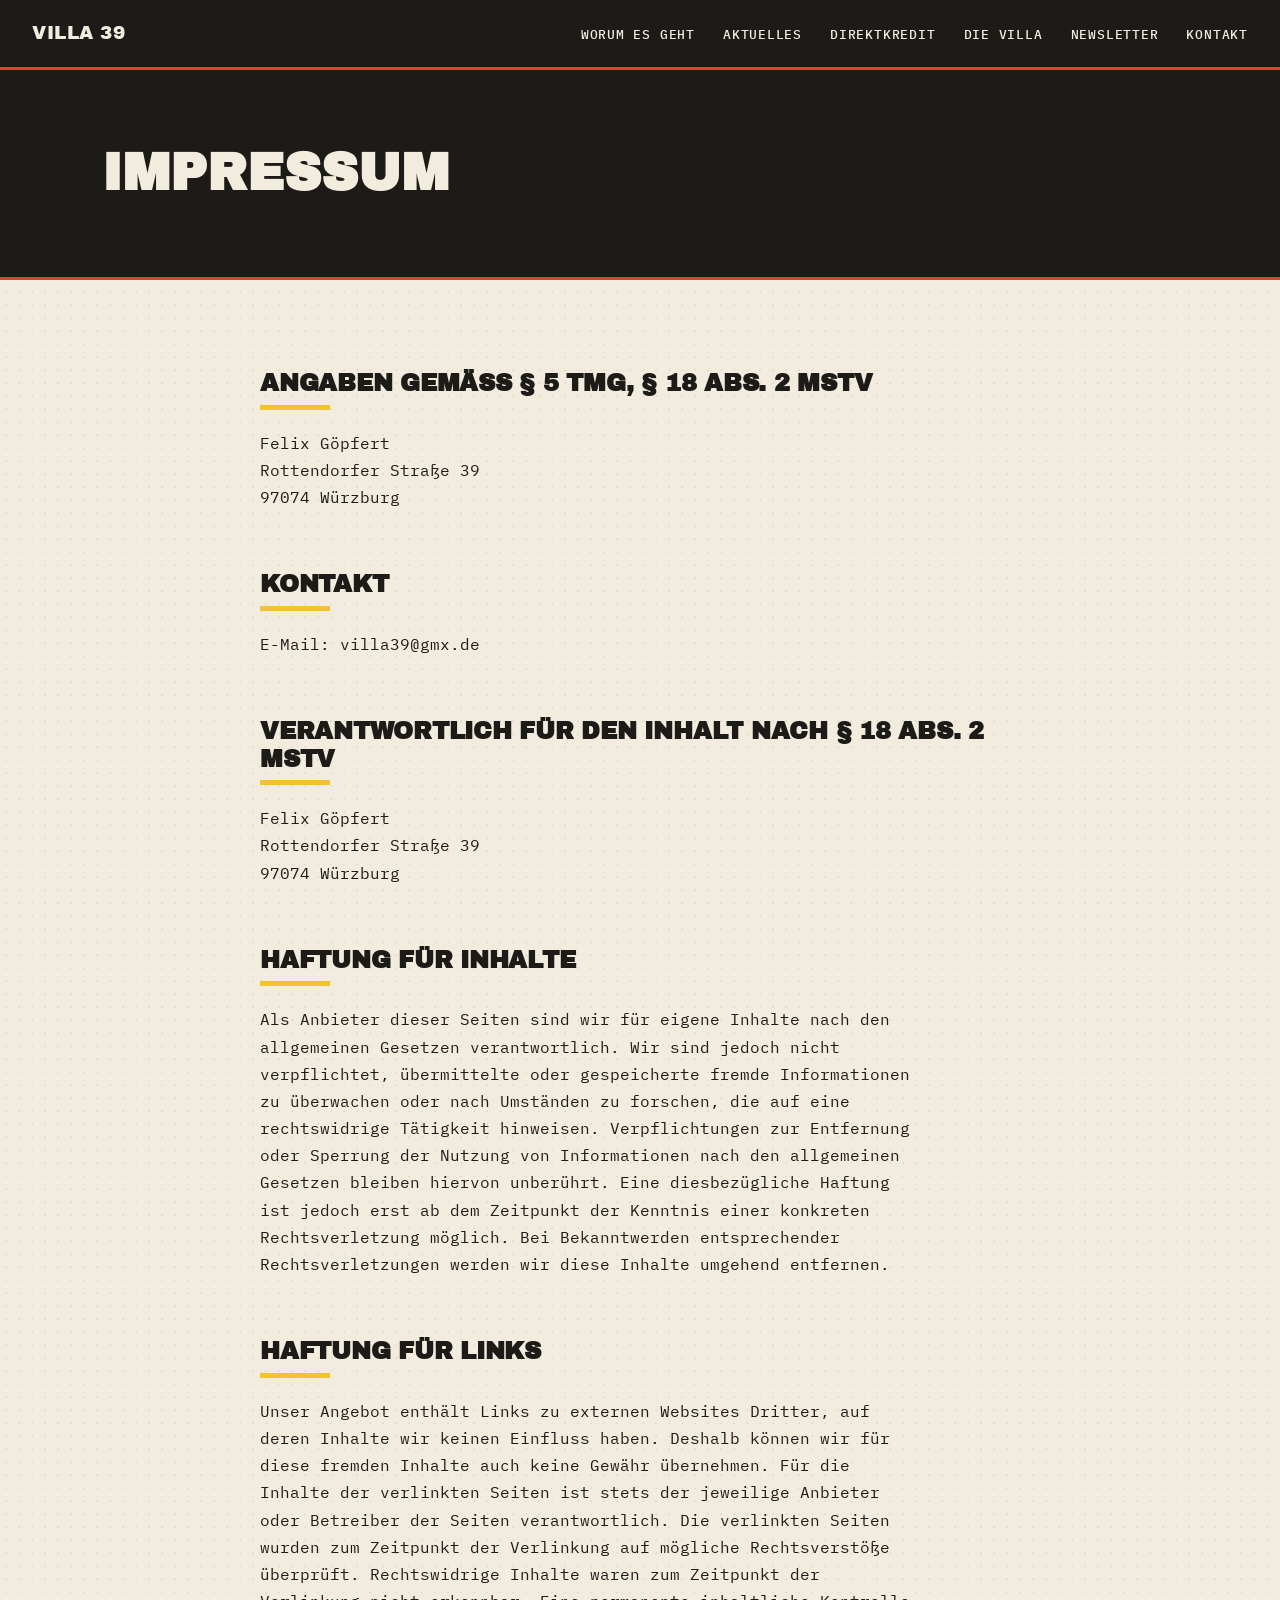
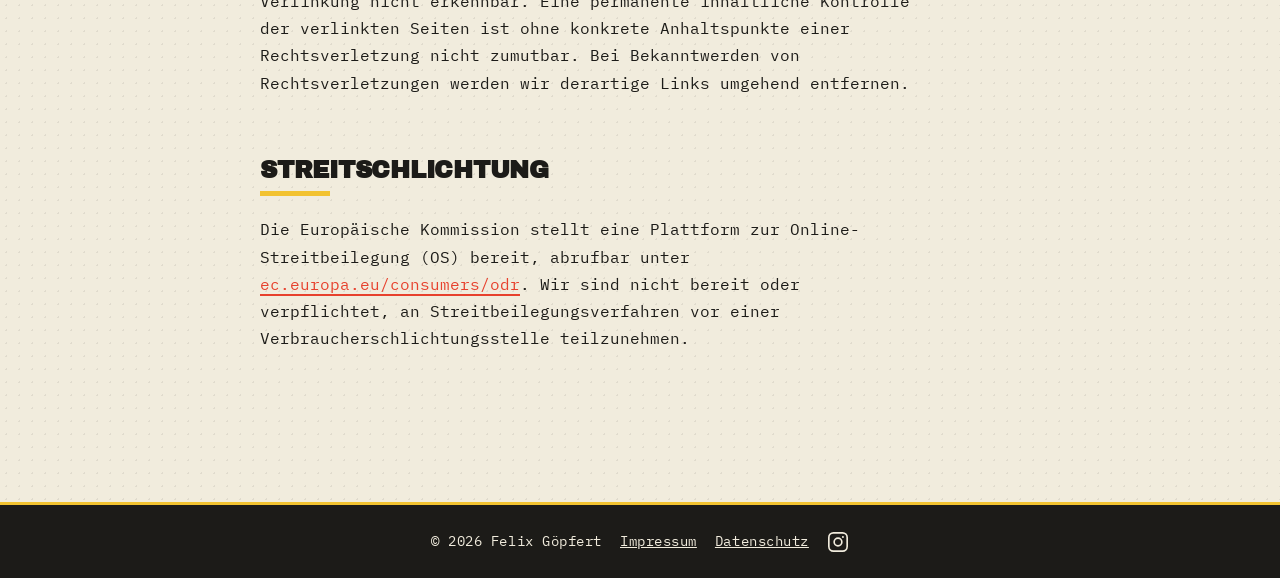
<file: impressum.html>
<!DOCTYPE html>
<html lang="de">

<head>
    <meta charset="UTF-8">
    <meta name="viewport" content="width=device-width, initial-scale=1.0">

    <title>Impressum — Villa 39</title>

    <link rel="icon" href="favicon.ico" sizes="any">
    <link rel="icon" type="image/png" sizes="32x32" href="favicon-32x32.png">
    <link rel="icon" type="image/png" sizes="16x16" href="favicon-16x16.png">
    <link rel="apple-touch-icon" href="apple-touch-icon.png">

    <link rel="preconnect" href="https://fonts.googleapis.com">
    <link rel="preconnect" href="https://fonts.gstatic.com" crossorigin>

    <link href="https://fonts.googleapis.com/css2?family=Archivo+Black&family=IBM+Plex+Mono:wght@400;500;600;700&family=Permanent+Marker&display=swap"
        rel="stylesheet">

    <link rel="stylesheet" href="style.css">
</head>

<body>

    <nav>

        <a href="index.html" class="logo">Villa 39</a>

        <button class="hamburger" id="hamburgerBtn" aria-label="Menü öffnen" aria-expanded="false">
            <span></span>
            <span></span>
            <span></span>
        </button>

        <ul id="navLinks">
            <li><a href="index.html#about">Worum es geht</a></li>
            <li><a href="index.html#aktuelles">Aktuelles</a></li>
            <li><a href="index.html#support">Direktkredit</a></li>
            <li><a href="index.html#geschichte">Die Villa</a></li>
            <li><a href="index.html#newsletter">Newsletter</a></li>
            <li><a href="index.html#contact">Kontakt</a></li>
        </ul>

    </nav>

    <header class="subpage-hero">
        <h1>Impressum</h1>
    </header>

    <main class="subpage-content">

        <section>

            <h2>Angaben gemäß § 5 TMG, § 18 Abs. 2 MStV</h2>

            <p>
                Felix Göpfert<br>
                Rottendorfer Straße 39<br>
                97074 Würzburg
            </p>

        </section>

        <section>

            <h2>Kontakt</h2>

            <p>
                E-Mail: villa39@gmx.de
            </p>

        </section>

        <section>

            <h2>Verantwortlich für den Inhalt nach § 18 Abs. 2 MStV</h2>

            <p>
                Felix Göpfert<br>
                Rottendorfer Straße 39<br>
                97074 Würzburg
            </p>

        </section>

        <section>

            <h2>Haftung für Inhalte</h2>

            <p>
                Als Anbieter dieser Seiten sind wir für eigene Inhalte nach den allgemeinen Gesetzen verantwortlich. Wir sind jedoch nicht verpflichtet, übermittelte oder gespeicherte fremde Informationen zu überwachen oder nach Umständen zu forschen, die auf eine rechtswidrige Tätigkeit hinweisen. Verpflichtungen zur Entfernung oder Sperrung der Nutzung von Informationen nach den allgemeinen Gesetzen bleiben hiervon unberührt. Eine diesbezügliche Haftung ist jedoch erst ab dem Zeitpunkt der Kenntnis einer konkreten Rechtsverletzung möglich. Bei Bekanntwerden entsprechender Rechtsverletzungen werden wir diese Inhalte umgehend entfernen.
            </p>

        </section>

        <section>

            <h2>Haftung für Links</h2>

            <p>
                Unser Angebot enthält Links zu externen Websites Dritter, auf deren Inhalte wir keinen Einfluss haben. Deshalb können wir für diese fremden Inhalte auch keine Gewähr übernehmen. Für die Inhalte der verlinkten Seiten ist stets der jeweilige Anbieter oder Betreiber der Seiten verantwortlich. Die verlinkten Seiten wurden zum Zeitpunkt der Verlinkung auf mögliche Rechtsverstöße überprüft. Rechtswidrige Inhalte waren zum Zeitpunkt der Verlinkung nicht erkennbar. Eine permanente inhaltliche Kontrolle der verlinkten Seiten ist ohne konkrete Anhaltspunkte einer Rechtsverletzung nicht zumutbar. Bei Bekanntwerden von Rechtsverletzungen werden wir derartige Links umgehend entfernen.
            </p>

        </section>

        <section>

            <h2>Streitschlichtung</h2>

            <p>
                Die Europäische Kommission stellt eine Plattform zur Online-Streitbeilegung (OS) bereit, abrufbar unter <a href="https://ec.europa.eu/consumers/odr/" target="_blank" rel="noopener" class="inline-link">ec.europa.eu/consumers/odr</a>.
                Wir sind nicht bereit oder verpflichtet, an Streitbeilegungsverfahren vor einer Verbraucherschlichtungsstelle teilzunehmen.
            </p>

        </section>

     </main>

    <footer>

        <p>© 2026 Felix Göpfert</p>
        <p><a href="impressum.html">Impressum</a></p>
        <p><a href="datenschutz.html">Datenschutz</a></p>

        <a href="https://www.instagram.com/dievilla39" target="_blank" rel="noopener" class="footer-social" aria-label="Villa 39 auf Instagram">
            <svg viewBox="0 0 24 24" width="22" height="22" fill="none" stroke="currentColor" stroke-width="1.8">
                <rect x="2" y="2" width="20" height="20" rx="5"/>
                <circle cx="12" cy="12" r="4.2"/>
                <circle cx="17.4" cy="6.6" r="1.1" fill="currentColor" stroke="none"/>
            </svg>
        </a>

    </footer>

    <script>
        const hamburgerBtn = document.getElementById('hamburgerBtn');
        const navLinks = document.getElementById('navLinks');

        hamburgerBtn.addEventListener('click', () => {
            const isOpen = navLinks.classList.toggle('is-open');
            hamburgerBtn.classList.toggle('is-open', isOpen);
            hamburgerBtn.setAttribute('aria-expanded', isOpen);
        });

        navLinks.querySelectorAll('a').forEach(link => {
            link.addEventListener('click', () => {
                navLinks.classList.remove('is-open');
                hamburgerBtn.classList.remove('is-open');
                hamburgerBtn.setAttribute('aria-expanded', 'false');
            });
        });
    </script>

</body>

</html>
</file>
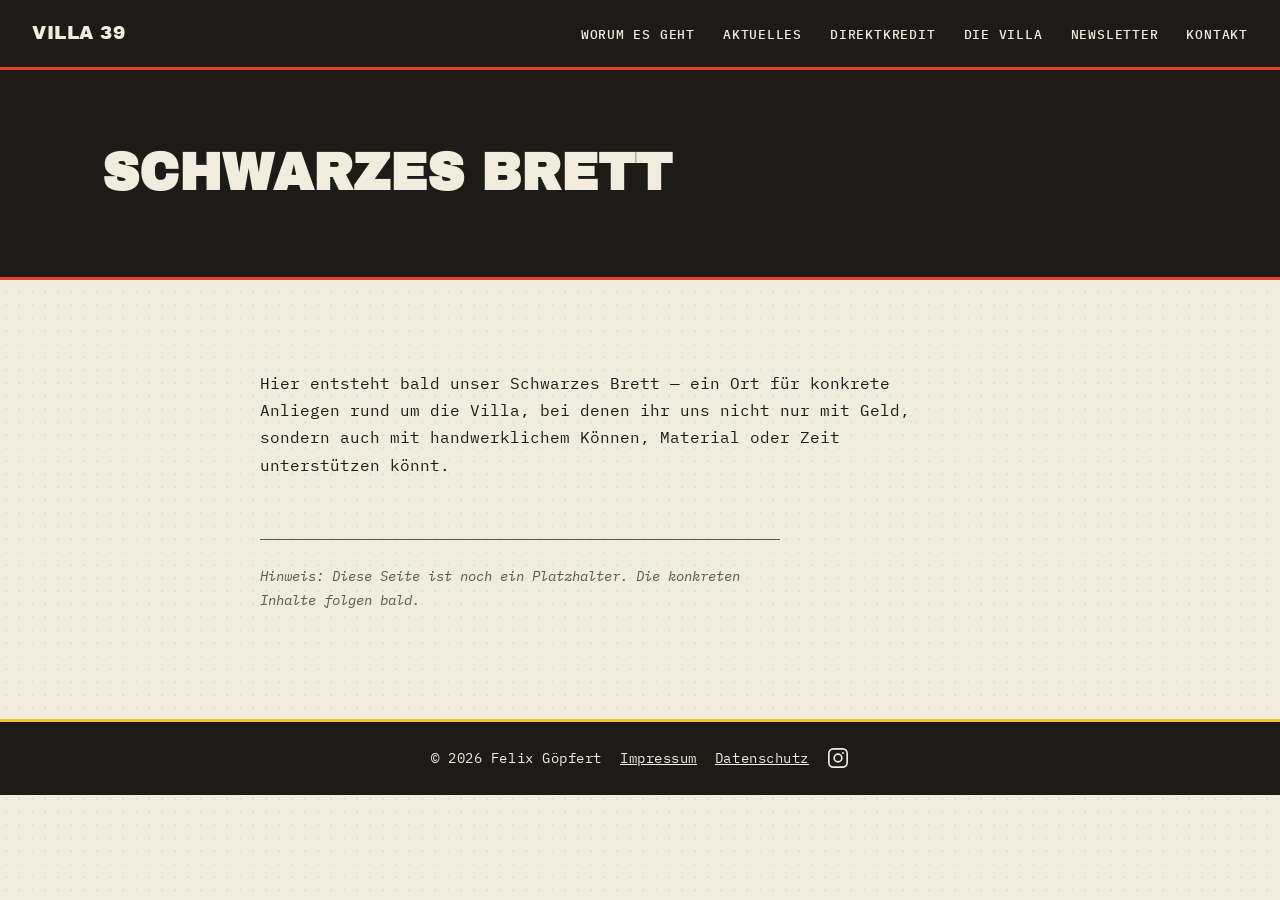
<file: schwarzes-brett.html>
<!DOCTYPE html>
<html lang="de">

<head>
    <meta charset="UTF-8">
    <meta name="viewport" content="width=device-width, initial-scale=1.0">

    <title>Schwarzes Brett — Villa 39</title>

    <link rel="icon" href="favicon.ico" sizes="any">
    <link rel="icon" type="image/png" sizes="32x32" href="favicon-32x32.png">
    <link rel="icon" type="image/png" sizes="16x16" href="favicon-16x16.png">
    <link rel="apple-touch-icon" href="apple-touch-icon.png">

    <link rel="preconnect" href="https://fonts.googleapis.com">
    <link rel="preconnect" href="https://fonts.gstatic.com" crossorigin>

    <link href="https://fonts.googleapis.com/css2?family=Archivo+Black&family=IBM+Plex+Mono:wght@400;500;600;700&family=Permanent+Marker&display=swap"
        rel="stylesheet">

    <link rel="stylesheet" href="style.css">
</head>

<body>

    <nav>

        <a href="index.html" class="logo">Villa 39</a>

        <button class="hamburger" id="hamburgerBtn" aria-label="Menü öffnen" aria-expanded="false">
            <span></span>
            <span></span>
            <span></span>
        </button>

        <ul id="navLinks">
            <li><a href="index.html#about">Worum es geht</a></li>
            <li><a href="index.html#aktuelles">Aktuelles</a></li>
            <li><a href="index.html#support">Direktkredit</a></li>
            <li><a href="index.html#geschichte">Die Villa</a></li>
            <li><a href="index.html#newsletter">Newsletter</a></li>
            <li><a href="index.html#contact">Kontakt</a></li>
        </ul>

    </nav>

    <header class="subpage-hero">
        <h1>Schwarzes Brett</h1>
    </header>

    <main class="subpage-content">

        <section>

            <p>
                Hier entsteht bald unser Schwarzes Brett — ein Ort für konkrete Anliegen rund um die Villa, bei denen ihr uns nicht nur mit Geld, sondern auch mit handwerklichem Können, Material oder Zeit unterstützen könnt.
            </p>

        </section>

        <p class="subpage-note">
            Hinweis: Diese Seite ist noch ein Platzhalter. Die konkreten Inhalte folgen bald.
        </p>

    </main>

    <footer>

        <p>© 2026 Felix Göpfert</p>
        <p><a href="impressum.html">Impressum</a></p>
        <p><a href="datenschutz.html">Datenschutz</a></p>

        <a href="https://www.instagram.com/dievilla39" target="_blank" rel="noopener" class="footer-social" aria-label="Villa 39 auf Instagram">
            <svg viewBox="0 0 24 24" width="22" height="22" fill="none" stroke="currentColor" stroke-width="1.8">
                <rect x="2" y="2" width="20" height="20" rx="5"/>
                <circle cx="12" cy="12" r="4.2"/>
                <circle cx="17.4" cy="6.6" r="1.1" fill="currentColor" stroke="none"/>
            </svg>
        </a>

    </footer>

    <script>
        const hamburgerBtn = document.getElementById('hamburgerBtn');
        const navLinks = document.getElementById('navLinks');

        hamburgerBtn.addEventListener('click', () => {
            const isOpen = navLinks.classList.toggle('is-open');
            hamburgerBtn.classList.toggle('is-open', isOpen);
            hamburgerBtn.setAttribute('aria-expanded', isOpen);
        });

        navLinks.querySelectorAll('a').forEach(link => {
            link.addEventListener('click', () => {
                navLinks.classList.remove('is-open');
                hamburgerBtn.classList.remove('is-open');
                hamburgerBtn.setAttribute('aria-expanded', 'false');
            });
        });
    </script>

</body>

</html>
</file>
<file: style.css>
/* ============================================================
   Villa 39 — Riso-Flugblatt-Stil
   Statt Corporate-NGO-Glätte: Photokopie, Stempel, Klebeband.
   ============================================================ */

:root {
    --paper: #F1ECDD;
    --paper-dark: #E4DCC4;
    --ink: #1C1B18;
    --riso-red: #E7412D;
    --riso-blue: #1D4C8C;
    --riso-yellow: #F2C230;
    --riso-green: #3F5A34;
    --nav-h: 70px;
}

* {
    margin: 0;
    padding: 0;
    box-sizing: border-box;
}

html {
    scroll-behavior: smooth;
}

body {
    font-family: "IBM Plex Mono", monospace;
    background-color: var(--paper);
    background-image: radial-gradient(rgba(28, 27, 24, 0.08) 1px, transparent 1px);
    background-size: 13px 13px;
    color: var(--ink);
    line-height: 1.7;
    font-size: 16px;
    -webkit-font-smoothing: antialiased;
    -moz-osx-font-smoothing: grayscale;
}

h1, h2, h3, .logo {
    font-family: "Archivo Black", sans-serif;
    text-transform: uppercase;
}

/* ---------- Navigation ---------- */

nav {
    position: fixed;
    top: 0;
    left: 0;
    width: 100%;
    display: flex;
    justify-content: space-between;
    align-items: center;
    padding: 14px 32px;
    min-height: var(--nav-h);
    background: var(--ink);
    border-bottom: 3px solid var(--riso-red);
    z-index: 1000;
}

.logo {
    color: var(--paper);
    font-size: 1.15rem;
    letter-spacing: .5px;
    text-decoration: none;
}

#navLinks {
    display: flex;
    list-style: none;
    gap: 28px;
}

nav a {
    color: var(--paper);
    text-decoration: none;
    font-size: .82rem;
    font-weight: 500;
    text-transform: uppercase;
    letter-spacing: .06em;
    position: relative;
}

nav a:visited {
    color: var(--paper);
}

nav a::after {
    content: "";
    position: absolute;
    left: 0;
    bottom: -4px;
    width: 0;
    height: 2px;
    background: var(--riso-yellow);
    transition: width .2s ease;
}

nav a:hover::after {
    width: 100%;
}

/* Untermenü (Unterstützen) */

nav ul > li.has-submenu {
    position: relative;
}

nav ul > li.has-submenu::after {
    content: "";
    position: absolute;
    top: 100%;
    left: 0;
    right: 0;
    height: 14px;
}

.submenu {
    display: none;
    list-style: none;
    position: absolute;
    top: 100%;
    left: 0;
    margin-top: 14px;
    background: var(--ink);
    border: 2px solid var(--riso-red);
    padding: 8px 0;
    min-width: 190px;
    z-index: 1001;
}

@media (min-width: 801px) {
    li.has-submenu:hover > .submenu,
    li.has-submenu:focus-within > .submenu {
        display: block;
    }
}

.submenu li {
    padding: 0;
}

.submenu a {
    display: block;
    padding: 10px 20px;
    white-space: nowrap;
}

.submenu a::after {
    display: none;
}

/* Hamburger (mobil) */

.hamburger {
    display: none;
    flex-direction: column;
    justify-content: space-between;
    width: 26px;
    height: 18px;
    background: none;
    border: none;
    cursor: pointer;
    z-index: 1100;
}

.hamburger span {
    display: block;
    height: 3px;
    width: 100%;
    background: var(--paper);
    transition: transform .25s ease, opacity .25s ease;
}

.hamburger.is-open span:nth-child(1) {
    transform: translateY(7.5px) rotate(45deg);
}

.hamburger.is-open span:nth-child(2) {
    opacity: 0;
}

.hamburger.is-open span:nth-child(3) {
    transform: translateY(-7.5px) rotate(-45deg);
}

/* ---------- Hero ---------- */

.hero {
    position: relative;
    margin-top: var(--nav-h);
    height: calc(100vh - var(--nav-h));
    background:
        linear-gradient(rgba(231, 65, 45, .32), rgba(28, 27, 24, .68)),
        url("images/hero.jpg");
    background-size: cover;
    background-position: center;
    background-blend-mode: multiply;
    display: flex;
    justify-content: flex-start;
    align-items: center;
    padding-left: 15%;
    padding-right: 8%;
    color: var(--paper);
    overflow: hidden;
}

.hero-content {
    max-width: 620px;
    text-align: left;
}

.eyebrow {
    display: inline-block;
    text-transform: uppercase;
    letter-spacing: 3px;
    font-size: .7rem;
    color: var(--ink);
    background: var(--riso-yellow);
    padding: 3px 8px;
    margin-bottom: 14px;
}

.hero h1 {
    font-size: clamp(3.2rem, 8vw, 4.9rem);
    line-height: 1;
    margin-bottom: 16px;
    color: var(--paper);
    text-shadow: 4px 4px 0 var(--riso-red), -2px -2px 0 var(--riso-blue);
}

.subtitle {
    font-family: "IBM Plex Mono", monospace;
    font-size: 1.15rem;
    max-width: 480px;
    margin-bottom: 40px;
}

.scroll-indicator {
    margin-top: 60px;
    font-size: 2rem;
    opacity: .7;
}

@media (min-width: 801px) {
    .hero {
        background-position: center 25%;
    }
}

.button {
    display: inline-block;
    padding: 13px 28px;
    border: 2.5px solid var(--paper);
    color: var(--paper);
    text-decoration: none;
    text-transform: uppercase;
    letter-spacing: .05em;
    font-size: .85rem;
    font-weight: 600;
    border-radius: 0;
    background: transparent;
    box-shadow: 5px 5px 0 var(--riso-yellow);
    transition: transform .15s ease, box-shadow .15s ease;
}

.button:hover {
    background: var(--paper);
    color: var(--ink);
    transform: translate(-2px, -2px);
    box-shadow: 7px 7px 0 var(--riso-yellow);
}

/* Stempel-Element */

.stamp {
    position: absolute;
    top: 22%;
    right: 9%;
    max-width: 200px;
    background: var(--riso-red);
    color: var(--paper);
    font-family: "Archivo Black", sans-serif;
    text-transform: uppercase;
    font-size: 1rem;
    line-height: 1.3;
    text-align: center;
    padding: 20px 24px;
    transform: rotate(-6deg);
    box-shadow: 8px 8px 0 var(--ink);
    pointer-events: none;
}

/* Zackenkante zwischen Hero und Inhalt */

.torn-edge {
    position: relative;
    height: 26px;
    background: var(--paper);
    clip-path: polygon(
        0% 100%, 4% 30%, 8% 100%, 12% 30%, 16% 100%, 20% 30%, 24% 100%,
        28% 30%, 32% 100%, 36% 30%, 40% 100%, 44% 30%, 48% 100%, 52% 30%,
        56% 100%, 60% 30%, 64% 100%, 68% 30%, 72% 100%, 76% 30%, 80% 100%,
        84% 30%, 88% 100%, 92% 30%, 96% 100%, 100% 30%, 100% 100%
    );
    margin-top: -1px;
}

/* ---------- Main ---------- */

main {
    width: min(980px, 88%);
    margin: 0 auto;
    padding: 100px 0;
}

section {
    margin-bottom: 150px;
    scroll-margin-top: 100px;
}

h2 {
    color: var(--ink);
    font-size: 2.3rem;
    letter-spacing: -0.01em;
    line-height: 1.15;
    margin-bottom: 44px;
    display: inline-block;
    position: relative;
    padding-bottom: 12px;
}

h2::after {
    content: "";
    position: absolute;
    left: 0;
    bottom: 0;
    width: 70px;
    height: 5px;
    background: var(--riso-yellow);
}

/* ---------- About ---------- */

.about-grid {
    display: flex;
    gap: 50px;
    align-items: flex-start;
    margin-top: 0;
    margin-bottom: 30px;
    clear: both;
}

.subpage-content .about-grid {
    margin-top: 80px;
}

.about-grid.reverse {
    flex-direction: row-reverse;
}

.about-grid img {
    width: 45%;
    height: auto;
    border-radius: 0;
    border: 6px solid var(--paper);
    outline: 2px solid var(--ink);
    box-shadow: 8px 8px 0 var(--riso-blue);
    transform: rotate(-2deg);
}

.about-grid div {
    flex: 1;
}

.about-grid p {
    margin-bottom: 20px;
    max-width: 60ch;
}

.about-grid strong {
    color: var(--riso-red);
}

.about-cta {
    margin-top: 12px;
}

.inline-link {
    color: var(--riso-red);
    text-decoration: none;
    border-bottom: 2px solid var(--riso-red);
}

.inline-link:hover {
    opacity: .75;
}

.inline-link:visited {
    color: var(--riso-red);
}

/* ---------- Gallery ---------- */

.gallery {
    display: flex;
    flex-wrap: wrap;
    align-items: flex-start;
    gap: 24px;
}

.gallery img {
    width: calc(33.3% - 16px);
    height: auto;
    border-radius: 0;
    border: 6px solid var(--paper);
    outline: 2px solid var(--ink);
    box-shadow: 6px 6px 0 var(--ink);
}

.gallery img:nth-child(odd) {
    transform: rotate(-2deg);
}

.gallery img:nth-child(even) {
    transform: rotate(2deg);
}

/* ---------- Geschichte & Finanzierung (Text/Bild-Mischung) ---------- */

#geschichte, #finanzierung {
    scroll-margin-top: 100px;
}

.story-lead {
    font-size: 1.2rem;
    max-width: 75ch;
    margin-bottom: 50px;
}

.story-row {
    display: flex;
    gap: 50px;
    align-items: center;
    margin-bottom: 60px;
}

.story-row.reverse {
    flex-direction: row-reverse;
}

.story-row img {
    width: 42%;
    flex-shrink: 0;
    height: auto;
    border: 6px solid var(--paper);
    outline: 2px solid var(--ink);
    transform: rotate(-2deg);
}

.story-row.reverse img {
    transform: rotate(2deg);
}

.story-row.c-red img { box-shadow: 8px 8px 0 var(--riso-red); }
.story-row.c-blue img { box-shadow: 8px 8px 0 var(--riso-blue); }
.story-row.c-green img { box-shadow: 8px 8px 0 var(--riso-green); }

.story-row p {
    flex: 1;
}

.story-pullquote.story-pullquote {
    font-family: "Archivo Black", sans-serif;
    font-size: 1.4rem;
    line-height: 1.4;
    color: var(--riso-red);
    border-left: 6px solid var(--riso-red);
    padding-left: 26px;
    margin: 50px 0;
    max-width: 68ch;
}

/* ---------- Cards ---------- */

.cards {
    display: flex;
    gap: 25px;
}

.card {
    background: var(--paper-dark);
    padding: 30px;
    border-radius: 0;
    border: 2.5px solid var(--ink);
    flex: 1;
    box-shadow: 6px 6px 0 var(--ink);
    transition: transform .18s ease, box-shadow .18s ease;
    display: block;
    color: inherit;
    text-decoration: none;
}

.card:visited {
    color: var(--ink);
}

.card:nth-child(1) { border-color: var(--riso-red); box-shadow: 6px 6px 0 var(--riso-red); }
.card:nth-child(2) { border-color: var(--riso-blue); box-shadow: 6px 6px 0 var(--riso-blue); }
.card:nth-child(3) { border-color: var(--riso-green); box-shadow: 6px 6px 0 var(--riso-green); }

.card h3 {
    font-size: 1.15rem;
    margin-bottom: 14px;
}

.card:nth-child(1) h3 { color: var(--riso-red); }
.card:nth-child(2) h3 { color: var(--riso-blue); }
.card:nth-child(3) h3 { color: var(--riso-green); }

.card:hover {
    transform: translate(-4px, -4px);
}

.card:nth-child(1):hover { box-shadow: 10px 10px 0 var(--riso-red); }
.card:nth-child(2):hover { box-shadow: 10px 10px 0 var(--riso-blue); }
.card:nth-child(3):hover { box-shadow: 10px 10px 0 var(--riso-green); }

.card--static:hover {
    transform: none;
    cursor: default;
}

.card--static:nth-child(1):hover { box-shadow: 6px 6px 0 var(--riso-red); }
.card--static:nth-child(2):hover { box-shadow: 6px 6px 0 var(--riso-blue); }
.card--static:nth-child(3):hover { box-shadow: 6px 6px 0 var(--riso-green); }

.card-arrow {
    display: block;
    margin-top: 16px;
    font-weight: 600;
    text-decoration: none;
    border-bottom: 2px solid currentColor;
    width: fit-content;
}

.card:nth-child(1) .card-arrow { color: var(--riso-red); }
.card:nth-child(2) .card-arrow { color: var(--riso-blue); }
.card:nth-child(3) .card-arrow { color: var(--riso-green); }

/* Explicit colour modifiers, for cards whose DOM position no longer
   matches their intended colour via nth-child (e.g. the featured card) */
.card.card-red { border-color: var(--riso-red); box-shadow: 6px 6px 0 var(--riso-red); }
.card.card-blue { border-color: var(--riso-blue); box-shadow: 6px 6px 0 var(--riso-blue); }
.card.card-green { border-color: var(--riso-green); box-shadow: 6px 6px 0 var(--riso-green); }

.card.card-red h3 { color: var(--riso-red); }
.card.card-blue h3 { color: var(--riso-blue); }
.card.card-green h3 { color: var(--riso-green); }

.card.card-red .card-arrow { color: var(--riso-red); }
.card.card-blue .card-arrow { color: var(--riso-blue); }
.card.card-green .card-arrow { color: var(--riso-green); }

.card.card-red:hover { box-shadow: 10px 10px 0 var(--riso-red); }
.card.card-blue:hover { box-shadow: 10px 10px 0 var(--riso-blue); }
.card.card-green:hover { box-shadow: 10px 10px 0 var(--riso-green); }

.card-featured {
    display: block;
    padding: 46px 50px;
    margin-bottom: 30px;
    box-shadow: 10px 10px 0 var(--riso-red);
}

.card-featured h3 {
    font-size: 1.7rem;
    margin-bottom: 18px;
}

.card-featured p {
    max-width: 70ch;
    font-size: 1.05rem;
}

.card-featured .card-arrow {
    font-size: 1.05rem;
    margin-top: 20px;
}

.card-featured:hover {
    box-shadow: 14px 14px 0 var(--riso-red);
}

.cards-secondary .card {
    padding: 24px;
}

.cards-secondary h3 {
    font-size: 1rem;
}

.cards-secondary p {
    font-size: .92rem;
}

.card:hover .card-arrow {
    opacity: .75;
}

/* ---------- Aktuelles ---------- */

.aktuelles-list {
    display: flex;
    flex-direction: column;
}

.aktuelles-item {
    padding: 16px 0;
    border-bottom: 1px solid var(--ink);
}

.aktuelles-item:first-child {
    padding-top: 0;
}

.aktuelles-date {
    font-size: .78rem;
    text-transform: uppercase;
    letter-spacing: .08em;
    color: var(--riso-red);
    margin-bottom: 6px;
}

.aktuelles-item h3 {
    font-size: 1.2rem;
    letter-spacing: .01em;
    margin-bottom: 6px;
}

.aktuelles-event-date {
    display: inline-block;
    font-size: .78rem;
    text-transform: uppercase;
    letter-spacing: .05em;
    font-weight: 600;
    color: var(--ink);
    background: var(--riso-yellow);
    padding: 4px 10px;
    margin-bottom: 10px;
}

.aktuelles-fallback {
    font-style: italic;
    opacity: .75;
}

.aktuelles-image {
    width: 180px;
    max-width: 40%;
    height: auto;
    float: left;
    margin: 4px 20px 10px 0;
    border: 4px solid var(--paper);
    outline: 2px solid var(--ink);
    box-shadow: 5px 5px 0 var(--riso-blue);
    transform: rotate(-1.5deg);
}

.aktuelles-item::after {
    content: "";
    display: table;
    clear: both;
}

@media (max-width: 500px) {
    .aktuelles-image {
        width: 120px;
        float: none;
        display: block;
        margin: 0 0 14px;
        transform: rotate(0deg);
    }
}

/* Aktuelles-Unterseite: alle Meldungen, größere Bilder */

.aktuelles-list--full .aktuelles-item {
    padding: 36px 0;
}

.aktuelles-list--full .aktuelles-image {
    width: 340px;
    max-width: 48%;
    margin: 4px 30px 14px 0;
}

@media (max-width: 600px) {
    .aktuelles-list--full .aktuelles-image {
        width: 100%;
        max-width: 100%;
        float: none;
        display: block;
        margin: 0 0 16px;
        transform: rotate(0deg);
    }
}

/* ---------- Newsletter ---------- */

.newsletter-intro {
    max-width: 60ch;
    margin-bottom: 30px;
}

.newsletter-form {
    max-width: 520px;
}

.newsletter-row {
    display: flex;
    gap: 16px;
}

.newsletter-form input[type="email"] {
    flex: 1;
    padding: 13px 16px;
    font-family: "IBM Plex Mono", monospace;
    font-size: .95rem;
    border: 2.5px solid var(--ink);
    border-radius: 0;
    background: var(--paper);
    color: var(--ink);
}

.newsletter-form input[type="email"]:focus {
    outline: none;
    border-color: var(--riso-red);
}

.newsletter-consent {
    display: flex;
    align-items: flex-start;
    gap: 10px;
    margin-top: 16px;
    font-size: .85rem;
    line-height: 1.5;
    cursor: pointer;
}

.newsletter-consent input[type="checkbox"] {
    margin-top: 3px;
    flex-shrink: 0;
    width: 16px;
    height: 16px;
    accent-color: var(--riso-red);
}

.newsletter-honeypot {
    position: absolute;
    left: -9999px;
    width: 1px;
    height: 1px;
    opacity: 0;
}

.button--dark {
    border-color: var(--ink);
    color: var(--ink);
    box-shadow: 5px 5px 0 var(--riso-red);
}

.button--dark:hover {
    background: var(--ink);
    color: var(--paper);
    box-shadow: 7px 7px 0 var(--riso-red);
}

/* ---------- Contact ---------- */

#contact p {
    margin-bottom: 10px;
}

/* ---------- Unterseiten (Impressum, Direktkredit etc.) ---------- */

.subpage-hero {
    margin-top: var(--nav-h);
    background: var(--ink);
    border-bottom: 3px solid var(--riso-red);
    padding: 60px 8%;
}

.subpage-hero h1 {
    color: var(--paper);
    font-size: clamp(2.2rem, 6vw, 3.2rem);
}

.subpage-content {
    width: min(760px, 88%);
    margin: 0 auto;
    padding: 90px 0;
}

.subpage-content--wide {
    width: min(980px, 88%);
}

.subpage-content section {
    margin-bottom: 60px;
}

.subpage-content h2 {
    font-size: 1.5rem;
    margin-bottom: 20px;
    scroll-margin-top: calc(var(--nav-h) + 24px);
}

.subpage-content p {
    margin-bottom: 16px;
    max-width: 65ch;
}

.subpage-content > h2 {
    margin-top: 80px;
}

.subpage-content.legal-content > h2 {
    margin-top: 40px;
}

.subpage-content.subpage-content > *:has(+ h2) {
    margin-bottom: 0;
}

.subpage-list {
    list-style: none;
    max-width: 65ch;
}

ol.subpage-list {
    list-style: decimal;
    margin-left: 1.3em;
}

ol.subpage-list li {
    padding-left: 8px;
}

.subpage-list li {
    padding: 10px 0;
    border-bottom: 1px solid var(--paper-dark);
}

.subpage-note {
    font-style: italic;
    opacity: .7;
    font-size: .9rem;
    border-top: 1px solid var(--ink);
    padding-top: 24px;
}

/* ---------- Legal-Dokument (Datenschutzerklärung) ---------- */

.legal-content a {
    color: var(--riso-red);
    text-decoration: none;
    border-bottom: 1px solid var(--riso-red);
}

.legal-content a:visited {
    color: var(--riso-red);
}

.legal-content a:hover {
    opacity: .75;
}

.legal-content h3 {
    font-size: 1.1rem;
    margin: 30px 0 14px;
}

.legal-content .index {
    list-style: none;
    columns: 2;
    column-gap: 30px;
    max-width: 65ch;
    margin: 30px 0 50px;
    font-size: .88rem;
    padding-bottom: 30px;
    border-bottom: 1px solid var(--ink);
}

.legal-content .index li {
    margin-bottom: 10px;
    break-inside: avoid;
}

.legal-content .index-link {
    color: var(--ink);
    text-decoration: none;
    border-bottom: 1px solid var(--paper-dark);
}

.legal-content .index-link:hover {
    border-bottom-color: var(--riso-red);
    color: var(--riso-red);
}

.legal-content .m-elements,
.legal-content .glossary {
    list-style: none;
    max-width: 70ch;
    margin: 16px 0 28px;
}

.legal-content .m-elements > li,
.legal-content .glossary > li {
    padding: 14px 0;
    border-bottom: 1px solid var(--paper-dark);
    font-size: .9rem;
    line-height: 1.65;
}

.legal-content .m-elements > li:first-child,
.legal-content .glossary > li:first-child {
    padding-top: 0;
}

.legal-content strong {
    color: var(--riso-red);
}

.legal-content .seal {
    margin-top: 60px;
    font-size: .78rem;
    opacity: .55;
}

.legal-content .seal a {
    color: inherit;
    text-decoration: underline;
}

@media (max-width: 800px) {
    .legal-content .index {
        columns: 1;
    }
}

.subpage-image {
    width: 100%;
    max-width: 560px;
    height: auto;
    border: 6px solid var(--paper);
    outline: 2px solid var(--ink);
    box-shadow: 8px 8px 0 var(--riso-blue);
    margin-bottom: 40px;
    display: block;
}

.subpage-image--compact {
    max-width: 260px;
    float: left;
    margin: 4px 30px 24px 0;
    transform: rotate(-1.5deg);
}

@media (max-width: 700px) {
    .subpage-image--compact {
        float: none;
        max-width: 220px;
        margin: 0 0 24px;
        transform: rotate(0deg);
    }
}

.qr-placeholder {
    width: 220px;
    height: auto;
    border: 4px solid var(--paper);
    outline: 2px solid var(--ink);
    box-shadow: 6px 6px 0 var(--riso-red);
    margin: 10px 0 16px;
}

.subpage-note-inline {
    font-size: .88rem;
    opacity: .8;
}

@media (max-width: 800px) {

    .subpage-hero {
        padding: 44px 8%;
    }

    .subpage-content {
        padding: 60px 0;
    }

}

/* ---------- Footer ---------- */

footer {
    background: var(--ink);
    color: var(--paper);
    text-align: center;
    padding: 25px;
    font-size: .85rem;
    letter-spacing: .04em;
    border-top: 3px solid var(--riso-yellow);
    display: flex;
    justify-content: center;
    align-items: center;
    gap: 18px;
}

.footer-social {
    color: var(--paper);
    display: inline-flex;
    transition: color .2s ease;
}

.footer-social:visited {
    color: var(--paper);
}

.footer-social:hover {
    color: var(--riso-yellow);
}

footer a:not(.footer-social) {
    color: var(--paper);
    transition: color .2s ease;
}

footer a:not(.footer-social):visited {
    color: var(--paper);
}

footer a:not(.footer-social):hover {
    color: var(--riso-yellow);
}

/* ---------- Responsive ---------- */

@media (max-width: 800px) {

    nav {
        padding: 14px 20px;
    }

    .hamburger {
        display: flex;
    }

    #navLinks {
        position: fixed;
        top: 0;
        right: 0;
        bottom: 0;
        width: min(78vw, 320px);
        background: var(--ink);
        border-left: 3px solid var(--riso-red);
        flex-direction: column;
        justify-content: flex-start;
        overflow-y: auto;
        -webkit-overflow-scrolling: touch;
        gap: 34px;
        padding: 90px 40px 40px;
        transform: translateX(100%);
        transition: transform .3s ease;
    }

    #navLinks.is-open {
        transform: translateX(0);
    }

    nav a {
        font-size: 1.1rem;
    }

    .submenu {
        position: static;
        transform: none;
        background: none;
        border: none;
        margin-top: 12px;
        padding: 0 0 0 18px;
        display: flex;
        flex-direction: column;
        gap: 16px;
    }

    .submenu a {
        padding: 0;
        font-size: .92rem;
        opacity: .8;
    }

    .hero {
        padding-left: 8%;
    }

    .hero h1 {
        font-size: 2.8rem;
    }

    .stamp {
        max-width: 150px;
        padding: 14px 16px;
        font-size: .72rem;
        top: auto;
        bottom: 8%;
        right: 6%;
    }

    .about-grid,
    .gallery,
    .cards,
    .story-row {
        flex-direction: column;
    }

    .about-grid.reverse {
        flex-direction: column;
    }

    .about-grid > div {
        order: 1;
    }

    .about-grid > img {
        order: 2;
    }

    .story-row.reverse {
        flex-direction: column;
    }

    .about-grid img,
    .gallery img,
    .story-row img {
        width: 100%;
        height: auto;
        transform: rotate(0deg);
    }

    main {
        padding: 70px 0;
    }

    section {
        margin-bottom: 100px;
    }

    .newsletter-form {
        max-width: 100%;
    }

    .newsletter-row {
        flex-direction: column;
    }
}

.aktuelles-list + .about-cta {
    margin: 30px 0 30px;
}
</file>
